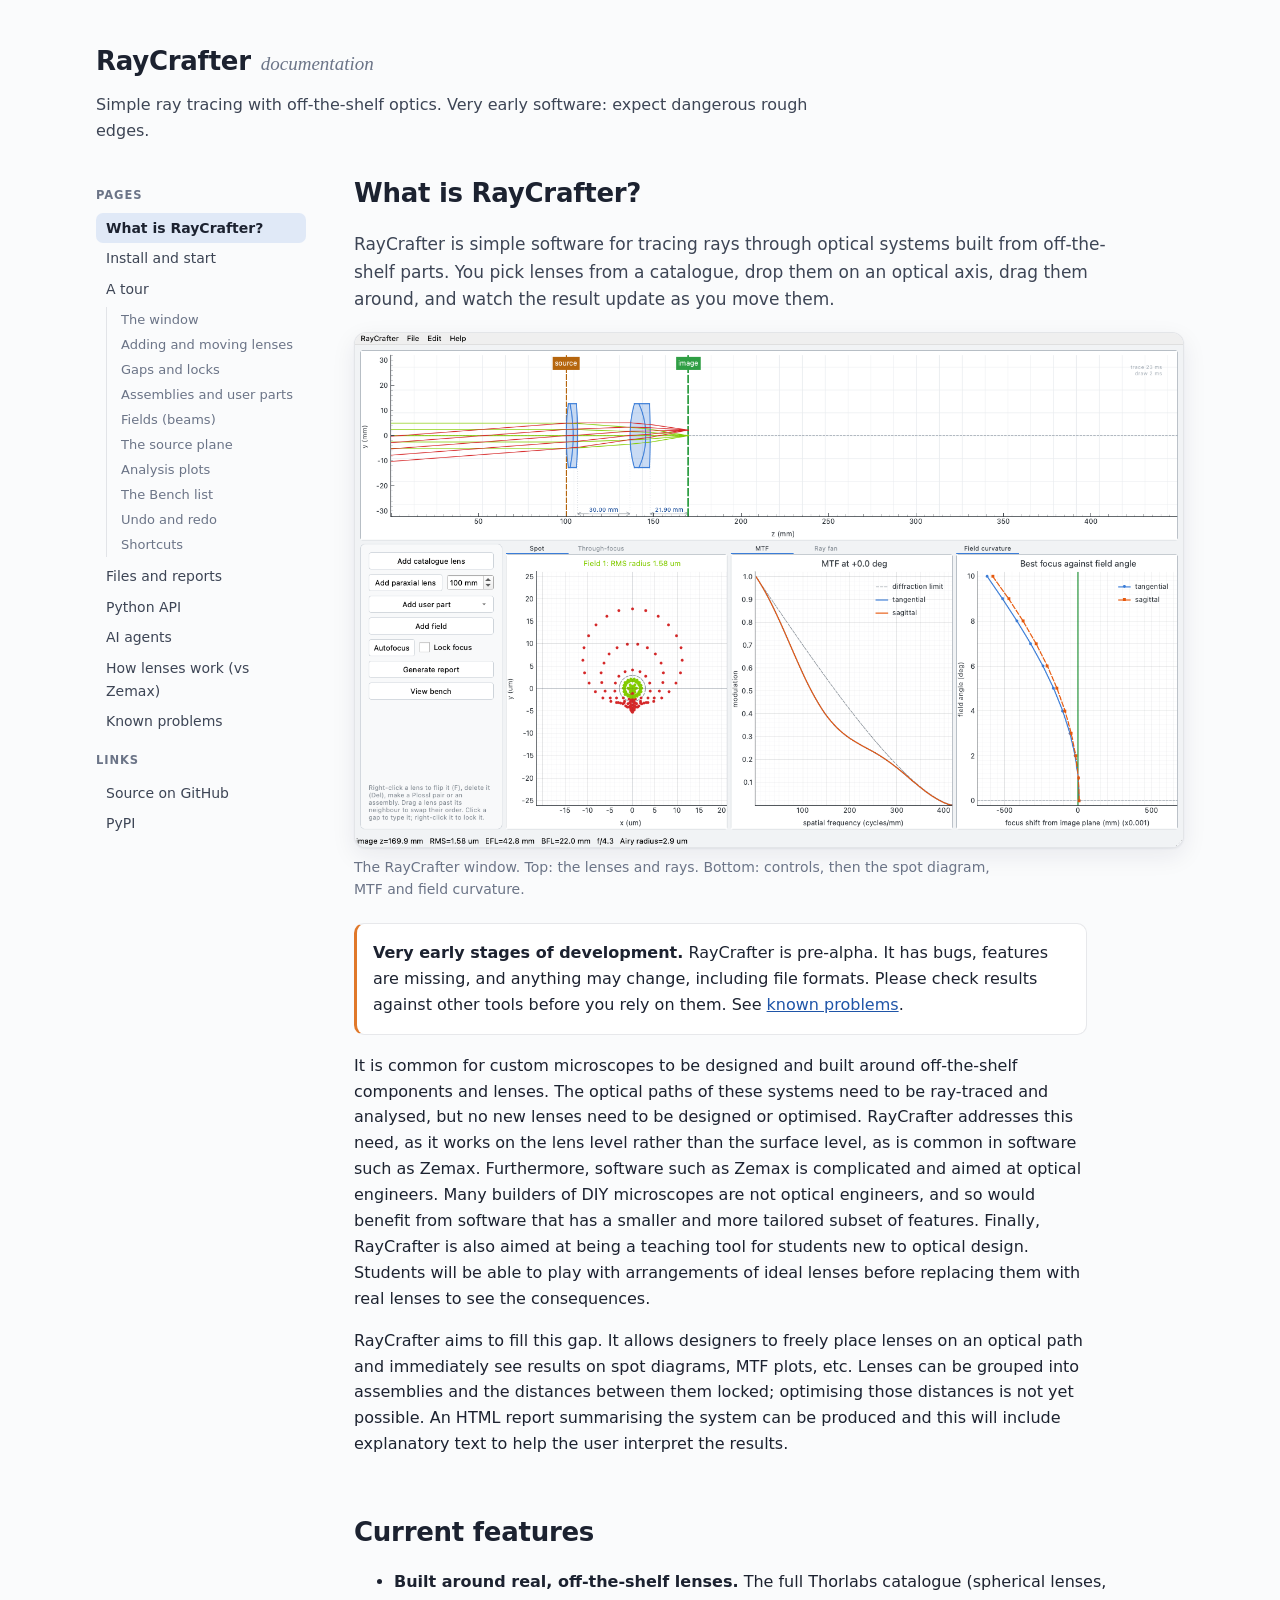
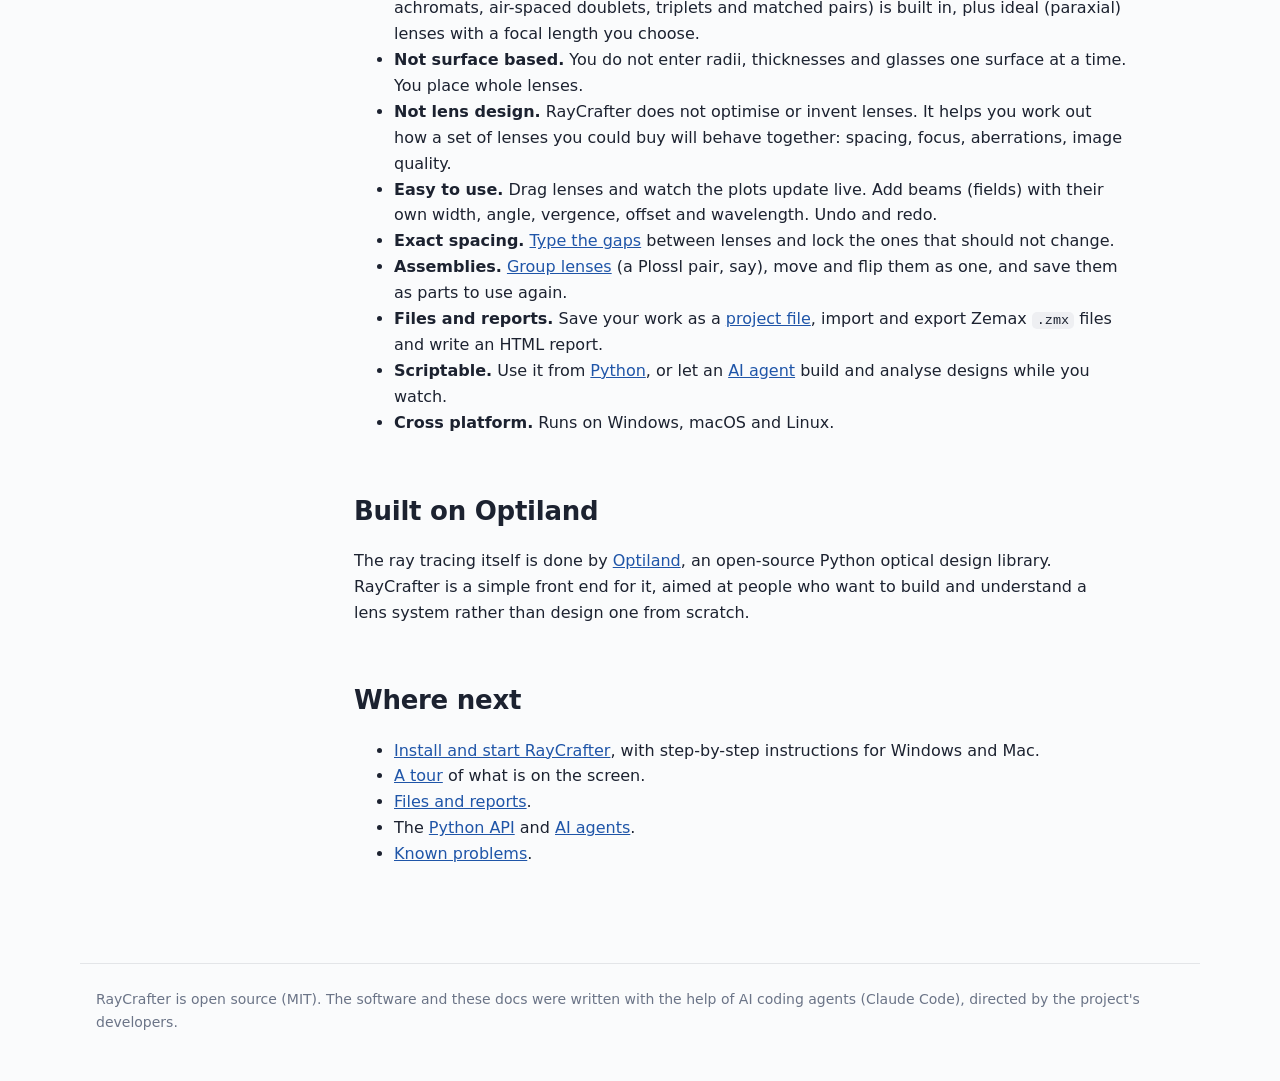
<file: index.html>
<!doctype html>
<html lang="en">
<head>
<meta charset="utf-8">
<meta name="viewport" content="width=device-width, initial-scale=1">
<title>What is RayCrafter? · RayCrafter docs</title>
<meta name="description" content="RayCrafter is simple, cross-platform software for ray tracing with off-the-shelf lenses.">
<link rel="stylesheet" href="style.css">
</head>
<body>
<header>
  <div class="brand"><b>RayCrafter</b><span>documentation</span></div>
  <p>Simple ray tracing with off-the-shelf optics. Very early software: expect dangerous rough edges.</p>
</header>
<div class="wrap">
<nav>
  <b>Pages</b>
  <a href="index.html" class="here">What is RayCrafter?</a>
  <a href="install.html">Install and start</a>
  <a href="tour.html">A tour</a>
  <div class="sub">
    <a href="tour.html#window">The window</a>
    <a href="tour.html#lenses">Adding and moving lenses</a>
    <a href="tour.html#gaps">Gaps and locks</a>
    <a href="tour.html#assemblies">Assemblies and user parts</a>
    <a href="tour.html#fields">Fields (beams)</a>
    <a href="tour.html#source">The source plane</a>
    <a href="tour.html#analysis">Analysis plots</a>
    <a href="tour.html#bench">The Bench list</a>
    <a href="tour.html#undo">Undo and redo</a>
    <a href="tour.html#keys">Shortcuts</a>
  </div>
  <a href="files.html">Files and reports</a>
  <a href="python-api.html">Python API</a>
  <a href="agents.html">AI agents</a>
  <a href="lens-model.html">How lenses work (vs Zemax)</a>
  <a href="known-problems.html">Known problems</a>
  <b>Links</b>
  <a href="https://github.com/raycrafter-optical-design/raycrafter">Source on GitHub</a>
  <a href="https://pypi.org/project/raycrafter/">PyPI</a>
</nav>
<main>
<h2 style="margin-top:10px">What is RayCrafter?</h2>
<p class="lead">RayCrafter is simple software for tracing rays through optical systems built from off-the-shelf
parts. You pick lenses from a catalogue, drop them on an optical axis, drag them around, and watch the
result update as you move them.</p>
<figure><a href="img/main-window.png" title="Open full size"><img src="img/main-window.png" alt="The RayCrafter window: a side view of two lenses with rays, and spot, MTF and field curvature plots below"></a><figcaption>The RayCrafter window. Top: the lenses and rays. Bottom: controls, then the spot diagram, MTF and field curvature.</figcaption></figure>

<div class="note warn"><p><b>Very early stages of development.</b> RayCrafter is pre-alpha. It has bugs, features are
missing, and anything may change, including file formats. Please check results against other tools before you
rely on them. See <a href="known-problems.html">known problems</a>.</p></div>

<p>
  It is common for custom microscopes to be designed and built around off-the-shelf components and lenses.
  The optical paths of these systems need to be ray-traced and analysed, but no new lenses need to be designed or optimised.
  RayCrafter addresses this need, as it works on the lens level rather than the surface level, as is common in software such as Zemax.
  Furthermore, software such as Zemax is complicated and aimed at optical engineers.
  Many builders of DIY microscopes are not optical engineers, and so would benefit from software that has a smaller and more tailored subset of features.
  Finally, RayCrafter is also aimed at being a teaching tool for students new to optical design.
  Students will be able to play with arrangements of ideal lenses before replacing them with real lenses to see the consequences.
</p>

<p>
  RayCrafter aims to fill this gap.
  It allows designers to freely place lenses on an optical path and immediately see results on spot diagrams, MTF plots, etc.
  Lenses can be grouped into assemblies and the distances between them locked; optimising those distances is not yet possible.
  An HTML report summarising the system can be produced and this will include explanatory text to help the user interpret the results.
</p>

<h2>Current features</h2>
<ul>
  <li><b>Built around real, off-the-shelf lenses.</b> The full Thorlabs catalogue (spherical lenses, achromats,
      air-spaced doublets, triplets and matched pairs) is built in, plus ideal (paraxial) lenses with a focal length you choose.</li>
  <li><b>Not surface based.</b> You do not enter radii, thicknesses and glasses one surface at a time. You place whole lenses.</li>
  <li><b>Not lens design.</b> RayCrafter does not optimise or invent lenses. It helps you work out how a set of lenses
      you could buy will behave together: spacing, focus, aberrations, image quality.</li>
  <li><b>Easy to use.</b> Drag lenses and watch the plots update live. Add beams (fields) with their own width, angle,
      vergence, offset and wavelength. Undo and redo.</li>
  <li><b>Exact spacing.</b> <a href="tour.html#gaps">Type the gaps</a> between lenses and lock the ones that should not change.</li>
  <li><b>Assemblies.</b> <a href="tour.html#assemblies">Group lenses</a> (a Plossl pair, say), move and flip them as one, and
      save them as parts to use again.</li>
  <li><b>Files and reports.</b> Save your work as a <a href="files.html">project file</a>, import and export Zemax
      <code>.zmx</code> files and write an HTML report.</li>
  <li><b>Scriptable.</b> Use it from <a href="python-api.html">Python</a>, or let an <a href="agents.html">AI agent</a>
      build and analyse designs while you watch.</li>
  <li><b>Cross platform.</b> Runs on Windows, macOS and Linux.</li>
</ul>

<h2>Built on Optiland</h2>
<p>The ray tracing itself is done by <a href="https://github.com/HarrisonKramer/optiland">Optiland</a>, an open-source
Python optical design library. RayCrafter is a simple front end for it, aimed at people who want to
build and understand a lens system rather than design one from scratch.</p>

<h2>Where next</h2>
<ul>
  <li><a href="install.html">Install and start RayCrafter</a>, with step-by-step instructions for Windows and Mac.</li>
  <li><a href="tour.html">A tour</a> of what is on the screen.</li>
  <li><a href="files.html">Files and reports</a>.</li>
  <li>The <a href="python-api.html">Python API</a> and <a href="agents.html">AI agents</a>.</li>
  <li><a href="known-problems.html">Known problems</a>.</li>
</ul>
</main>
</div>
<footer>RayCrafter is open source (MIT). The software and these docs were written with the help of AI coding agents (Claude Code), directed by the project's developers.</footer>
</body>
</html>
</file>
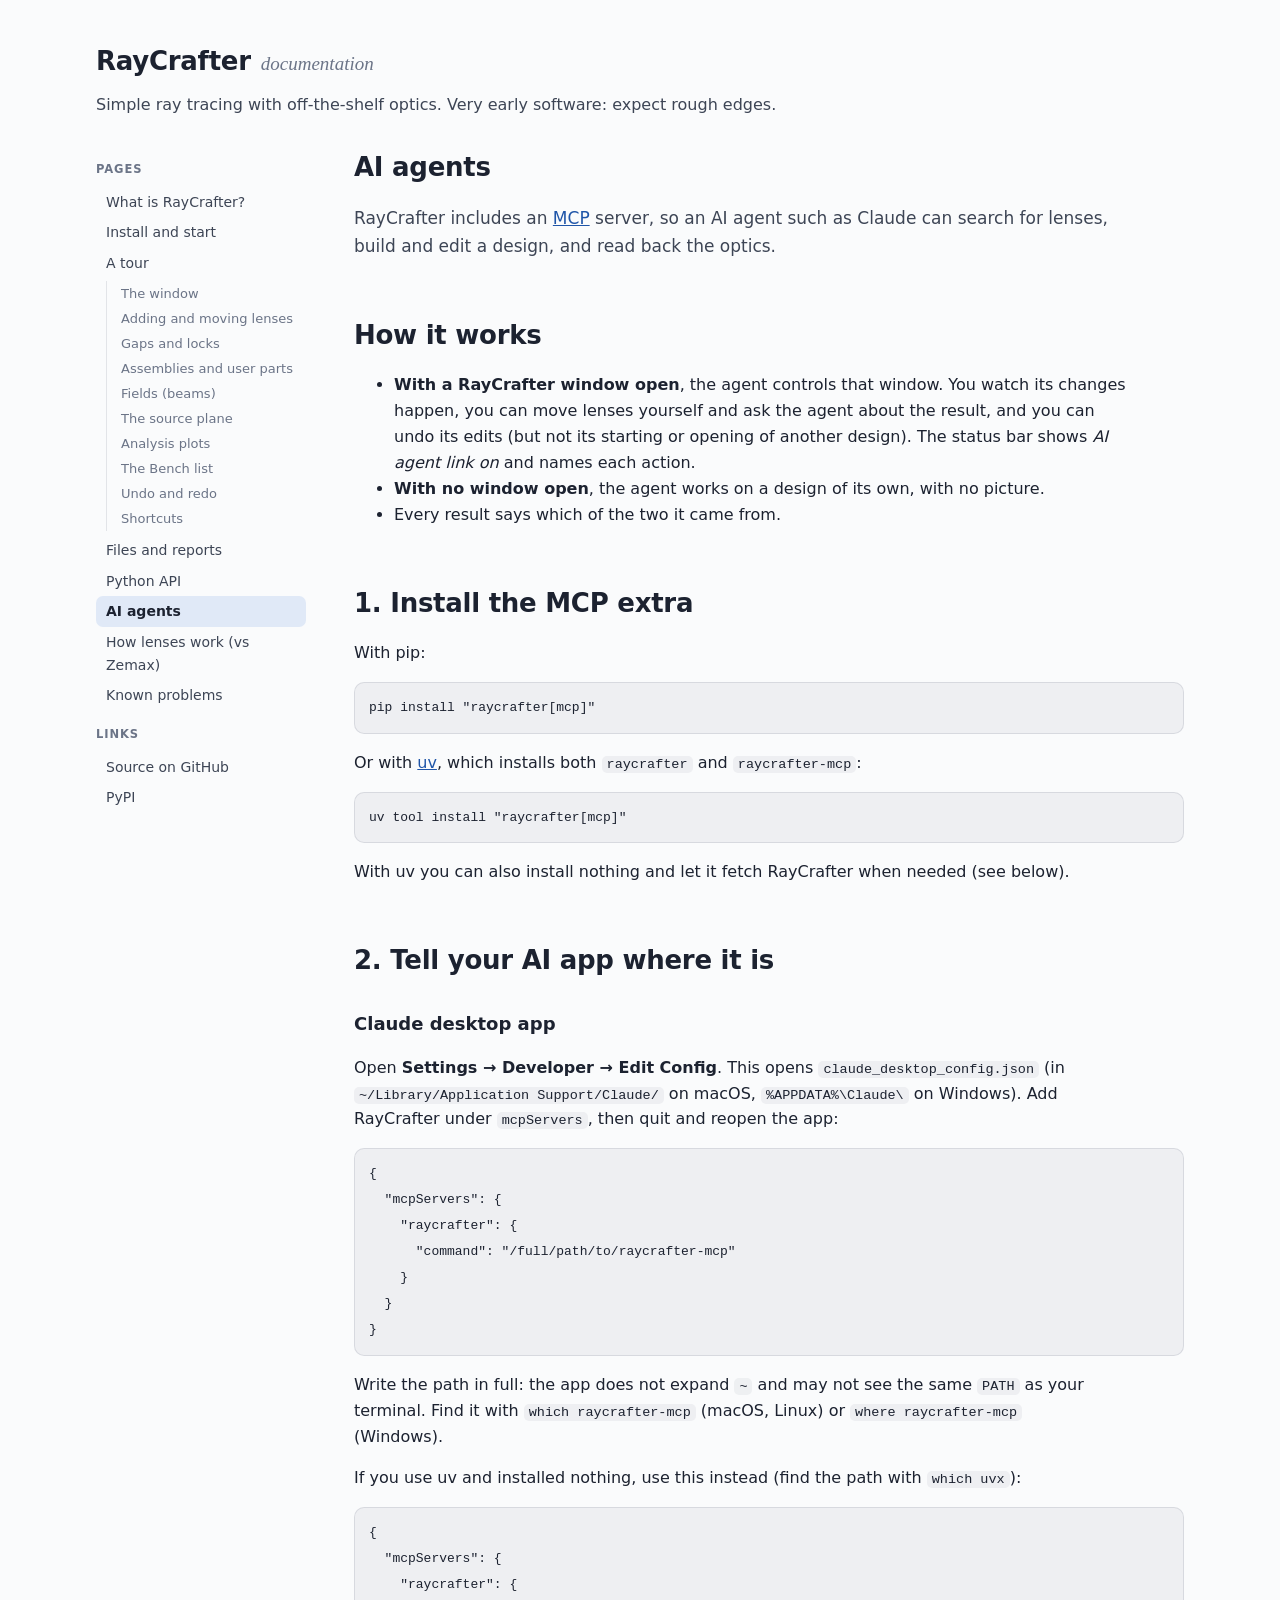
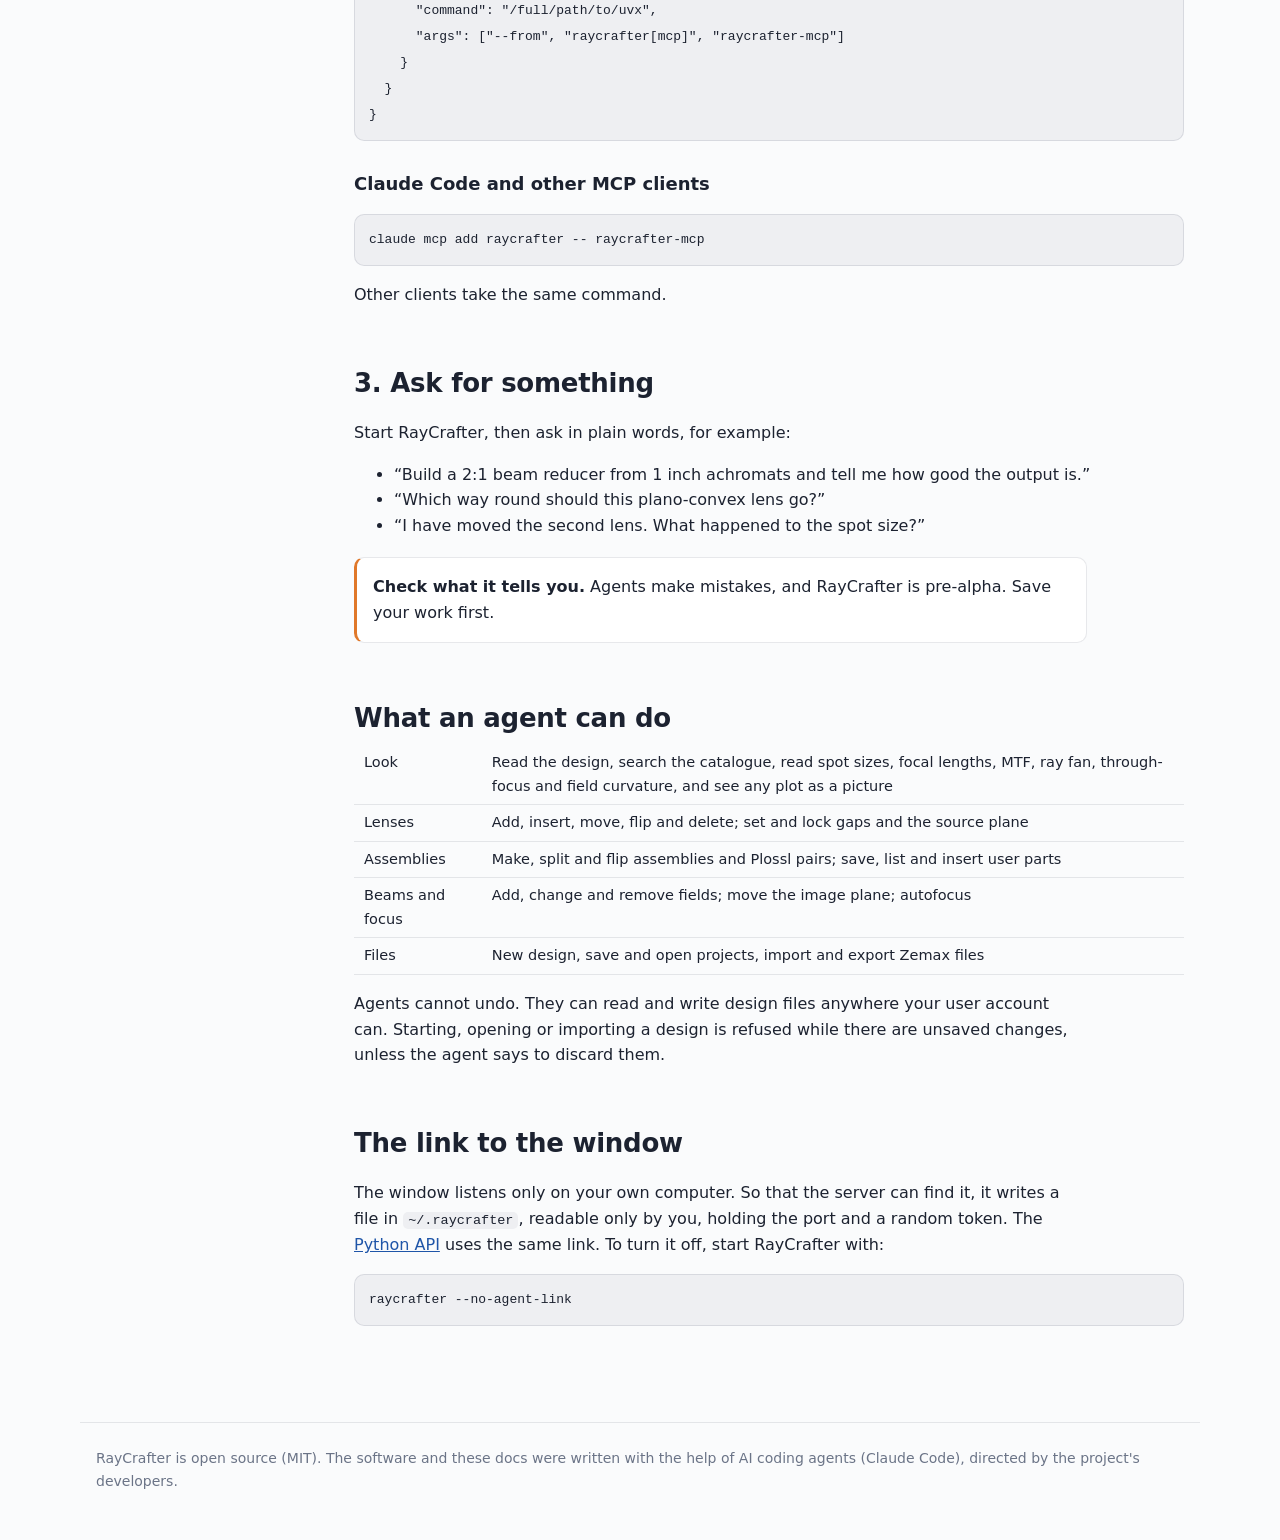
<file: agents.html>
<!doctype html>
<html lang="en">
<head>
<meta charset="utf-8">
<meta name="viewport" content="width=device-width, initial-scale=1">
<title>AI agents · RayCrafter docs</title>
<meta name="description" content="Let an AI agent such as Claude design and analyse with RayCrafter through its MCP server.">
<link rel="stylesheet" href="style.css">
</head>
<body>
<header>
  <div class="brand"><b>RayCrafter</b><span>documentation</span></div>
  <p>Simple ray tracing with off-the-shelf optics. Very early software: expect rough edges.</p>
</header>
<div class="wrap">
<nav>
  <b>Pages</b>
  <a href="index.html">What is RayCrafter?</a>
  <a href="install.html">Install and start</a>
  <a href="tour.html">A tour</a>
  <div class="sub">
    <a href="tour.html#window">The window</a>
    <a href="tour.html#lenses">Adding and moving lenses</a>
    <a href="tour.html#gaps">Gaps and locks</a>
    <a href="tour.html#assemblies">Assemblies and user parts</a>
    <a href="tour.html#fields">Fields (beams)</a>
    <a href="tour.html#source">The source plane</a>
    <a href="tour.html#analysis">Analysis plots</a>
    <a href="tour.html#bench">The Bench list</a>
    <a href="tour.html#undo">Undo and redo</a>
    <a href="tour.html#keys">Shortcuts</a>
  </div>
  <a href="files.html">Files and reports</a>
  <a href="python-api.html">Python API</a>
  <a href="agents.html" class="here">AI agents</a>
  <a href="lens-model.html">How lenses work (vs Zemax)</a>
  <a href="known-problems.html">Known problems</a>
  <b>Links</b>
  <a href="https://github.com/raycrafter-optical-design/raycrafter">Source on GitHub</a>
  <a href="https://pypi.org/project/raycrafter/">PyPI</a>
</nav>
<main>
<h2 style="margin-top:10px">AI agents</h2>
<p class="lead">RayCrafter includes an <a href="https://modelcontextprotocol.io">MCP</a> server, so an AI agent such as
Claude can search for lenses, build and edit a design, and read back the optics.</p>

<h2 id="how">How it works</h2>
<ul>
  <li><b>With a RayCrafter window open</b>, the agent controls that window. You watch its changes happen, you can move
      lenses yourself and ask the agent about the result, and you can undo its edits (but not its starting or opening of
      another design). The status bar shows <i>AI agent link on</i> and names each action.</li>
  <li><b>With no window open</b>, the agent works on a design of its own, with no picture.</li>
  <li>Every result says which of the two it came from.</li>
</ul>

<h2 id="install">1. Install the MCP extra</h2>
<p>With pip:</p>
<pre><code>pip install "raycrafter[mcp]"</code></pre>
<p>Or with <a href="install.html">uv</a>, which installs both <code>raycrafter</code> and <code>raycrafter-mcp</code>:</p>
<pre><code>uv tool install "raycrafter[mcp]"</code></pre>
<p>With uv you can also install nothing and let it fetch RayCrafter when needed (see below).</p>

<h2 id="configure">2. Tell your AI app where it is</h2>
<h3>Claude desktop app</h3>
<p>Open <b>Settings → Developer → Edit Config</b>. This opens <code>claude_desktop_config.json</code> (in
<code>~/Library/Application Support/Claude/</code> on macOS, <code>%APPDATA%\Claude\</code> on Windows). Add RayCrafter
under <code>mcpServers</code>, then quit and reopen the app:</p>
<pre><code>{
  "mcpServers": {
    "raycrafter": {
      "command": "/full/path/to/raycrafter-mcp"
    }
  }
}</code></pre>
<p>Write the path in full: the app does not expand <code>~</code> and may not see the same <code>PATH</code> as your
terminal. Find it with <code>which raycrafter-mcp</code> (macOS, Linux) or <code>where raycrafter-mcp</code>
(Windows).</p>
<p>If you use uv and installed nothing, use this instead (find the path with <code>which uvx</code>):</p>
<pre><code>{
  "mcpServers": {
    "raycrafter": {
      "command": "/full/path/to/uvx",
      "args": ["--from", "raycrafter[mcp]", "raycrafter-mcp"]
    }
  }
}</code></pre>
<h3>Claude Code and other MCP clients</h3>
<pre><code>claude mcp add raycrafter -- raycrafter-mcp</code></pre>
<p>Other clients take the same command.</p>

<h2 id="use">3. Ask for something</h2>
<p>Start RayCrafter, then ask in plain words, for example:</p>
<ul>
  <li>&ldquo;Build a 2:1 beam reducer from 1 inch achromats and tell me how good the output is.&rdquo;</li>
  <li>&ldquo;Which way round should this plano-convex lens go?&rdquo;</li>
  <li>&ldquo;I have moved the second lens. What happened to the spot size?&rdquo;</li>
</ul>
<div class="note warn"><p><b>Check what it tells you.</b> Agents make mistakes, and RayCrafter is pre-alpha. Save your
work first.</p></div>

<h2 id="tools">What an agent can do</h2>
<div class="table"><table>
<tr><td>Look</td><td>Read the design, search the catalogue, read spot sizes, focal lengths, MTF, ray fan, through-focus and
field curvature, and see any plot as a picture</td></tr>
<tr><td>Lenses</td><td>Add, insert, move, flip and delete; set and lock gaps and the source plane</td></tr>
<tr><td>Assemblies</td><td>Make, split and flip assemblies and Plossl pairs; save, list and insert user parts</td></tr>
<tr><td>Beams and focus</td><td>Add, change and remove fields; move the image plane; autofocus</td></tr>
<tr><td>Files</td><td>New design, save and open projects, import and export Zemax files</td></tr>
</table></div>
<p>Agents cannot undo. They can read and write design files anywhere your user account can. Starting, opening or
importing a design is refused while there are unsaved changes, unless the agent says to discard them.</p>

<h2 id="privacy">The link to the window</h2>
<p>The window listens only on your own computer. So that the server can find it, it writes a file in
<code>~/.raycrafter</code>, readable only by you, holding the port and a random token. The
<a href="python-api.html#window">Python API</a> uses the same link. To turn it off, start RayCrafter with:</p>
<pre><code>raycrafter --no-agent-link</code></pre>
</main>
</div>
<footer>RayCrafter is open source (MIT). The software and these docs were written with the help of AI coding agents (Claude Code), directed by the project's developers.</footer>
</body>
</html>
</file>
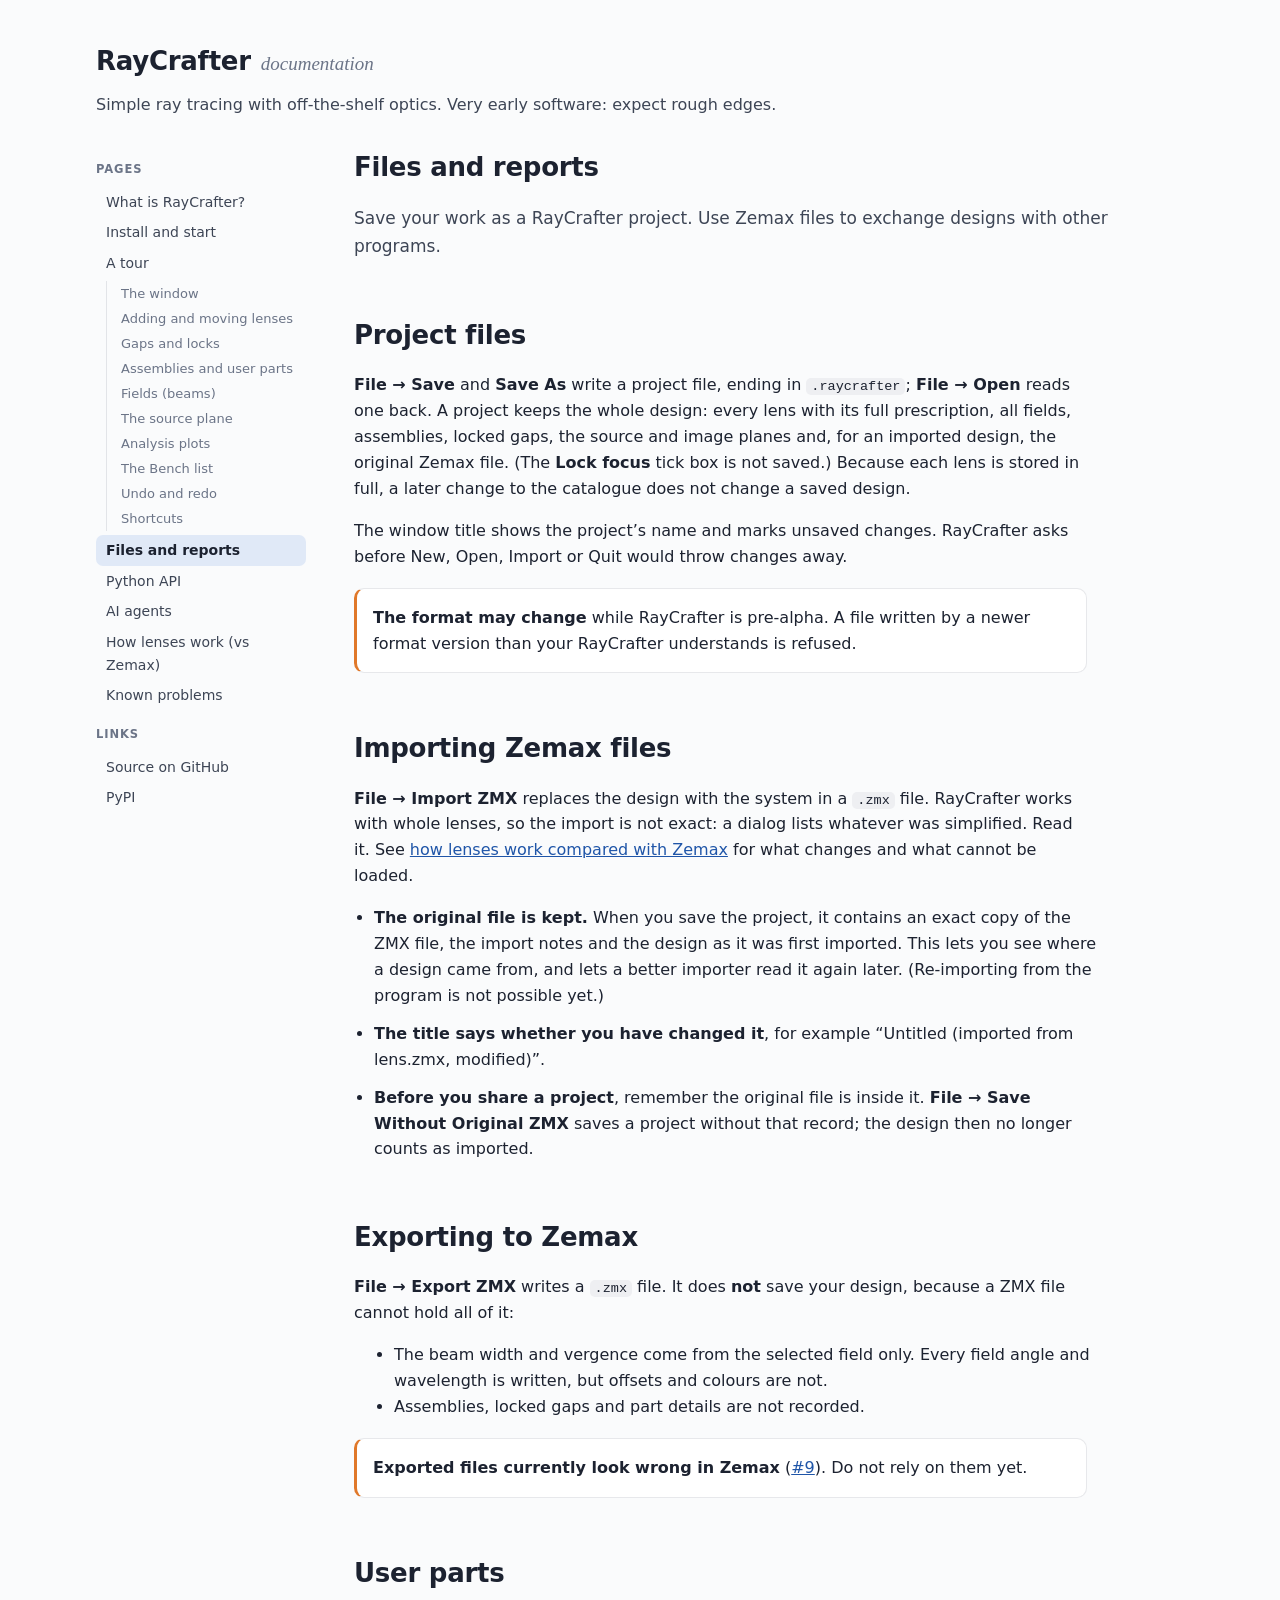
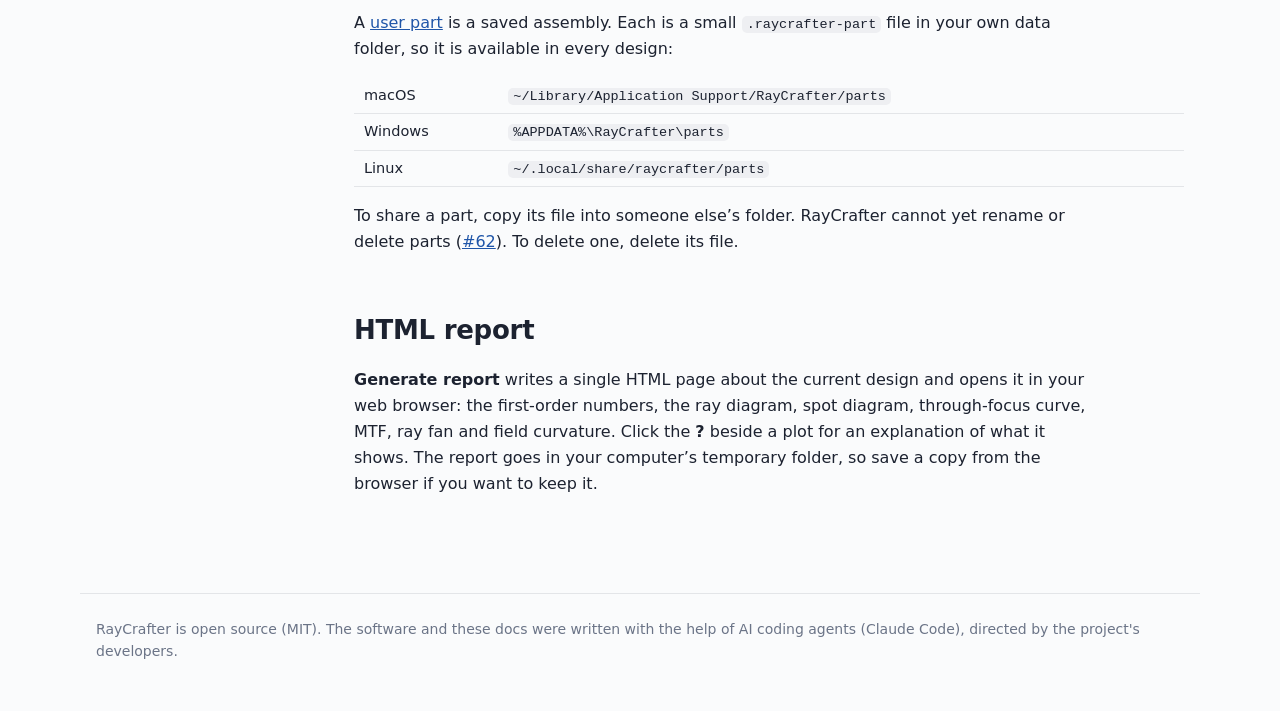
<file: files.html>
<!doctype html>
<html lang="en">
<head>
<meta charset="utf-8">
<meta name="viewport" content="width=device-width, initial-scale=1">
<title>Files and reports · RayCrafter docs</title>
<meta name="description" content="RayCrafter project files, Zemax import and export, user parts and HTML reports.">
<link rel="stylesheet" href="style.css">
</head>
<body>
<header>
  <div class="brand"><b>RayCrafter</b><span>documentation</span></div>
  <p>Simple ray tracing with off-the-shelf optics. Very early software: expect rough edges.</p>
</header>
<div class="wrap">
<nav>
  <b>Pages</b>
  <a href="index.html">What is RayCrafter?</a>
  <a href="install.html">Install and start</a>
  <a href="tour.html">A tour</a>
  <div class="sub">
    <a href="tour.html#window">The window</a>
    <a href="tour.html#lenses">Adding and moving lenses</a>
    <a href="tour.html#gaps">Gaps and locks</a>
    <a href="tour.html#assemblies">Assemblies and user parts</a>
    <a href="tour.html#fields">Fields (beams)</a>
    <a href="tour.html#source">The source plane</a>
    <a href="tour.html#analysis">Analysis plots</a>
    <a href="tour.html#bench">The Bench list</a>
    <a href="tour.html#undo">Undo and redo</a>
    <a href="tour.html#keys">Shortcuts</a>
  </div>
  <a href="files.html" class="here">Files and reports</a>
  <a href="python-api.html">Python API</a>
  <a href="agents.html">AI agents</a>
  <a href="lens-model.html">How lenses work (vs Zemax)</a>
  <a href="known-problems.html">Known problems</a>
  <b>Links</b>
  <a href="https://github.com/raycrafter-optical-design/raycrafter">Source on GitHub</a>
  <a href="https://pypi.org/project/raycrafter/">PyPI</a>
</nav>
<main>
<h2 style="margin-top:10px">Files and reports</h2>
<p class="lead">Save your work as a RayCrafter project. Use Zemax files to exchange designs with other programs.</p>

<h2 id="projects">Project files</h2>
<p><b>File → Save</b> and <b>Save As</b> write a project file, ending in <code>.raycrafter</code>; <b>File → Open</b>
reads one back. A project keeps the whole design: every lens with its full prescription, all fields, assemblies, locked
gaps, the source and image planes and, for an imported design, the original Zemax file. (The <b>Lock focus</b> tick box
is not saved.) Because each lens is stored in full, a later change to the catalogue does not change a saved design.</p>
<p>The window title shows the project&rsquo;s name and marks unsaved changes. RayCrafter asks before New, Open, Import or
Quit would throw changes away.</p>
<div class="note warn"><p><b>The format may change</b> while RayCrafter is pre-alpha. A file written by a newer format
version than your RayCrafter understands is refused.</p></div>

<h2 id="import">Importing Zemax files</h2>
<p><b>File → Import ZMX</b> replaces the design with the system in a <code>.zmx</code> file. RayCrafter works with whole
lenses, so the import is not exact: a dialog lists whatever was simplified. Read it. See
<a href="lens-model.html">how lenses work compared with Zemax</a> for what changes and what cannot be loaded.</p>
<ul class="problems">
  <li><b>The original file is kept.</b> When you save the project, it contains an exact copy of the ZMX file, the import
      notes and the design as it was first imported. This lets you see where a design came from, and lets a better importer
      read it again later. (Re-importing from the program is not possible yet.)</li>
  <li><b>The title says whether you have changed it</b>, for example &ldquo;Untitled (imported from lens.zmx,
      modified)&rdquo;.</li>
  <li><b>Before you share a project</b>, remember the original file is inside it. <b>File → Save Without Original
      ZMX</b> saves a project without that record; the design then no longer counts as imported.</li>
</ul>

<h2 id="export">Exporting to Zemax</h2>
<p><b>File → Export ZMX</b> writes a <code>.zmx</code> file. It does <b>not</b> save your design, because a ZMX file cannot
hold all of it:</p>
<ul>
  <li>The beam width and vergence come from the selected field only. Every field angle and wavelength is written, but
      offsets and colours are not.</li>
  <li>Assemblies, locked gaps and part details are not recorded.</li>
</ul>
<div class="note warn"><p><b>Exported files currently look wrong in Zemax</b> (<a href="https://github.com/raycrafter-optical-design/raycrafter/issues/9">#9</a>).
Do not rely on them yet.</p></div>

<h2 id="parts">User parts</h2>
<p>A <a href="tour.html#assemblies">user part</a> is a saved assembly. Each is a small <code>.raycrafter-part</code> file in
your own data folder, so it is available in every design:</p>
<div class="table"><table>
<tr><td>macOS</td><td><code>~/Library/Application Support/RayCrafter/parts</code></td></tr>
<tr><td>Windows</td><td><code>%APPDATA%\RayCrafter\parts</code></td></tr>
<tr><td>Linux</td><td><code>~/.local/share/raycrafter/parts</code></td></tr>
</table></div>
<p>To share a part, copy its file into someone else&rsquo;s folder. RayCrafter cannot yet rename or delete parts
(<a href="https://github.com/raycrafter-optical-design/raycrafter/issues/62">#62</a>). To delete one, delete its file.</p>

<h2 id="report">HTML report</h2>
<p><b>Generate report</b> writes a single HTML page about the current design and opens it in your web browser: the
first-order numbers, the ray diagram, spot diagram, through-focus curve, MTF, ray fan and field curvature. Click the
<b>?</b> beside a plot for an explanation of what it shows. The report goes in your computer&rsquo;s temporary folder, so
save a copy from the browser if you want to keep it.</p>
</main>
</div>
<footer>RayCrafter is open source (MIT). The software and these docs were written with the help of AI coding agents (Claude Code), directed by the project's developers.</footer>
</body>
</html>
</file>
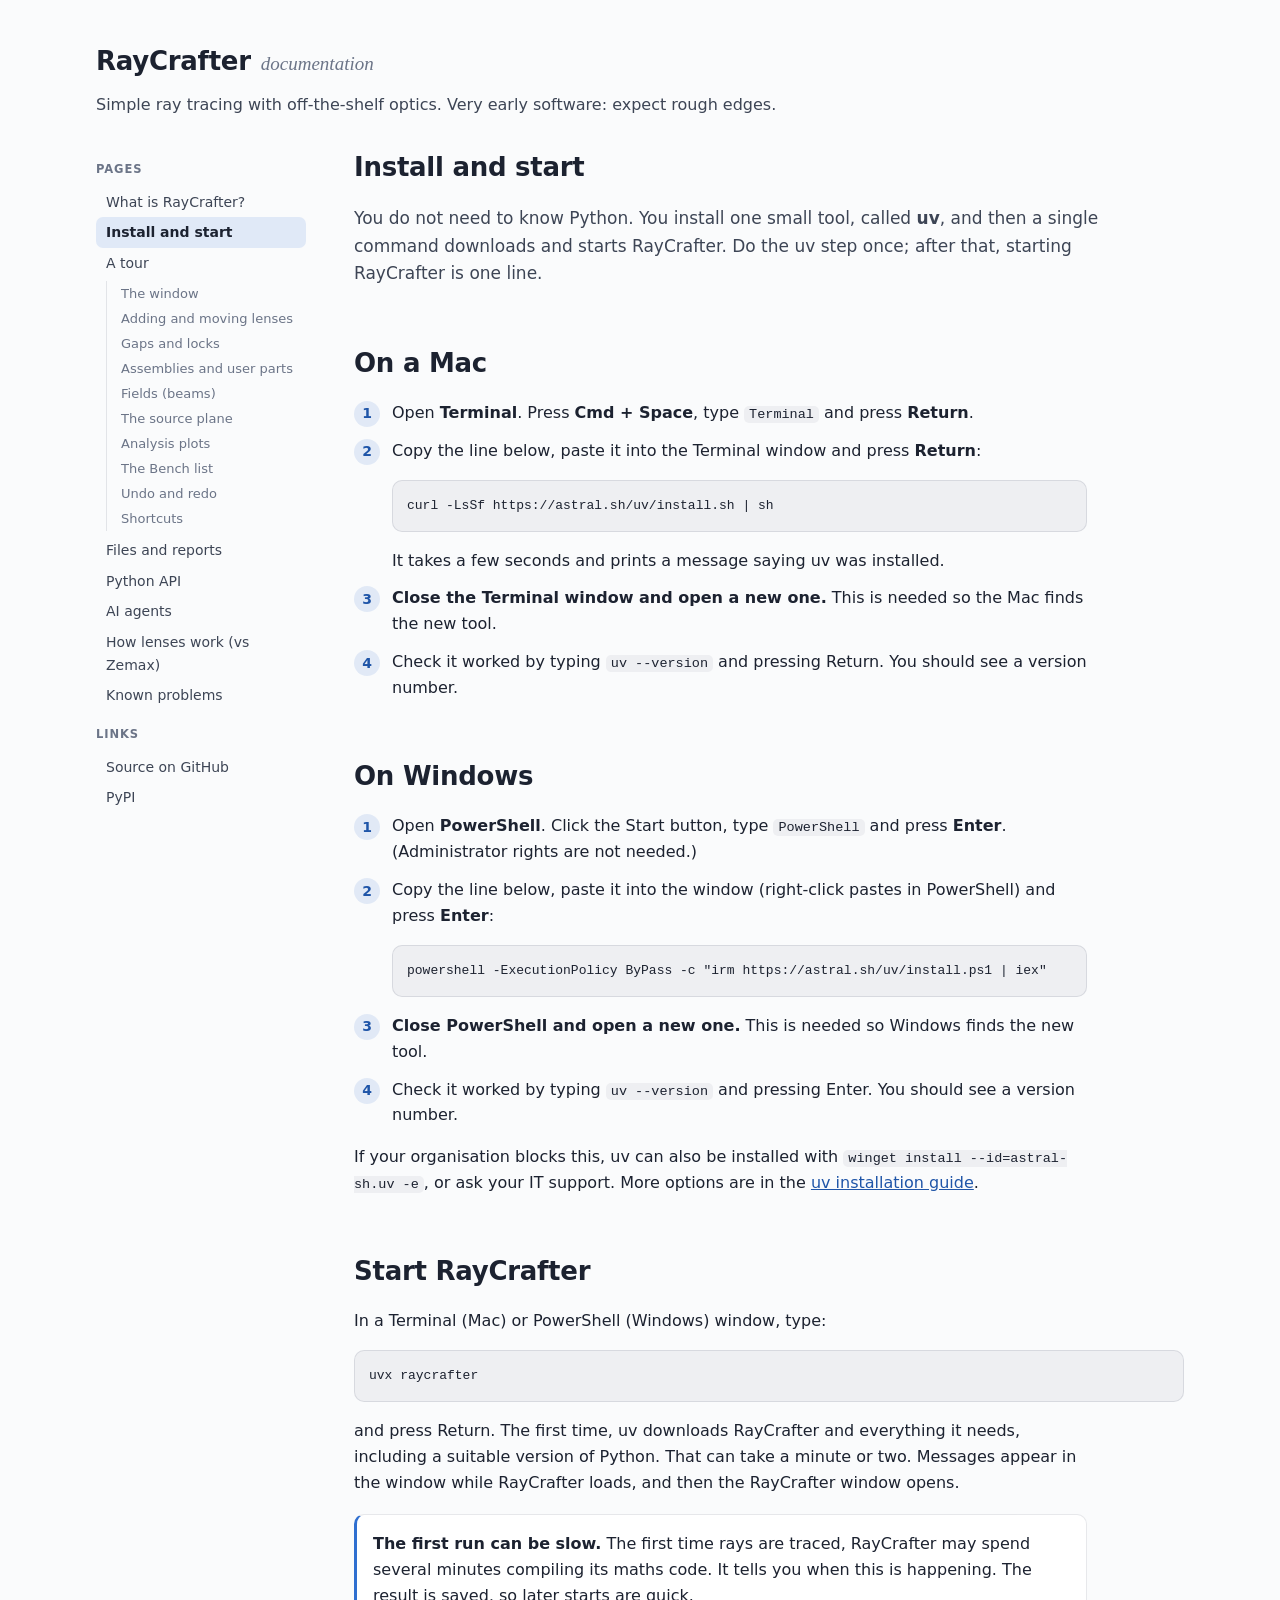
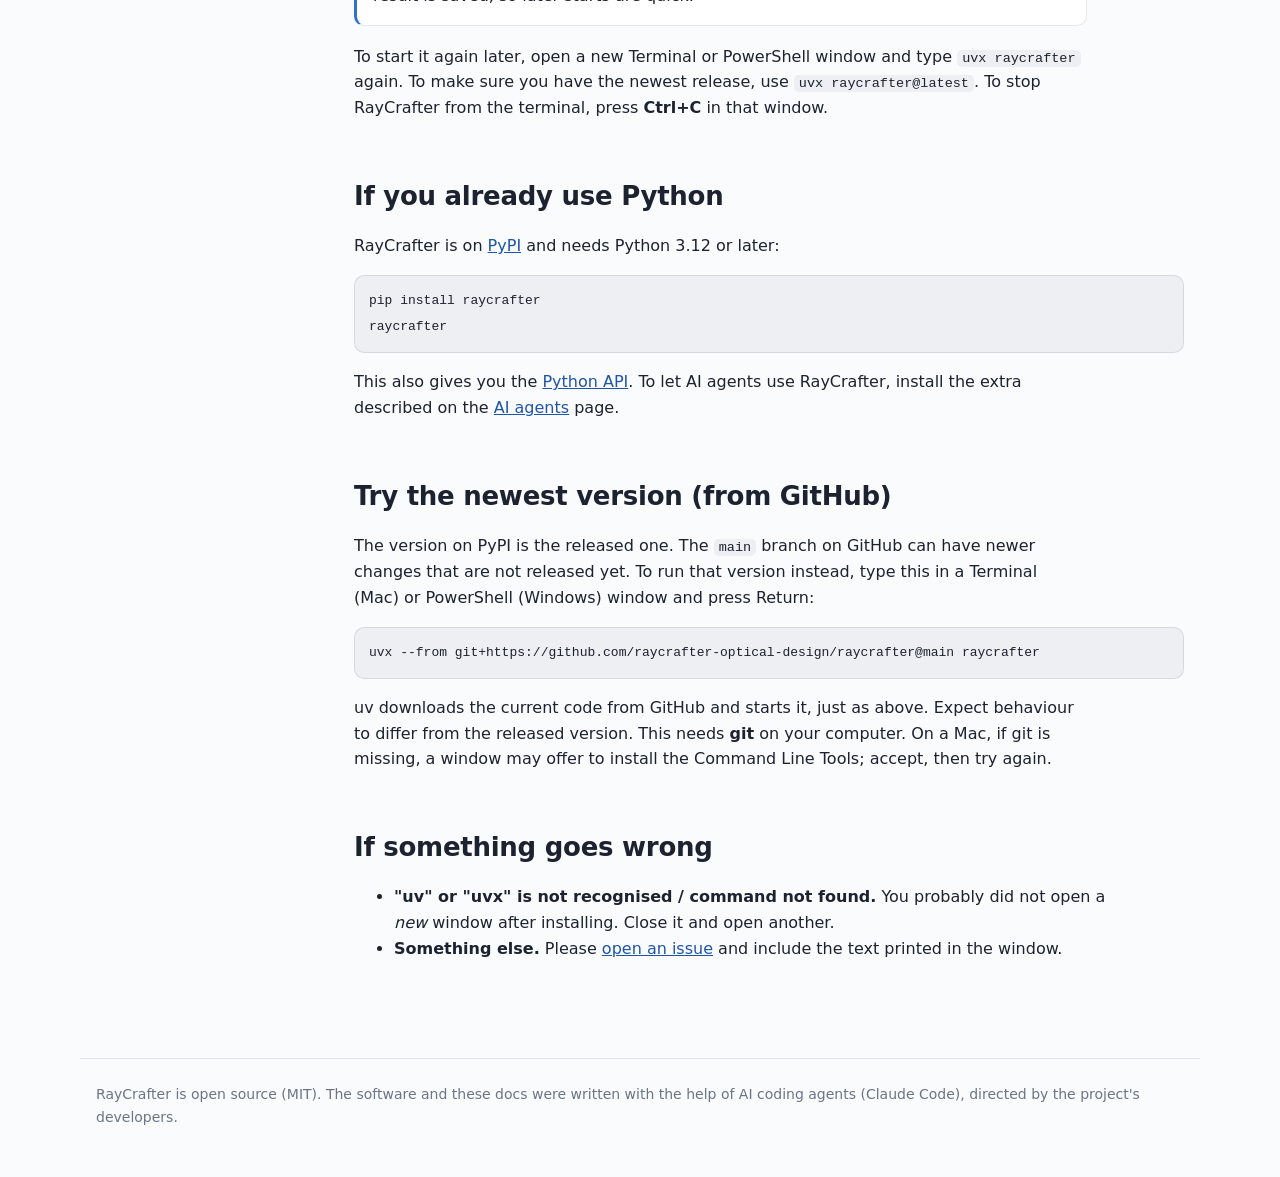
<file: install.html>
<!doctype html>
<html lang="en">
<head>
<meta charset="utf-8">
<meta name="viewport" content="width=device-width, initial-scale=1">
<title>Install and start · RayCrafter docs</title>
<meta name="description" content="How to install uv on Windows and Mac and start RayCrafter with uvx raycrafter.">
<link rel="stylesheet" href="style.css">
</head>
<body>
<header>
  <div class="brand"><b>RayCrafter</b><span>documentation</span></div>
  <p>Simple ray tracing with off-the-shelf optics. Very early software: expect rough edges.</p>
</header>
<div class="wrap">
<nav>
  <b>Pages</b>
  <a href="index.html">What is RayCrafter?</a>
  <a href="install.html" class="here">Install and start</a>
  <a href="tour.html">A tour</a>
  <div class="sub">
    <a href="tour.html#window">The window</a>
    <a href="tour.html#lenses">Adding and moving lenses</a>
    <a href="tour.html#gaps">Gaps and locks</a>
    <a href="tour.html#assemblies">Assemblies and user parts</a>
    <a href="tour.html#fields">Fields (beams)</a>
    <a href="tour.html#source">The source plane</a>
    <a href="tour.html#analysis">Analysis plots</a>
    <a href="tour.html#bench">The Bench list</a>
    <a href="tour.html#undo">Undo and redo</a>
    <a href="tour.html#keys">Shortcuts</a>
  </div>
  <a href="files.html">Files and reports</a>
  <a href="python-api.html">Python API</a>
  <a href="agents.html">AI agents</a>
  <a href="lens-model.html">How lenses work (vs Zemax)</a>
  <a href="known-problems.html">Known problems</a>
  <b>Links</b>
  <a href="https://github.com/raycrafter-optical-design/raycrafter">Source on GitHub</a>
  <a href="https://pypi.org/project/raycrafter/">PyPI</a>
</nav>
<main>
<h2 style="margin-top:10px">Install and start</h2>
<p class="lead">You do not need to know Python. You install one small tool, called <b>uv</b>, and then a single
command downloads and starts RayCrafter. Do the uv step once; after that, starting RayCrafter is one line.</p>

<h2 id="mac">On a Mac</h2>
<ol class="steps">
  <li>Open <b>Terminal</b>. Press <b>Cmd + Space</b>, type <code>Terminal</code> and press <b>Return</b>.</li>
  <li>Copy the line below, paste it into the Terminal window and press <b>Return</b>:
<pre><code>curl -LsSf https://astral.sh/uv/install.sh | sh</code></pre>
  It takes a few seconds and prints a message saying uv was installed.</li>
  <li><b>Close the Terminal window and open a new one.</b> This is needed so the Mac finds the new tool.</li>
  <li>Check it worked by typing <code>uv --version</code> and pressing Return. You should see a version number.</li>
</ol>

<h2 id="windows">On Windows</h2>
<ol class="steps">
  <li>Open <b>PowerShell</b>. Click the Start button, type <code>PowerShell</code> and press <b>Enter</b>.
      (Administrator rights are not needed.)</li>
  <li>Copy the line below, paste it into the window (right-click pastes in PowerShell) and press <b>Enter</b>:
<pre><code>powershell -ExecutionPolicy ByPass -c "irm https://astral.sh/uv/install.ps1 | iex"</code></pre>
  </li>
  <li><b>Close PowerShell and open a new one.</b> This is needed so Windows finds the new tool.</li>
  <li>Check it worked by typing <code>uv --version</code> and pressing Enter. You should see a version number.</li>
</ol>
<p>If your organisation blocks this, uv can also be installed with <code>winget install --id=astral-sh.uv -e</code>,
or ask your IT support. More options are in the <a href="https://docs.astral.sh/uv/getting-started/installation/">uv installation guide</a>.</p>

<h2 id="start">Start RayCrafter</h2>
<p>In a Terminal (Mac) or PowerShell (Windows) window, type:</p>
<pre><code>uvx raycrafter</code></pre>
<p>and press Return. The first time, uv downloads RayCrafter and everything it needs, including a suitable
version of Python. That can take a minute or two. Messages appear in the window while RayCrafter loads, and then the
RayCrafter window opens.</p>

<div class="note"><p><b>The first run can be slow.</b> The first time rays are traced, RayCrafter may spend several minutes
compiling its maths code. It tells you when this is happening. The result is saved, so later starts are quick.</p></div>

<p>To start it again later, open a new Terminal or PowerShell window and type <code>uvx raycrafter</code> again.
To make sure you have the newest release, use <code>uvx raycrafter@latest</code>. To stop RayCrafter from the
terminal, press <b>Ctrl+C</b> in that window.</p>

<h2 id="pip">If you already use Python</h2>
<p>RayCrafter is on <a href="https://pypi.org/project/raycrafter/">PyPI</a> and needs Python 3.12 or later:</p>
<pre><code>pip install raycrafter
raycrafter</code></pre>
<p>This also gives you the <a href="python-api.html">Python API</a>. To let AI agents use RayCrafter, install the extra
described on the <a href="agents.html">AI agents</a> page.</p>

<h2 id="main">Try the newest version (from GitHub)</h2>
<p>The version on PyPI is the released one. The <code>main</code> branch on GitHub can have newer changes that are not
released yet. To run that version instead, type this in a Terminal (Mac) or PowerShell (Windows) window and press Return:</p>
<pre><code>uvx --from git+https://github.com/raycrafter-optical-design/raycrafter@main raycrafter</code></pre>
<p>uv downloads the current code from GitHub and starts it, just as above. Expect behaviour to differ from the
released version. This needs <b>git</b> on your computer. On a Mac, if git is missing, a window may offer to install
the Command Line Tools; accept, then try again.</p>

<h2>If something goes wrong</h2>
<ul>
  <li><b>"uv" or "uvx" is not recognised / command not found.</b> You probably did not open a <i>new</i> window after installing. Close it and open another.</li>
  <li><b>Something else.</b> Please <a href="https://github.com/raycrafter-optical-design/raycrafter/issues">open an issue</a>
      and include the text printed in the window.</li>
</ul>
</main>
</div>
<footer>RayCrafter is open source (MIT). The software and these docs were written with the help of AI coding agents (Claude Code), directed by the project's developers.</footer>
</body>
</html>
</file>
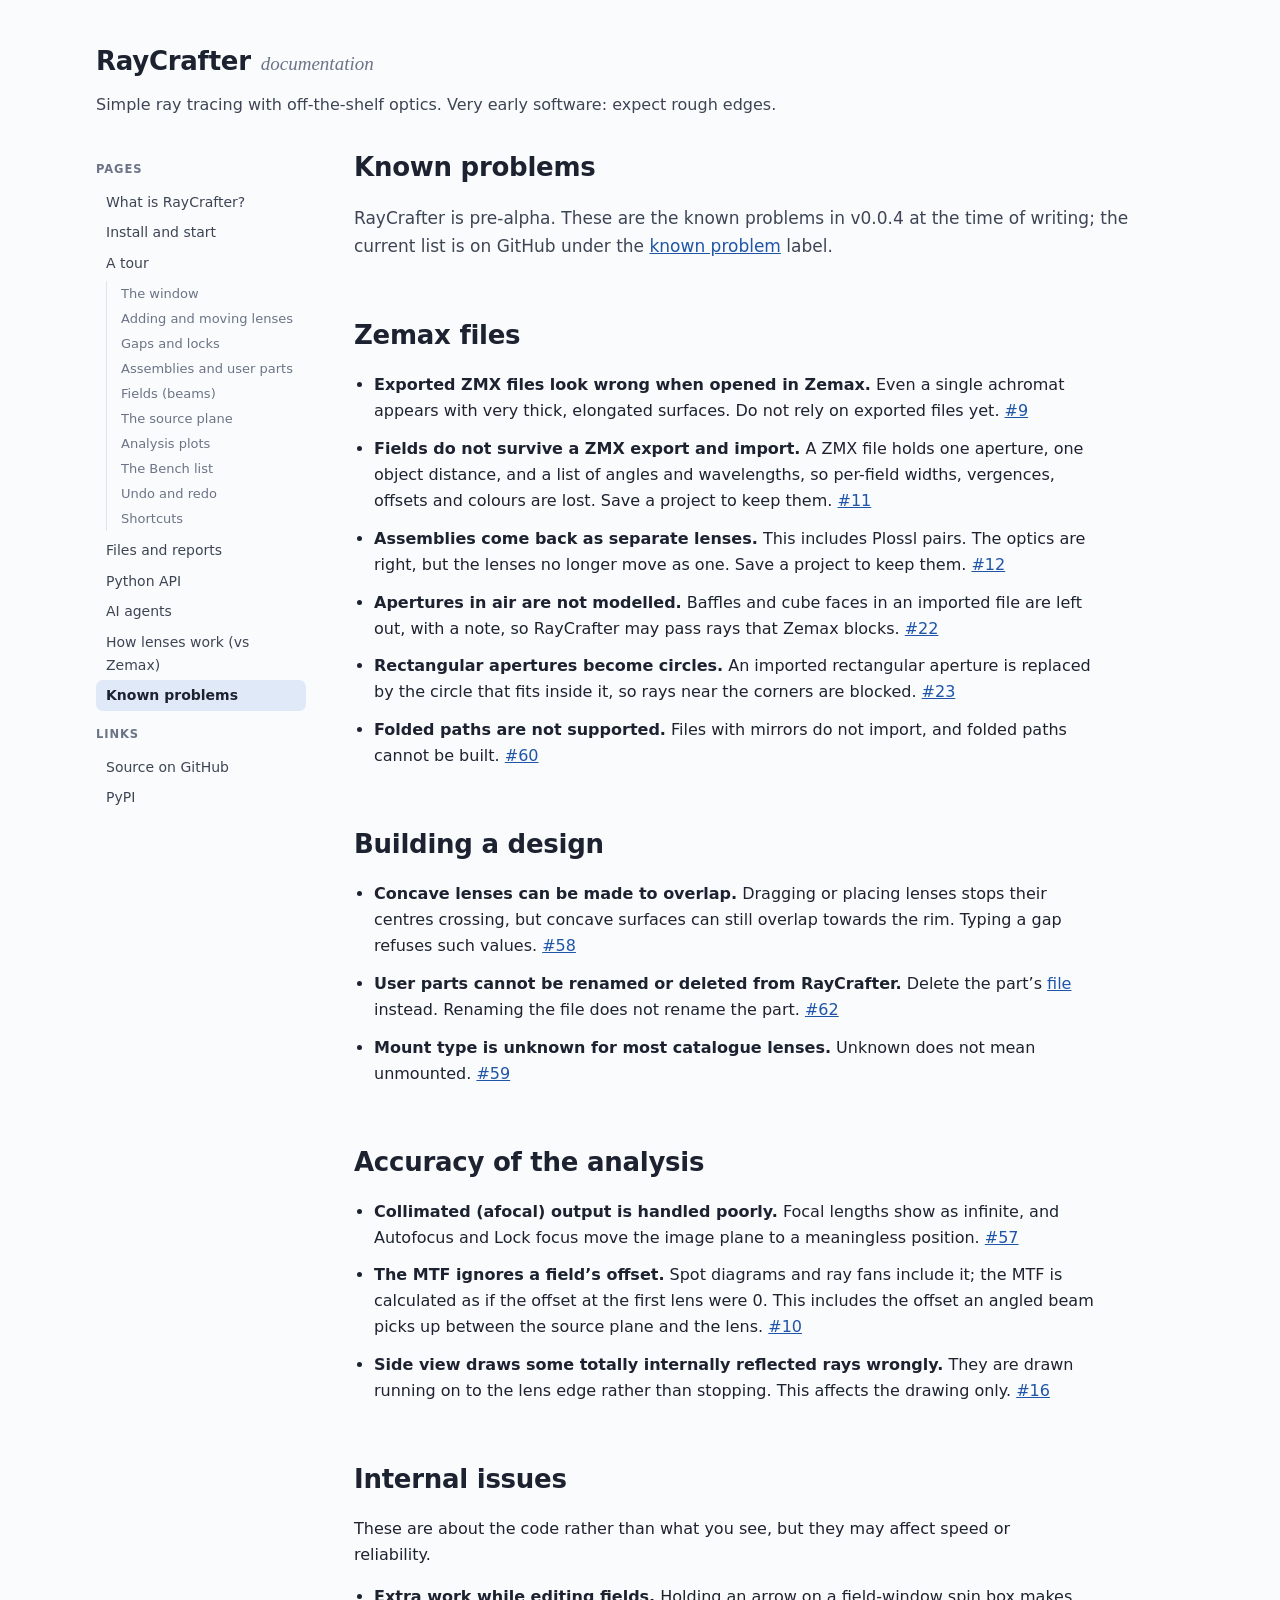
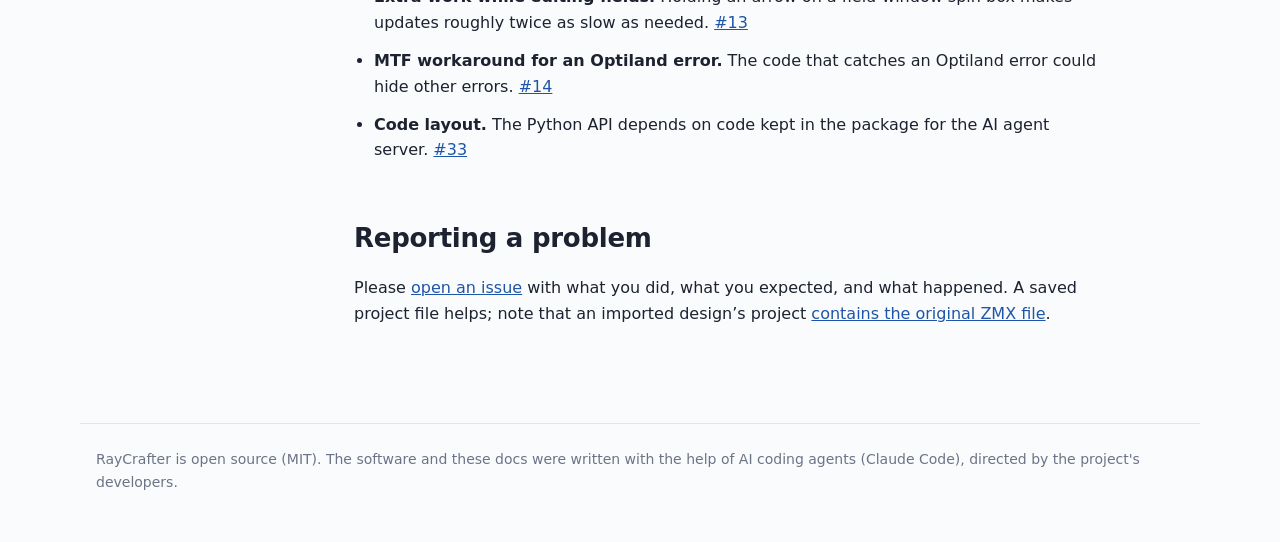
<file: known-problems.html>
<!doctype html>
<html lang="en">
<head>
<meta charset="utf-8">
<meta name="viewport" content="width=device-width, initial-scale=1">
<title>Known problems · RayCrafter docs</title>
<meta name="description" content="Known problems with RayCrafter, taken from the project's issue tracker.">
<link rel="stylesheet" href="style.css">
</head>
<body>
<header>
  <div class="brand"><b>RayCrafter</b><span>documentation</span></div>
  <p>Simple ray tracing with off-the-shelf optics. Very early software: expect rough edges.</p>
</header>
<div class="wrap">
<nav>
  <b>Pages</b>
  <a href="index.html">What is RayCrafter?</a>
  <a href="install.html">Install and start</a>
  <a href="tour.html">A tour</a>
  <div class="sub">
    <a href="tour.html#window">The window</a>
    <a href="tour.html#lenses">Adding and moving lenses</a>
    <a href="tour.html#gaps">Gaps and locks</a>
    <a href="tour.html#assemblies">Assemblies and user parts</a>
    <a href="tour.html#fields">Fields (beams)</a>
    <a href="tour.html#source">The source plane</a>
    <a href="tour.html#analysis">Analysis plots</a>
    <a href="tour.html#bench">The Bench list</a>
    <a href="tour.html#undo">Undo and redo</a>
    <a href="tour.html#keys">Shortcuts</a>
  </div>
  <a href="files.html">Files and reports</a>
  <a href="python-api.html">Python API</a>
  <a href="agents.html">AI agents</a>
  <a href="lens-model.html">How lenses work (vs Zemax)</a>
  <a href="known-problems.html" class="here">Known problems</a>
  <b>Links</b>
  <a href="https://github.com/raycrafter-optical-design/raycrafter">Source on GitHub</a>
  <a href="https://pypi.org/project/raycrafter/">PyPI</a>
</nav>
<main>
<h2 style="margin-top:10px">Known problems</h2>
<p class="lead">RayCrafter is pre-alpha. These are the known problems in v0.0.4 at the time of writing; the current list
is on GitHub under the
<a href="https://github.com/raycrafter-optical-design/raycrafter/issues?q=is%3Aissue+state%3Aopen+label%3A%22known+problem%22">known problem</a> label.</p>

<h2>Zemax files</h2>
<ul class="problems">
  <li><b>Exported ZMX files look wrong when opened in Zemax.</b> Even a single achromat appears with very thick, elongated surfaces. Do not rely on exported files yet. <a href="https://github.com/raycrafter-optical-design/raycrafter/issues/9">#9</a></li>
  <li><b>Fields do not survive a ZMX export and import.</b> A ZMX file holds one aperture, one object distance, and a list of angles and wavelengths, so per-field widths, vergences, offsets and colours are lost. Save a project to keep them. <a href="https://github.com/raycrafter-optical-design/raycrafter/issues/11">#11</a></li>
  <li><b>Assemblies come back as separate lenses.</b> This includes Plossl pairs. The optics are right, but the lenses no longer move as one. Save a project to keep them. <a href="https://github.com/raycrafter-optical-design/raycrafter/issues/12">#12</a></li>
  <li><b>Apertures in air are not modelled.</b> Baffles and cube faces in an imported file are left out, with a note, so RayCrafter may pass rays that Zemax blocks. <a href="https://github.com/raycrafter-optical-design/raycrafter/issues/22">#22</a></li>
  <li><b>Rectangular apertures become circles.</b> An imported rectangular aperture is replaced by the circle that fits inside it, so rays near the corners are blocked. <a href="https://github.com/raycrafter-optical-design/raycrafter/issues/23">#23</a></li>
  <li><b>Folded paths are not supported.</b> Files with mirrors do not import, and folded paths cannot be built. <a href="https://github.com/raycrafter-optical-design/raycrafter/issues/60">#60</a></li>
</ul>

<h2>Building a design</h2>
<ul class="problems">
  <li><b>Concave lenses can be made to overlap.</b> Dragging or placing lenses stops their centres crossing, but concave surfaces can still overlap towards the rim. Typing a gap refuses such values. <a href="https://github.com/raycrafter-optical-design/raycrafter/issues/58">#58</a></li>
  <li><b>User parts cannot be renamed or deleted from RayCrafter.</b> Delete the part&rsquo;s <a href="files.html#parts">file</a> instead. Renaming the file does not rename the part. <a href="https://github.com/raycrafter-optical-design/raycrafter/issues/62">#62</a></li>
  <li><b>Mount type is unknown for most catalogue lenses.</b> Unknown does not mean unmounted. <a href="https://github.com/raycrafter-optical-design/raycrafter/issues/59">#59</a></li>
</ul>

<h2>Accuracy of the analysis</h2>
<ul class="problems">
  <li><b>Collimated (afocal) output is handled poorly.</b> Focal lengths show as infinite, and Autofocus and Lock focus move the image plane to a meaningless position. <a href="https://github.com/raycrafter-optical-design/raycrafter/issues/57">#57</a></li>
  <li><b>The MTF ignores a field&rsquo;s offset.</b> Spot diagrams and ray fans include it; the MTF is calculated as if the offset at the first lens were 0. This includes the offset an angled beam picks up between the source plane and the lens. <a href="https://github.com/raycrafter-optical-design/raycrafter/issues/10">#10</a></li>
  <li><b>Side view draws some totally internally reflected rays wrongly.</b> They are drawn running on to the lens edge rather than stopping. This affects the drawing only. <a href="https://github.com/raycrafter-optical-design/raycrafter/issues/16">#16</a></li>
</ul>

<h2>Internal issues</h2>
<p>These are about the code rather than what you see, but they may affect speed or reliability.</p>
<ul class="problems">
  <li><b>Extra work while editing fields.</b> Holding an arrow on a field-window spin box makes updates roughly twice as slow as needed. <a href="https://github.com/raycrafter-optical-design/raycrafter/issues/13">#13</a></li>
  <li><b>MTF workaround for an Optiland error.</b> The code that catches an Optiland error could hide other errors. <a href="https://github.com/raycrafter-optical-design/raycrafter/issues/14">#14</a></li>
  <li><b>Code layout.</b> The Python API depends on code kept in the package for the AI agent server. <a href="https://github.com/raycrafter-optical-design/raycrafter/issues/33">#33</a></li>
</ul>

<h2>Reporting a problem</h2>
<p>Please <a href="https://github.com/raycrafter-optical-design/raycrafter/issues">open an issue</a> with what you did, what you expected, and what happened. A saved project
file helps; note that an imported design&rsquo;s project <a href="files.html#import">contains the original ZMX file</a>.</p>
</main>
</div>
<footer>RayCrafter is open source (MIT). The software and these docs were written with the help of AI coding agents (Claude Code), directed by the project's developers.</footer>
</body>
</html>
</file>
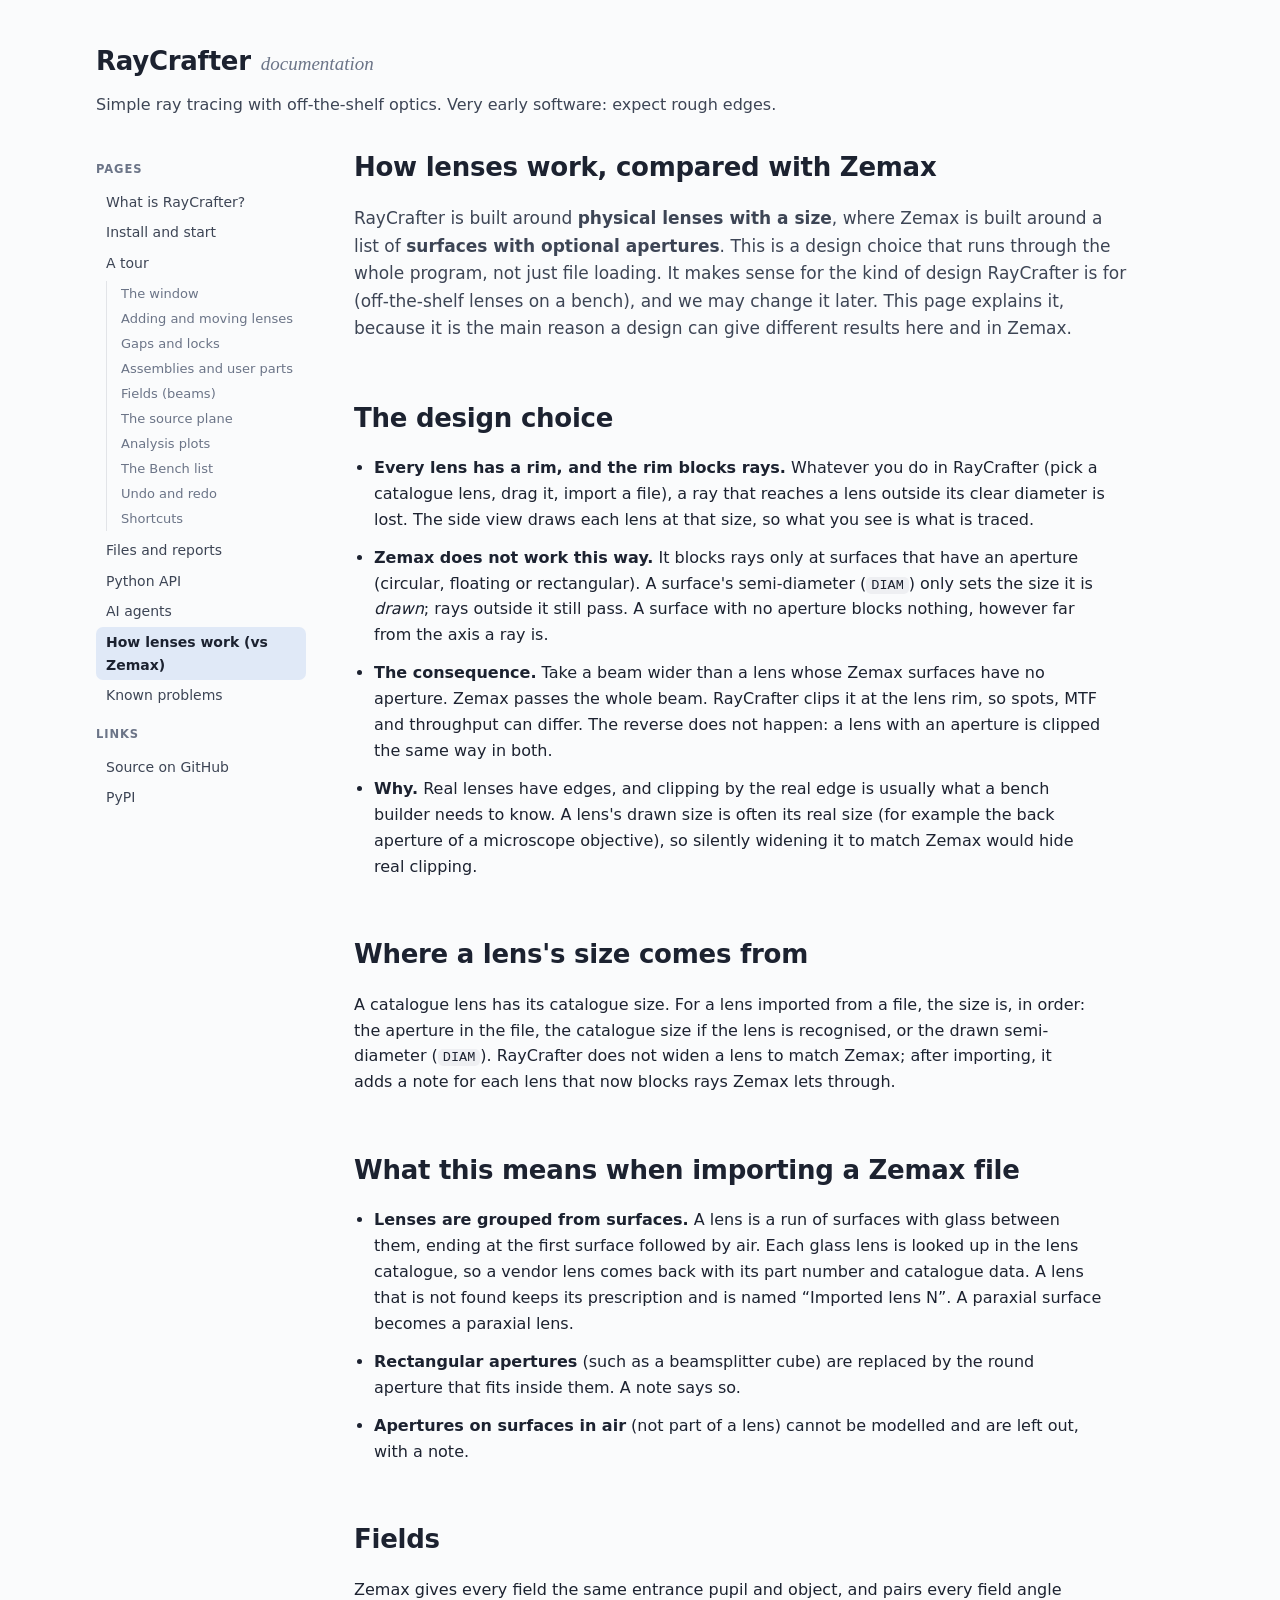
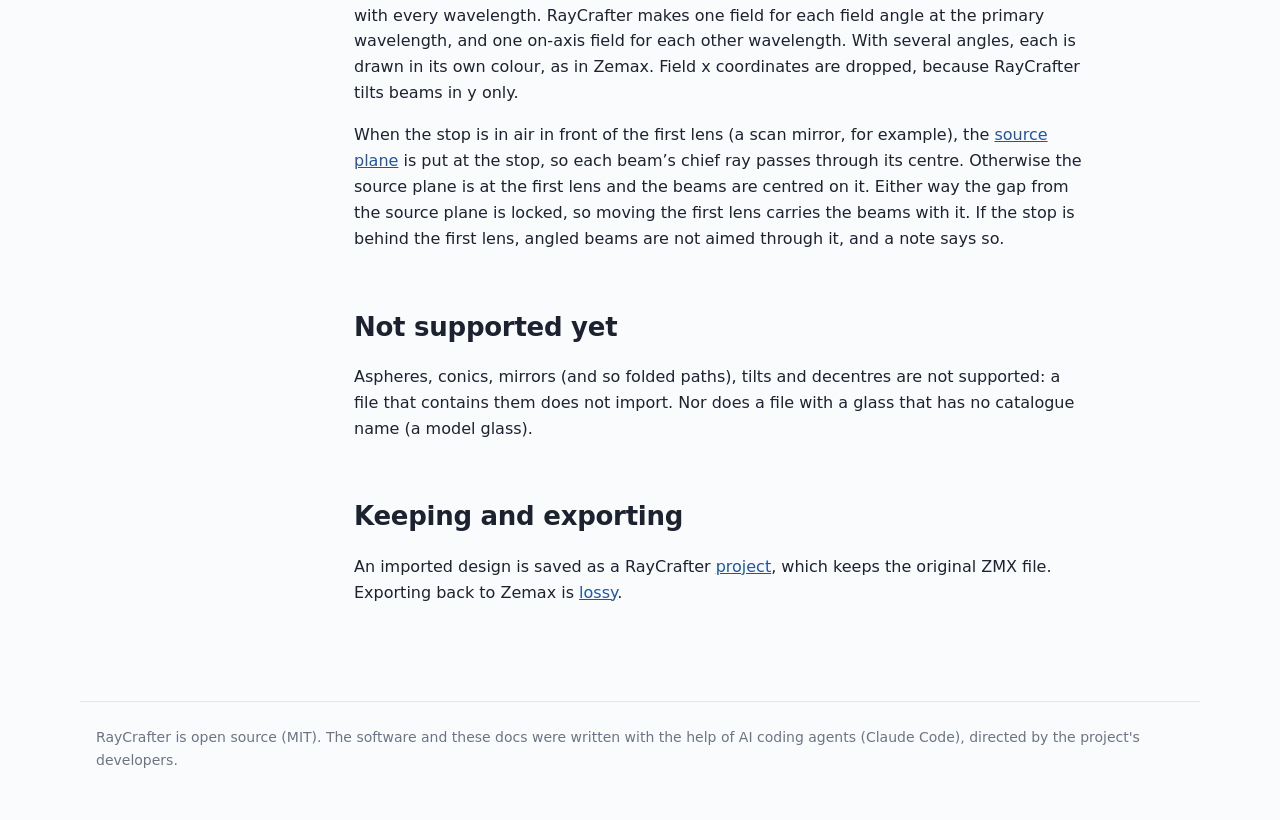
<file: lens-model.html>
<!doctype html>
<html lang="en">
<head>
<meta charset="utf-8">
<meta name="viewport" content="width=device-width, initial-scale=1">
<title>How lenses work, compared with Zemax · RayCrafter docs</title>
<meta name="description" content="RayCrafter blocks rays at every lens rim; Zemax only at surfaces with an aperture. A design choice, and what it means.">
<link rel="stylesheet" href="style.css">
</head>
<body>
<header>
  <div class="brand"><b>RayCrafter</b><span>documentation</span></div>
  <p>Simple ray tracing with off-the-shelf optics. Very early software: expect rough edges.</p>
</header>
<div class="wrap">
<nav>
  <b>Pages</b>
  <a href="index.html">What is RayCrafter?</a>
  <a href="install.html">Install and start</a>
  <a href="tour.html">A tour</a>
  <div class="sub">
    <a href="tour.html#window">The window</a>
    <a href="tour.html#lenses">Adding and moving lenses</a>
    <a href="tour.html#gaps">Gaps and locks</a>
    <a href="tour.html#assemblies">Assemblies and user parts</a>
    <a href="tour.html#fields">Fields (beams)</a>
    <a href="tour.html#source">The source plane</a>
    <a href="tour.html#analysis">Analysis plots</a>
    <a href="tour.html#bench">The Bench list</a>
    <a href="tour.html#undo">Undo and redo</a>
    <a href="tour.html#keys">Shortcuts</a>
  </div>
  <a href="files.html">Files and reports</a>
  <a href="python-api.html">Python API</a>
  <a href="agents.html">AI agents</a>
  <a href="lens-model.html" class="here">How lenses work (vs Zemax)</a>
  <a href="known-problems.html">Known problems</a>
  <b>Links</b>
  <a href="https://github.com/raycrafter-optical-design/raycrafter">Source on GitHub</a>
  <a href="https://pypi.org/project/raycrafter/">PyPI</a>
</nav>
<main>
<h2 style="margin-top:10px">How lenses work, compared with Zemax</h2>
<p class="lead">RayCrafter is built around <b>physical lenses with a size</b>, where Zemax is built around a list of
<b>surfaces with optional apertures</b>. This is a design choice that runs through the whole program, not just file
loading. It makes sense for the kind of design RayCrafter is for (off-the-shelf lenses on a bench), and we may change it
later. This page explains it, because it is the main reason a design can give different results here and in Zemax.</p>

<h2 id="model">The design choice</h2>
<ul class="problems">
  <li><b>Every lens has a rim, and the rim blocks rays.</b> Whatever you do in RayCrafter (pick a catalogue lens, drag it,
      import a file), a ray that reaches a lens outside its clear diameter is lost. The side view draws each lens at that
      size, so what you see is what is traced.</li>
  <li><b>Zemax does not work this way.</b> It blocks rays only at surfaces that have an aperture (circular, floating or
      rectangular). A surface's semi-diameter (<code>DIAM</code>) only sets the size it is <em>drawn</em>; rays outside it
      still pass. A surface with no aperture blocks nothing, however far from the axis a ray is.</li>
  <li><b>The consequence.</b> Take a beam wider than a lens whose Zemax surfaces have no aperture. Zemax passes the whole
      beam. RayCrafter clips it at the lens rim, so spots, MTF and throughput can differ. The reverse does not happen: a
      lens with an aperture is clipped the same way in both.</li>
  <li><b>Why.</b> Real lenses have edges, and clipping by the real edge is usually what a bench builder needs to know.
      A lens's drawn size is often its real size (for example the back aperture of a microscope objective), so silently
      widening it to match Zemax would hide real clipping.</li>
</ul>

<h2 id="size">Where a lens's size comes from</h2>
<p>A catalogue lens has its catalogue size. For a lens imported from a file, the size is, in order: the aperture in the
file, the catalogue size if the lens is recognised, or the drawn semi-diameter (<code>DIAM</code>). RayCrafter does not
widen a lens to match Zemax; after importing, it adds a note for each lens that now blocks rays Zemax lets through.</p>

<h2 id="loading">What this means when importing a Zemax file</h2>
<ul class="problems">
  <li><b>Lenses are grouped from surfaces.</b> A lens is a run of surfaces with glass between them, ending at the first
      surface followed by air. Each glass lens is looked up in the lens catalogue, so a vendor lens comes back with its
      part number and catalogue data. A lens that is not found keeps its prescription and is named
      &ldquo;Imported lens N&rdquo;. A paraxial surface becomes a paraxial lens.</li>
  <li><b>Rectangular apertures</b> (such as a beamsplitter cube) are replaced by the round aperture that fits inside
      them. A note says so.</li>
  <li><b>Apertures on surfaces in air</b> (not part of a lens) cannot be modelled and are left out, with a note.</li>
</ul>

<h2 id="fields">Fields</h2>
<p>Zemax gives every field the same entrance pupil and object, and pairs every field angle with every wavelength.
RayCrafter makes one field for each field angle at the primary wavelength, and one on-axis field for each other
wavelength. With several angles, each is drawn in its own colour, as in Zemax. Field x coordinates are dropped, because
RayCrafter tilts beams in y only.</p>
<p>When the stop is in air in front of the first lens (a scan mirror, for example), the
<a href="tour.html#source">source plane</a> is put at the stop, so each beam&rsquo;s chief ray passes through its centre.
Otherwise the source plane is at the first lens and the beams are centred on it. Either way the gap from the source plane
is locked, so moving the first lens carries the beams with it. If the stop is behind the first lens, angled beams are not
aimed through it, and a note says so.</p>

<h2 id="unsupported">Not supported yet</h2>
<p>Aspheres, conics, mirrors (and so folded paths), tilts and decentres are not supported: a file that contains them does
not import. Nor does a file with a glass that has no catalogue name (a model glass).</p>

<h2 id="saving">Keeping and exporting</h2>
<p>An imported design is saved as a RayCrafter <a href="files.html#projects">project</a>, which keeps the original ZMX file.
Exporting back to Zemax is <a href="files.html#export">lossy</a>.</p>
</main>
</div>
<footer>RayCrafter is open source (MIT). The software and these docs were written with the help of AI coding agents (Claude Code), directed by the project's developers.</footer>
</body>
</html>
</file>
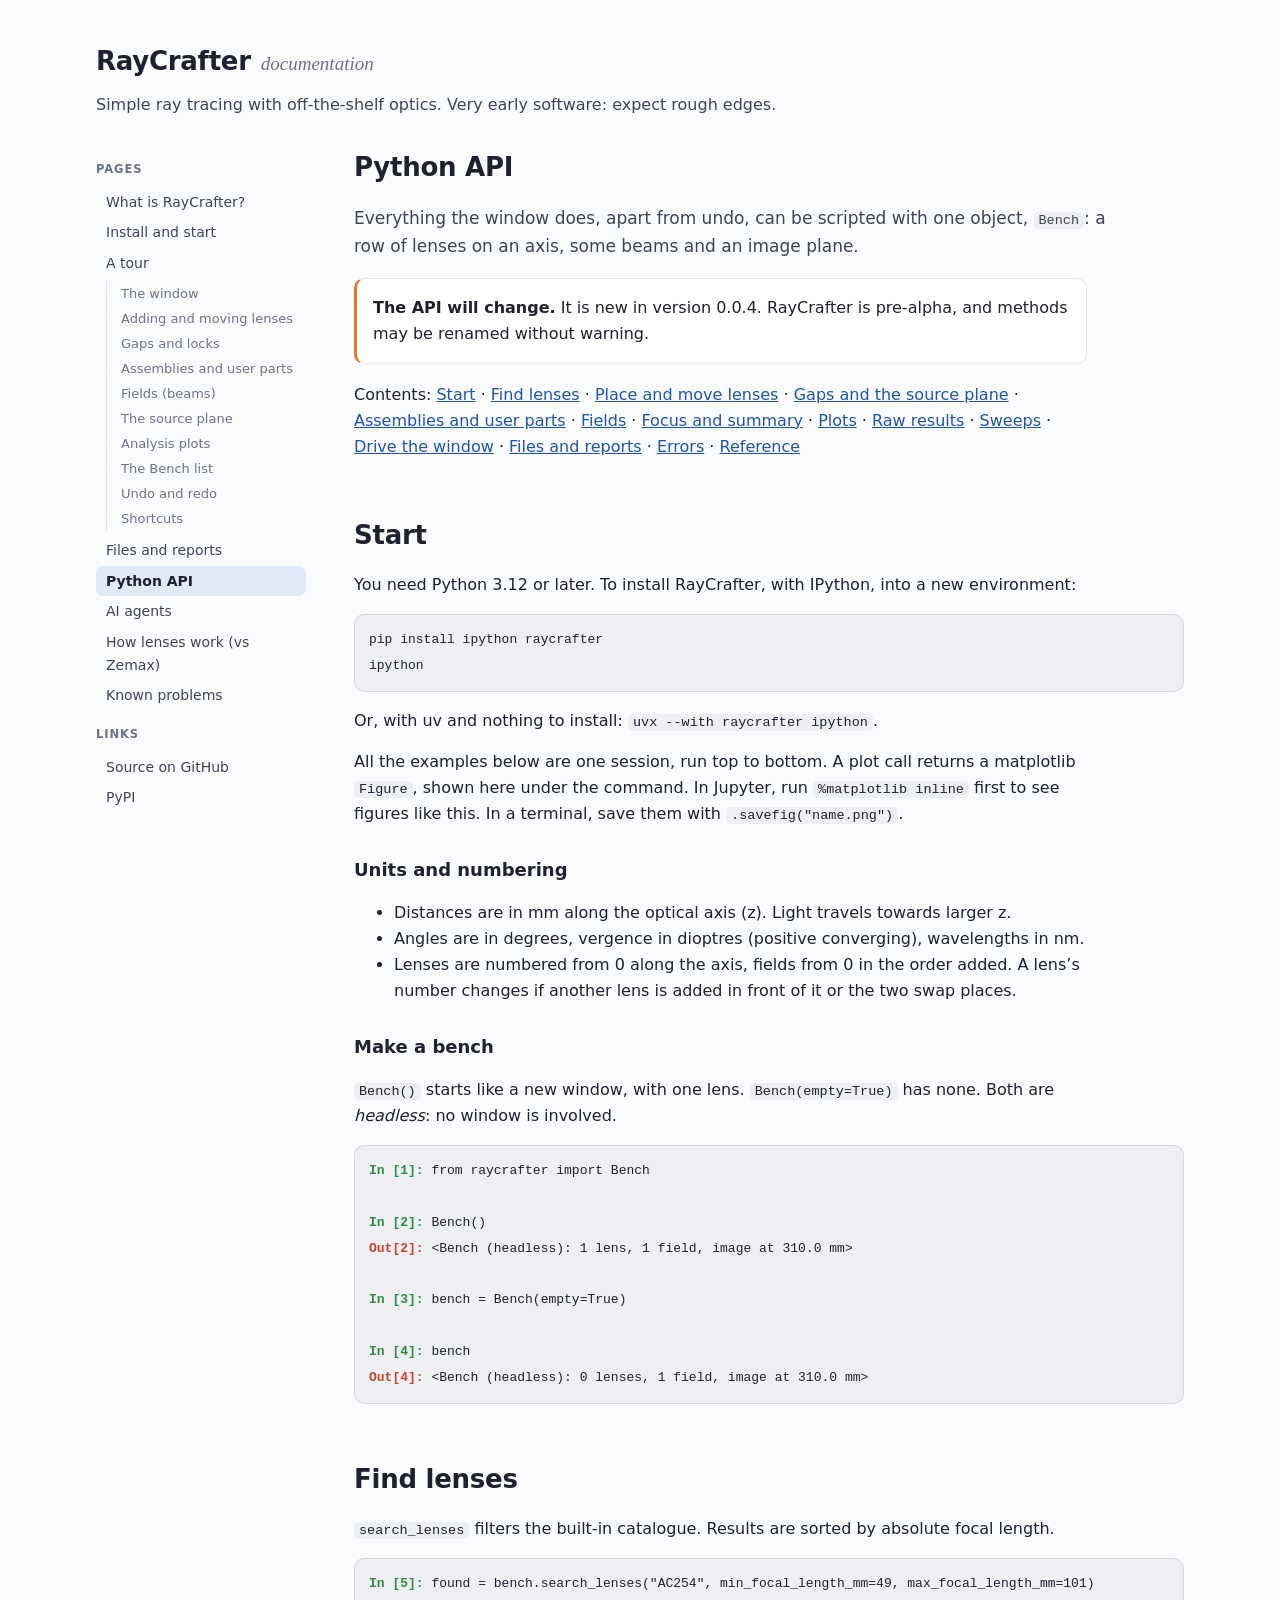
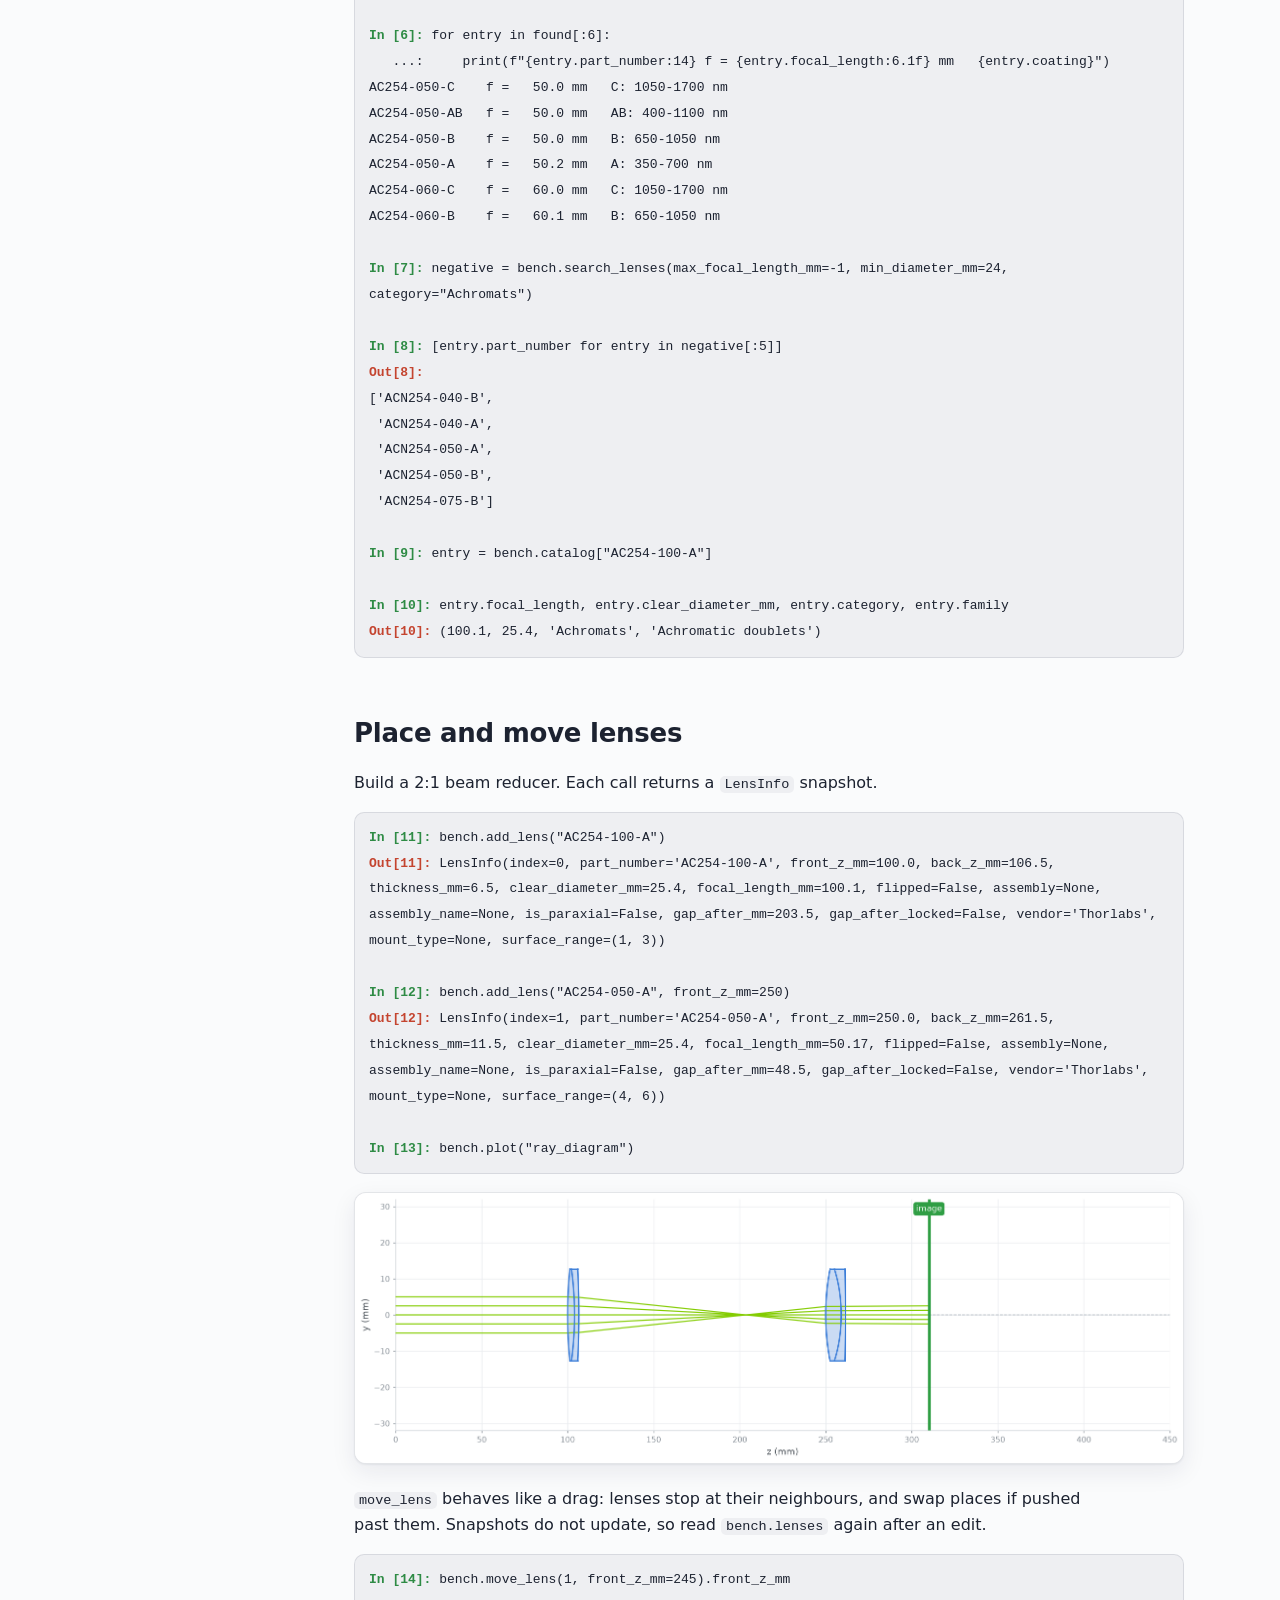
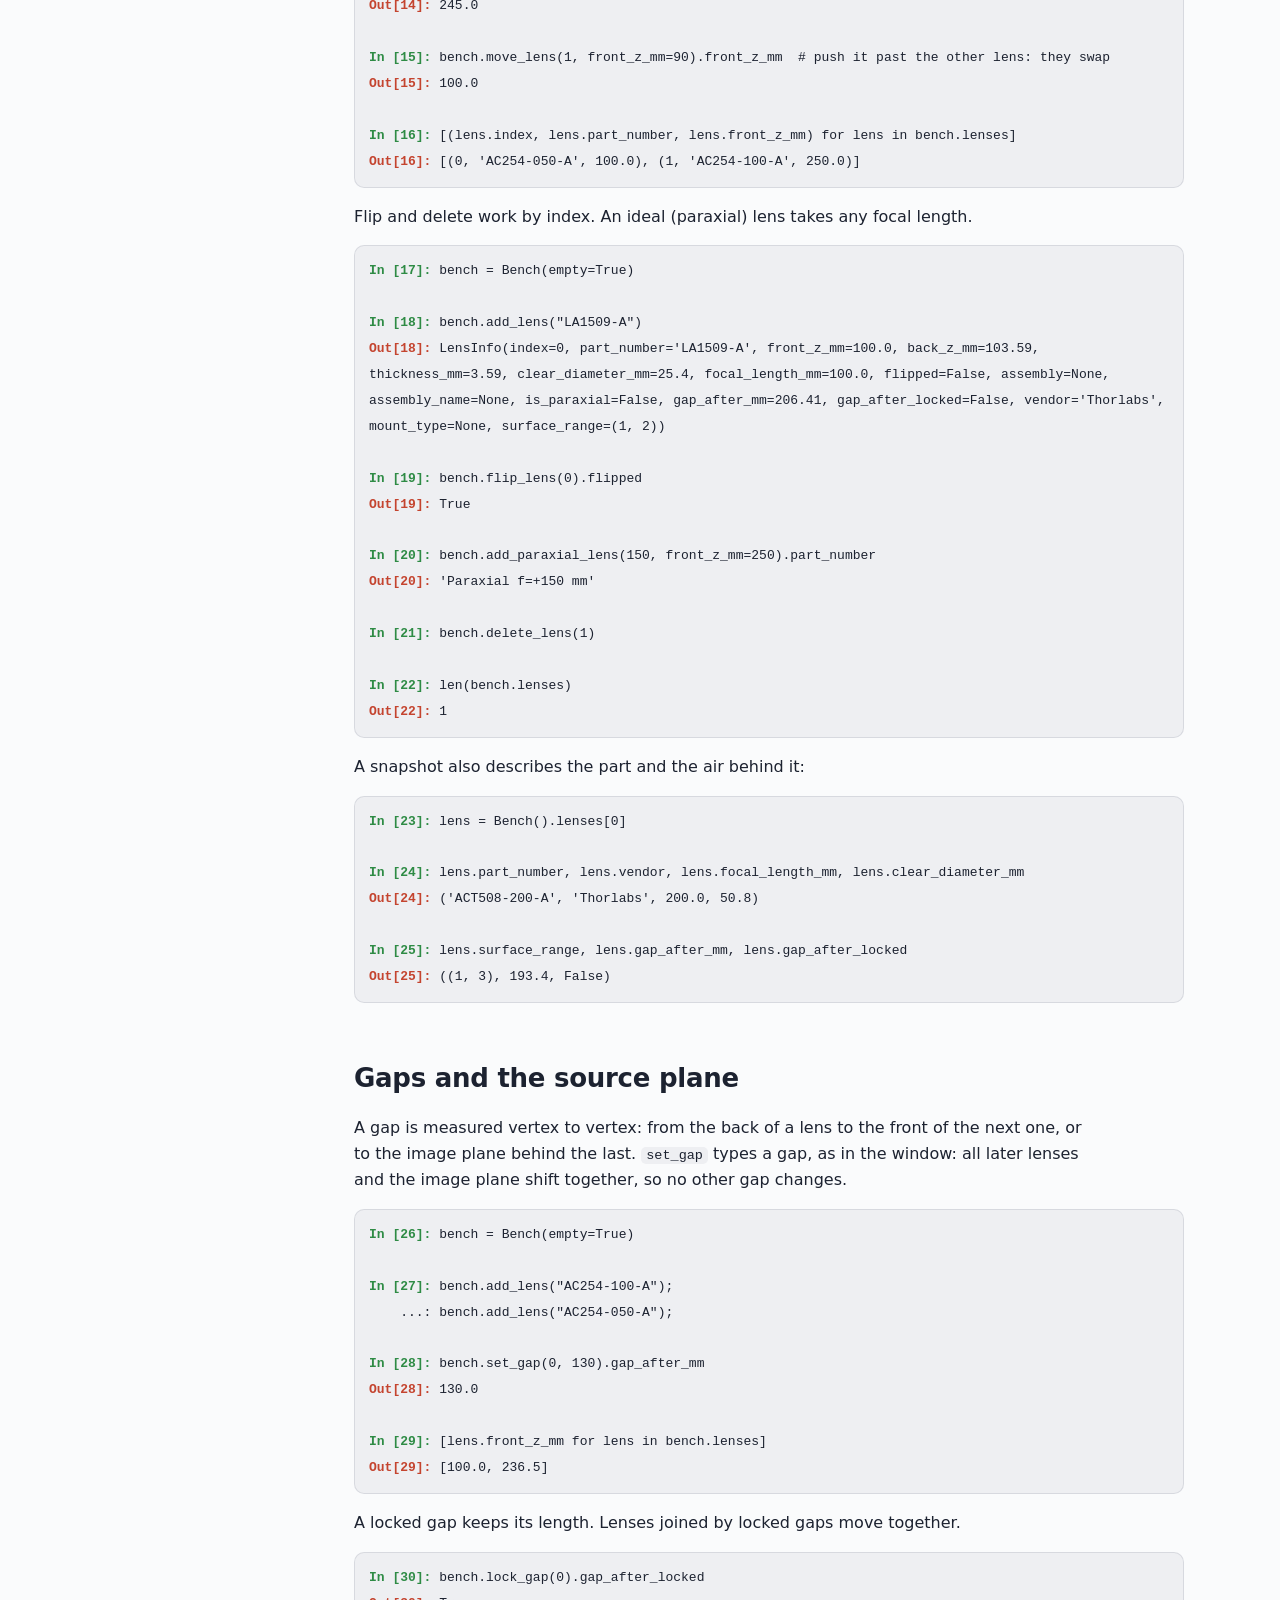
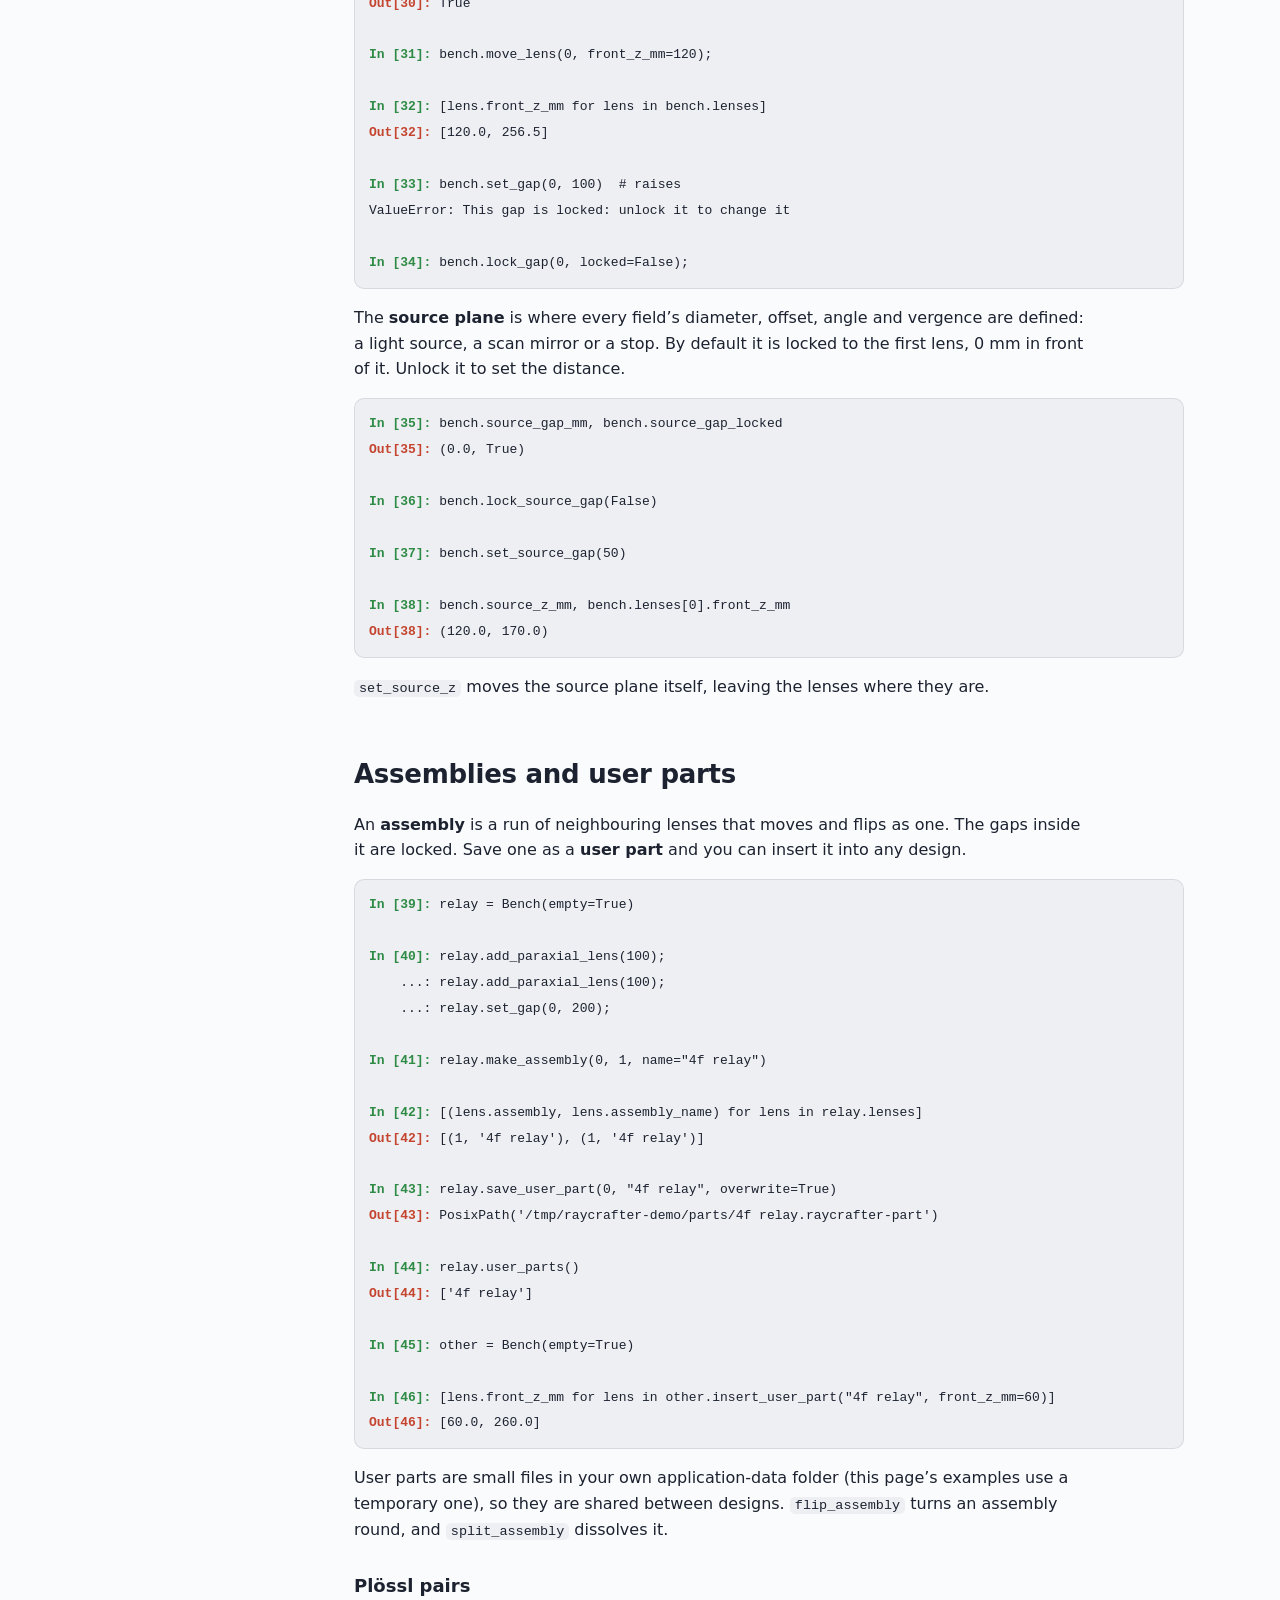
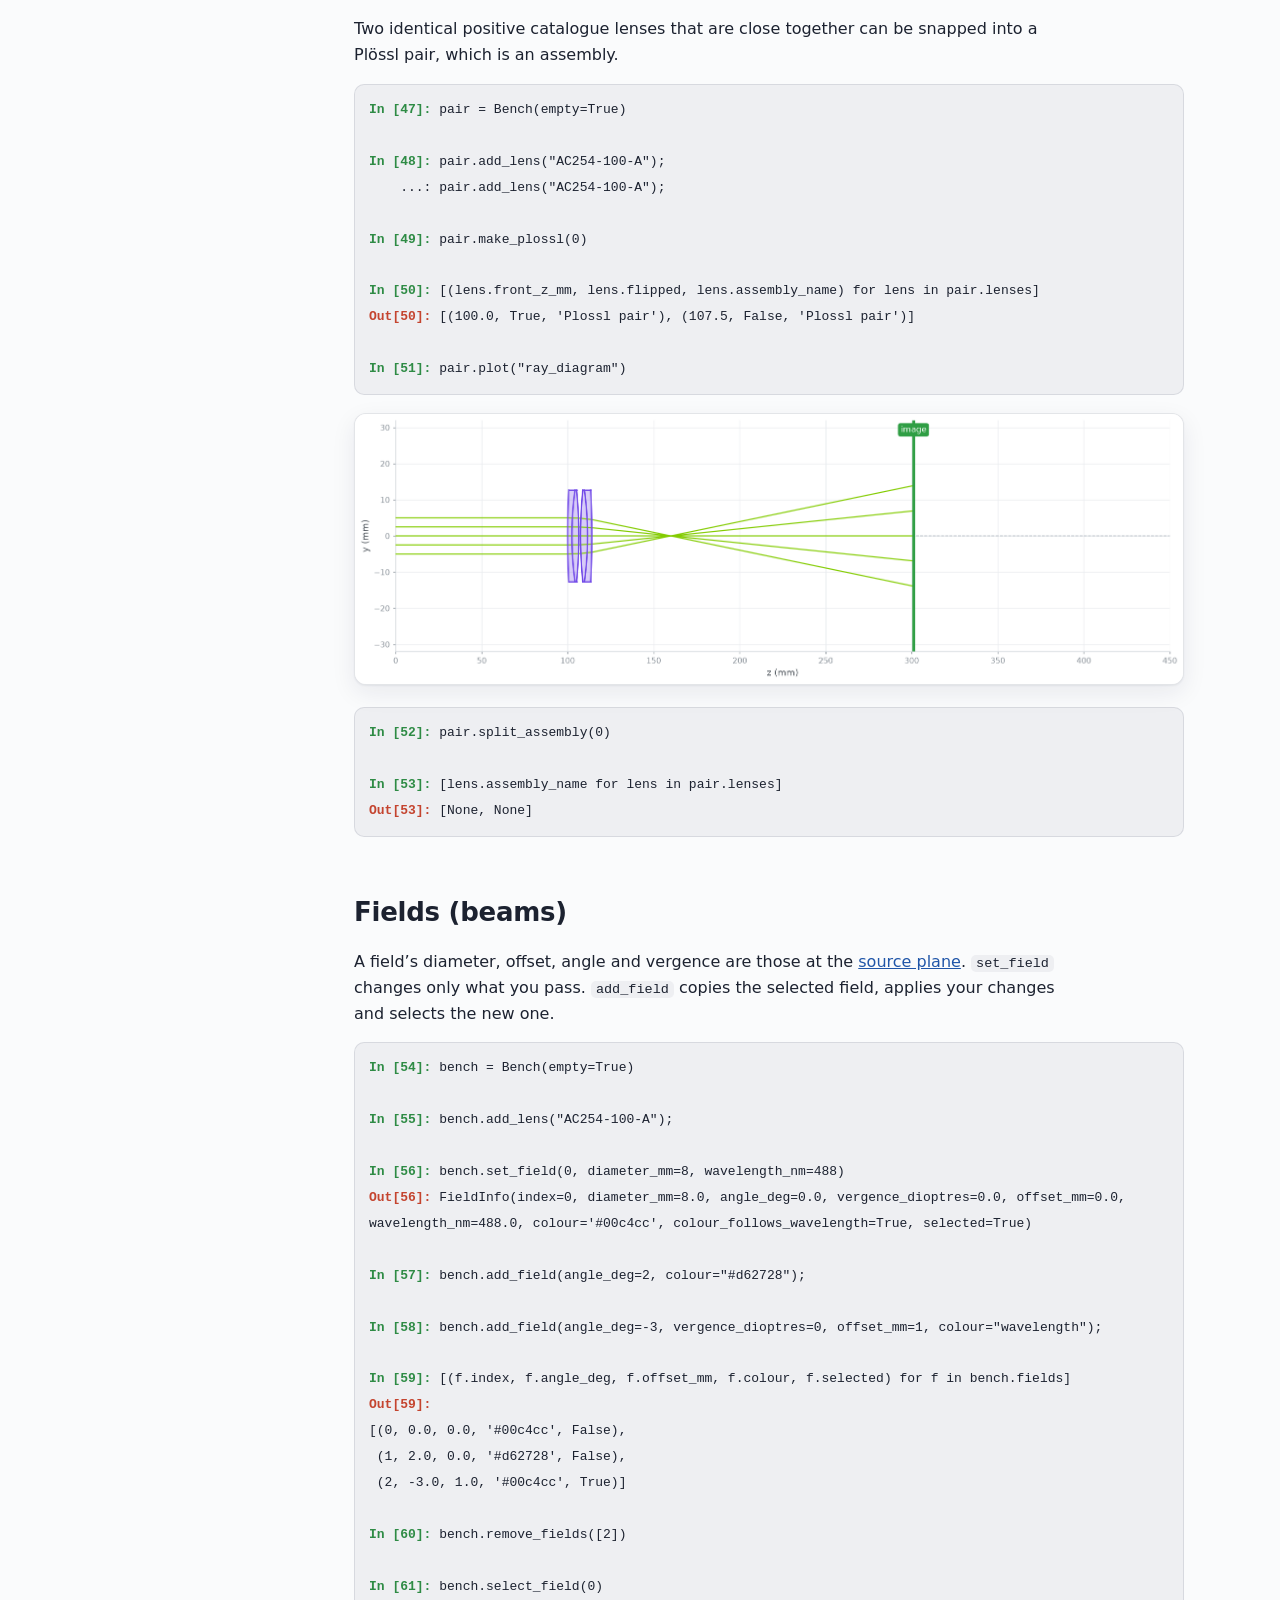
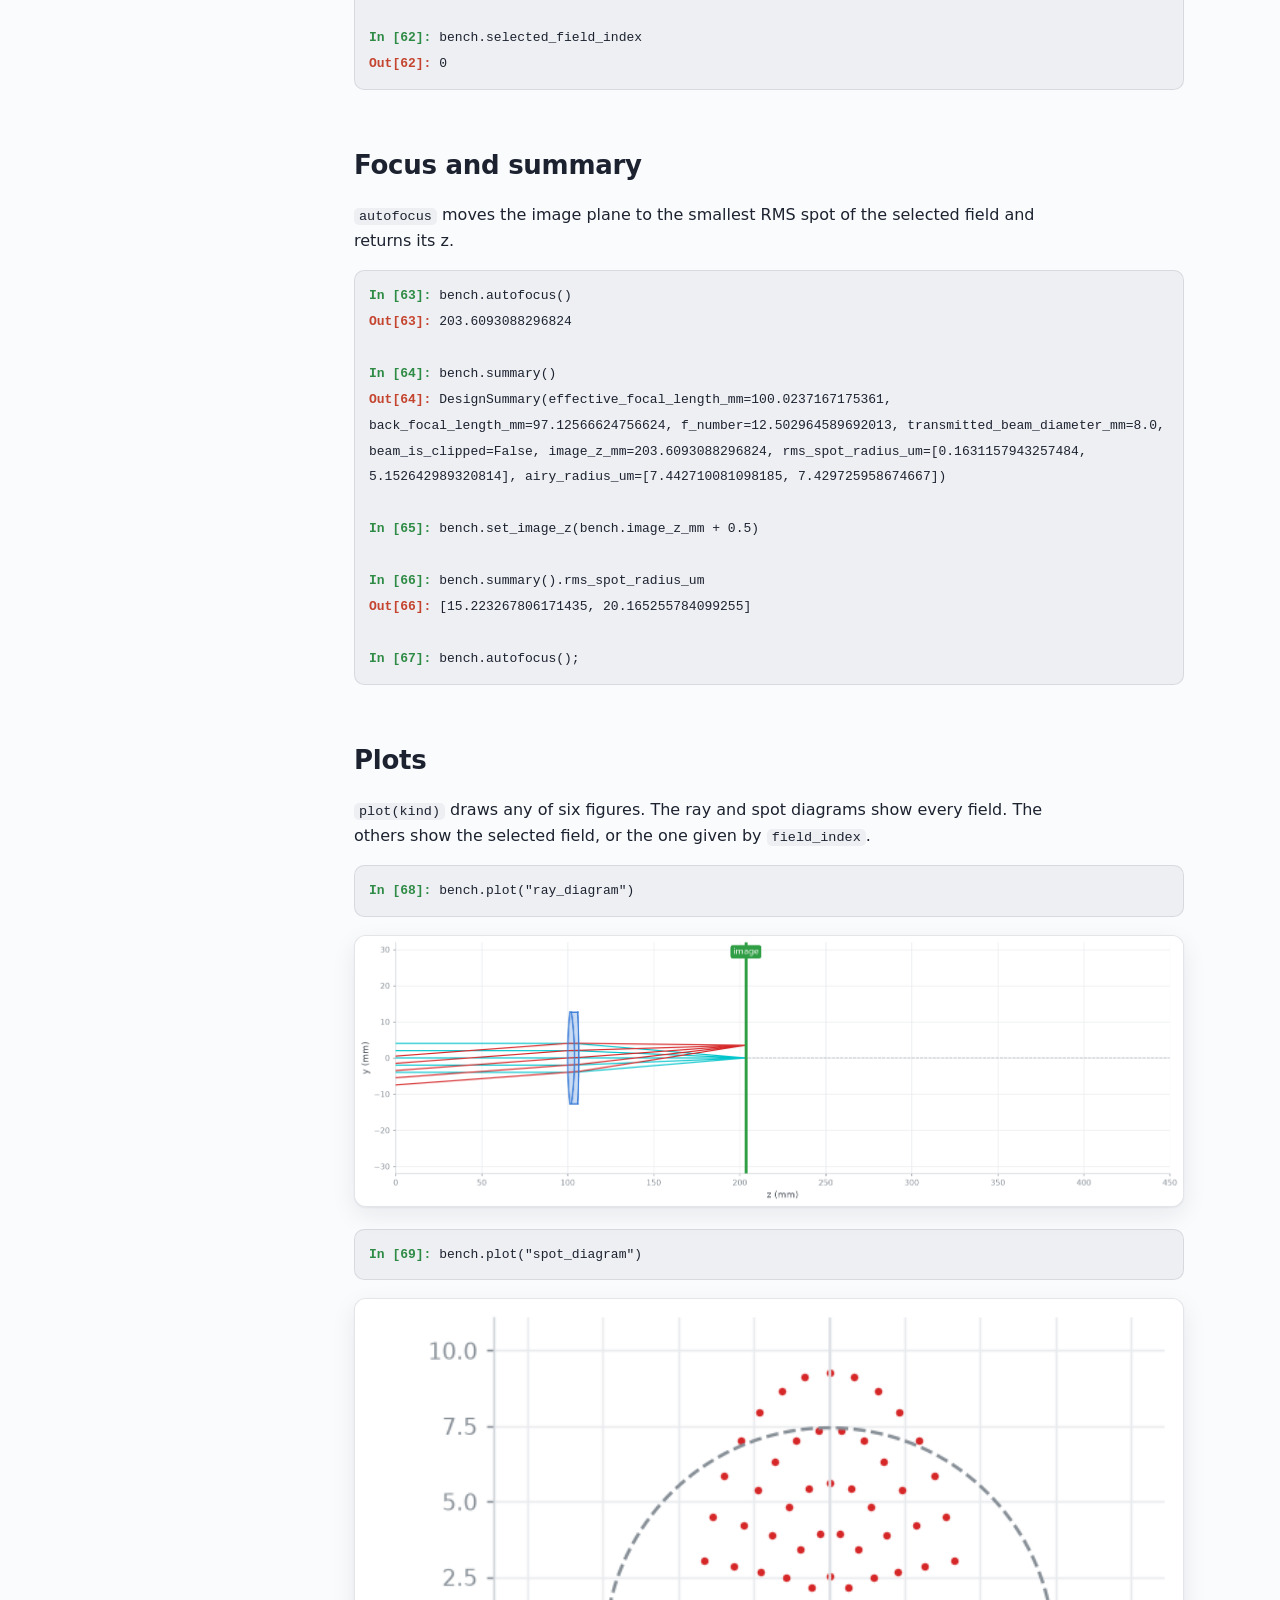
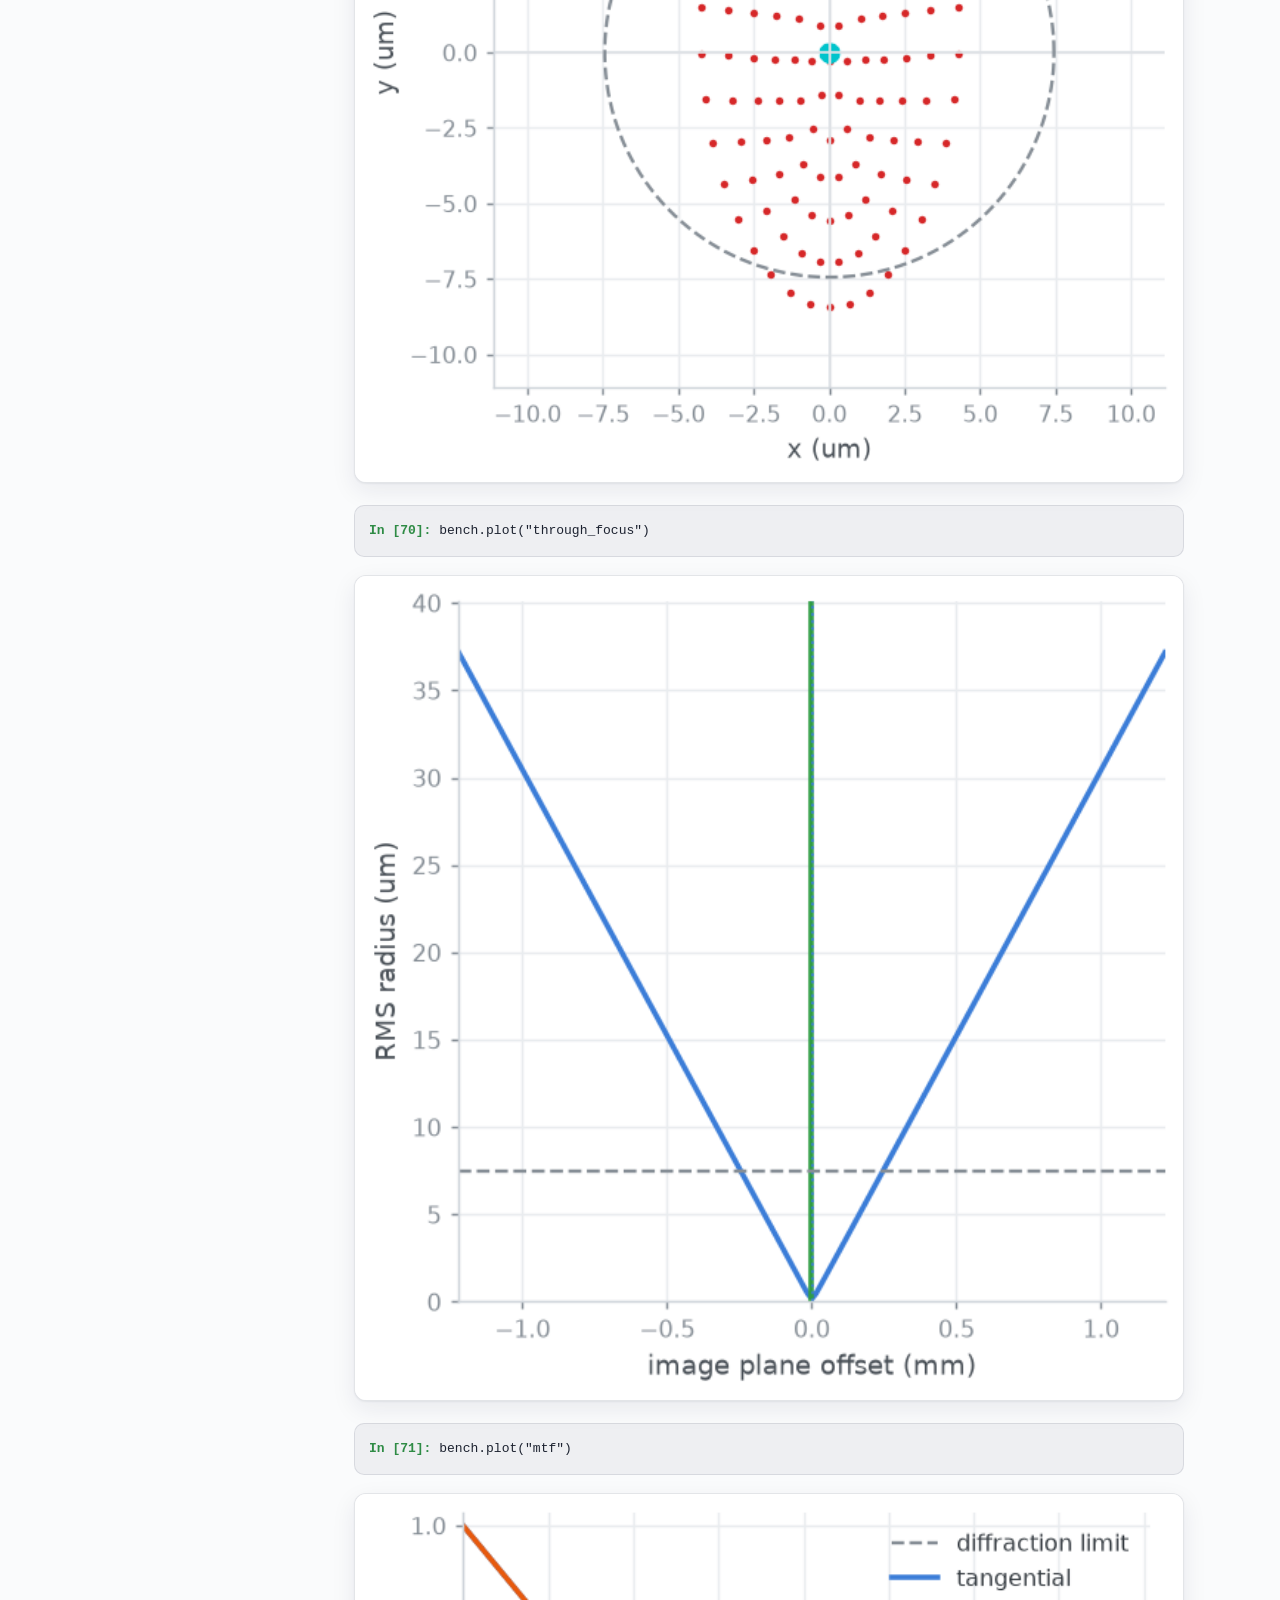
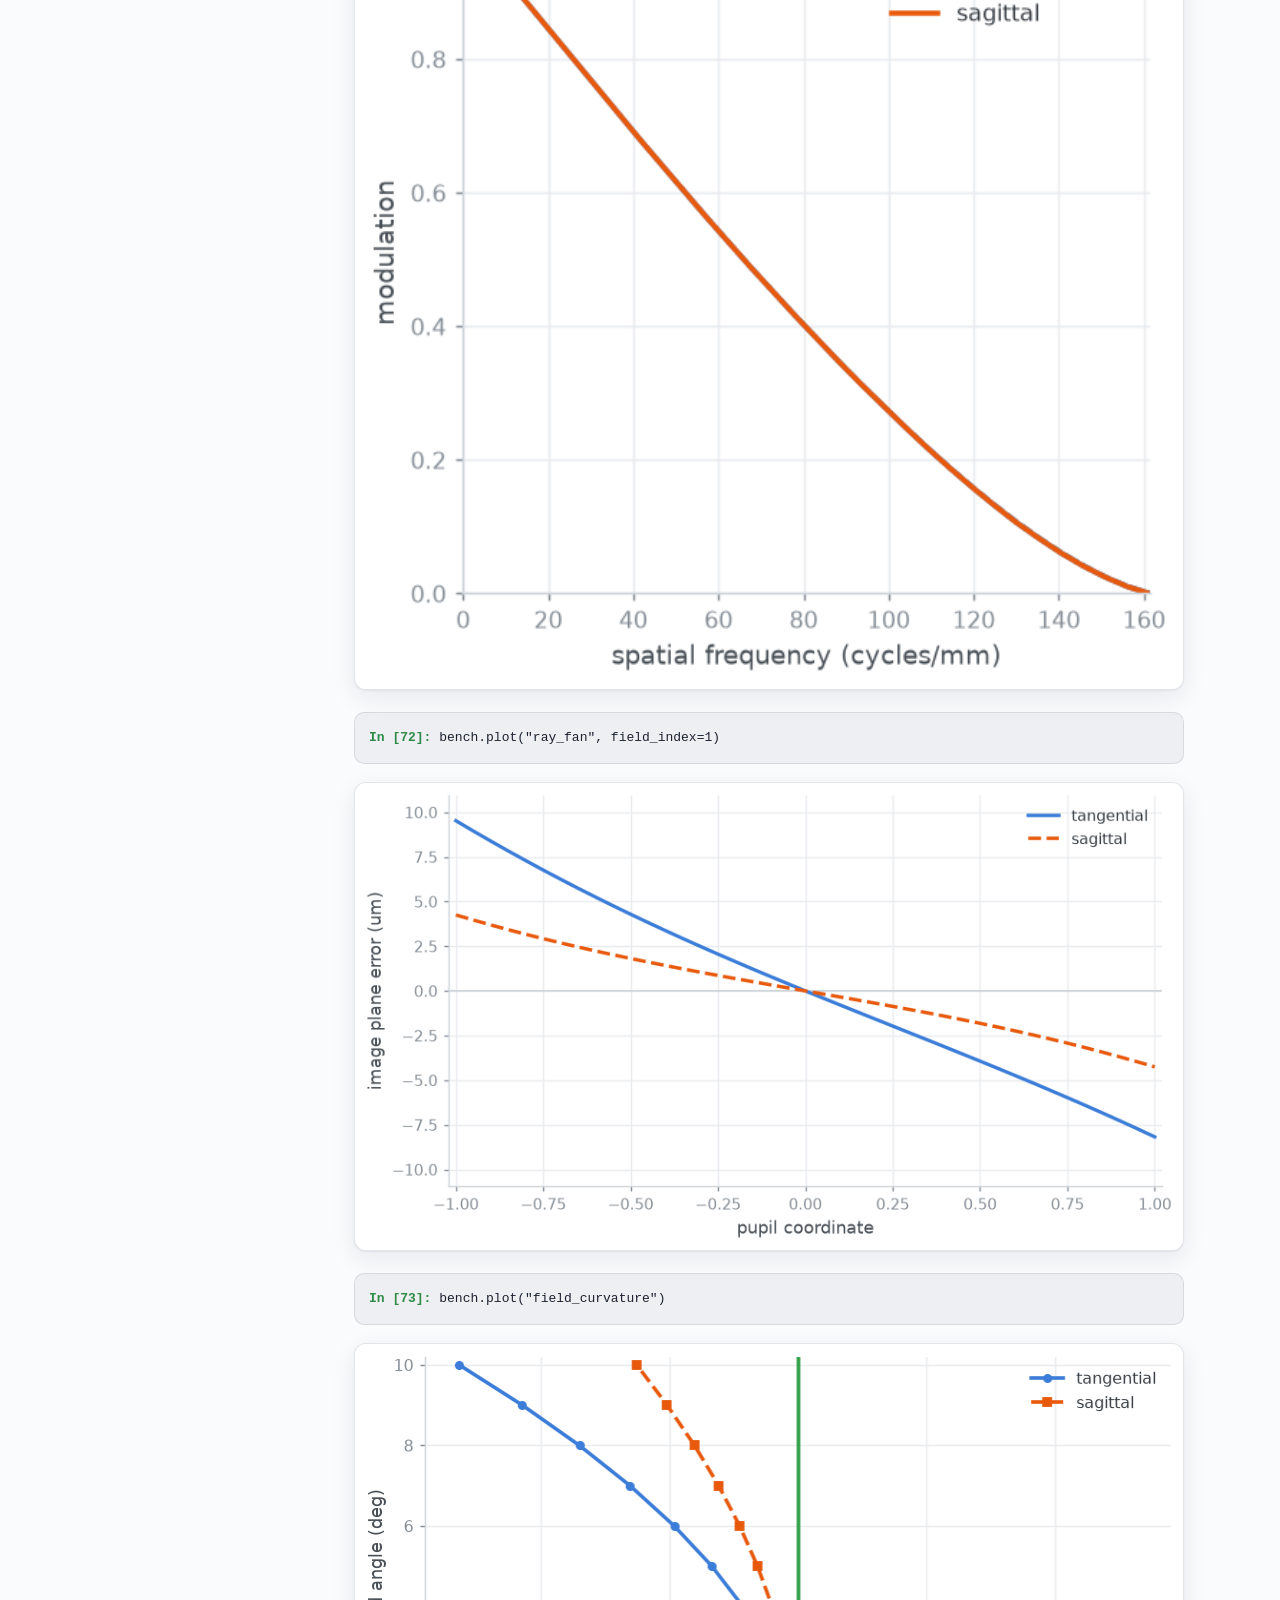
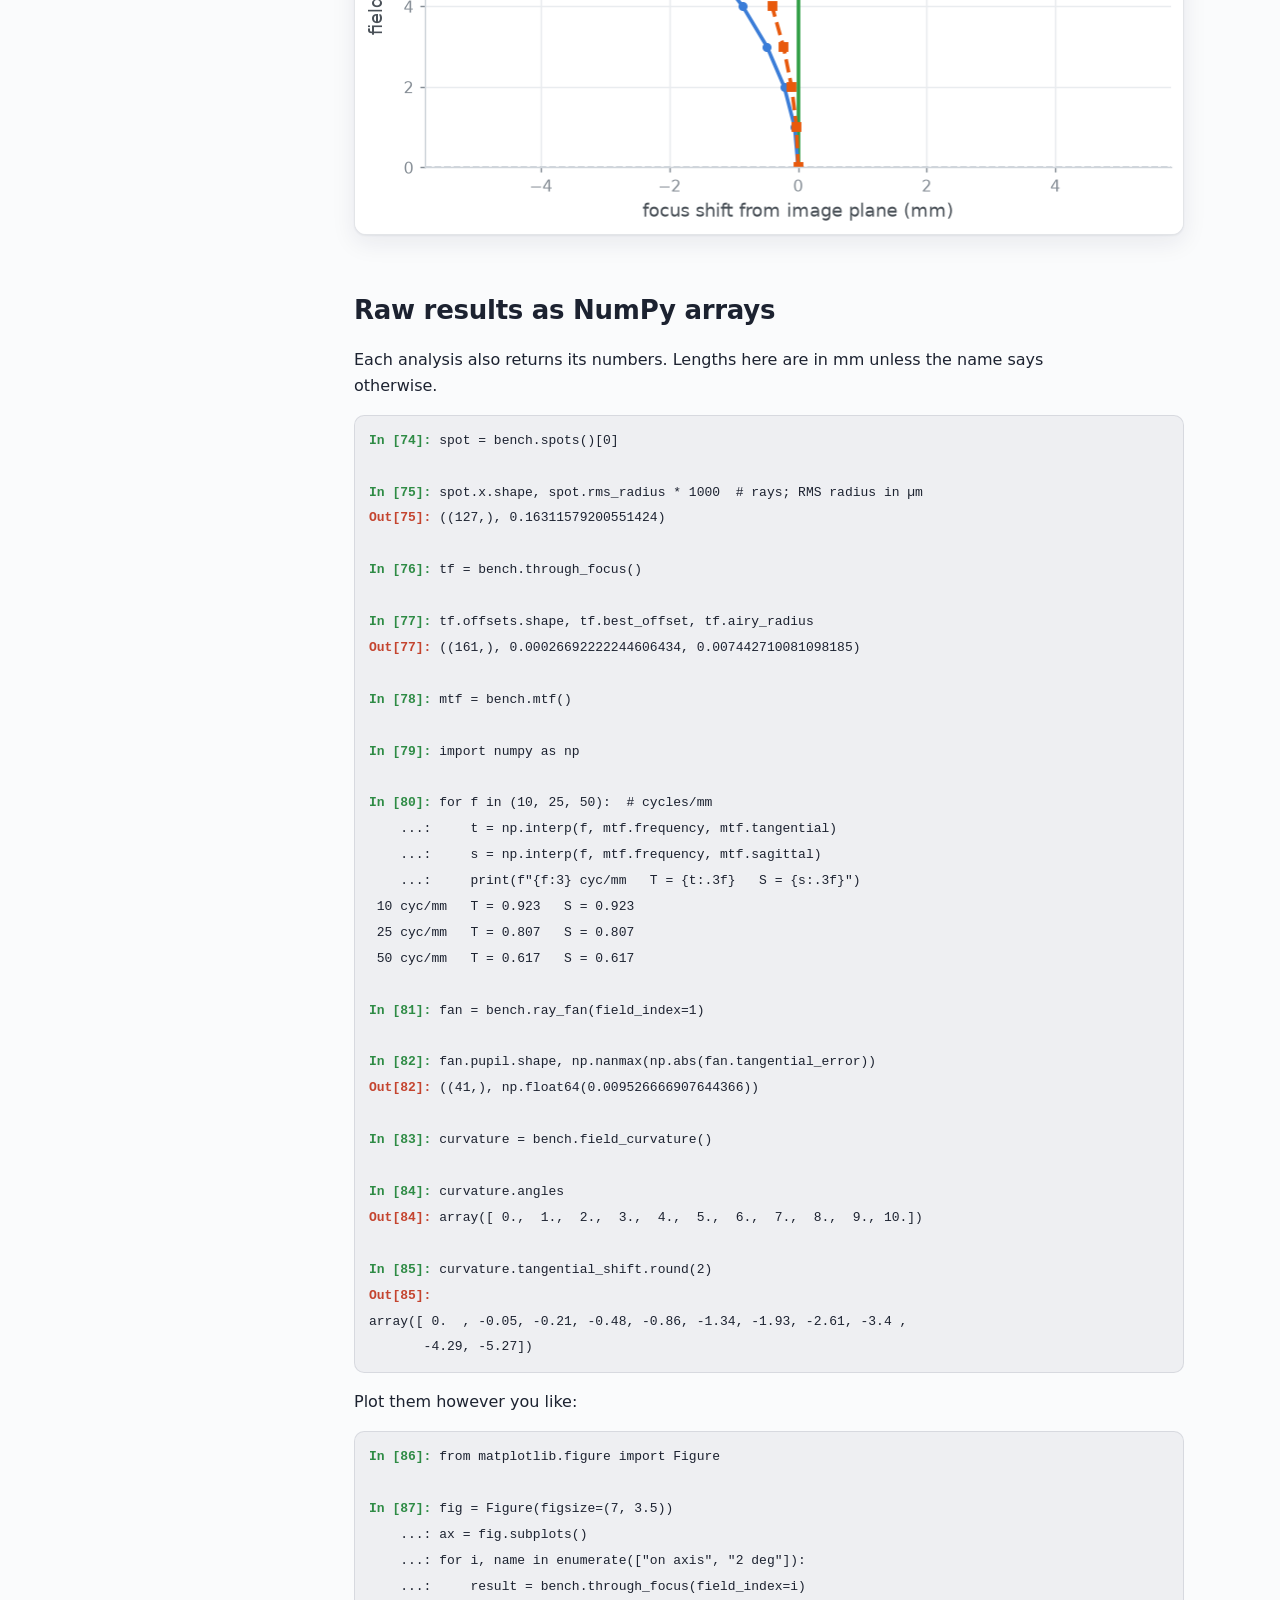
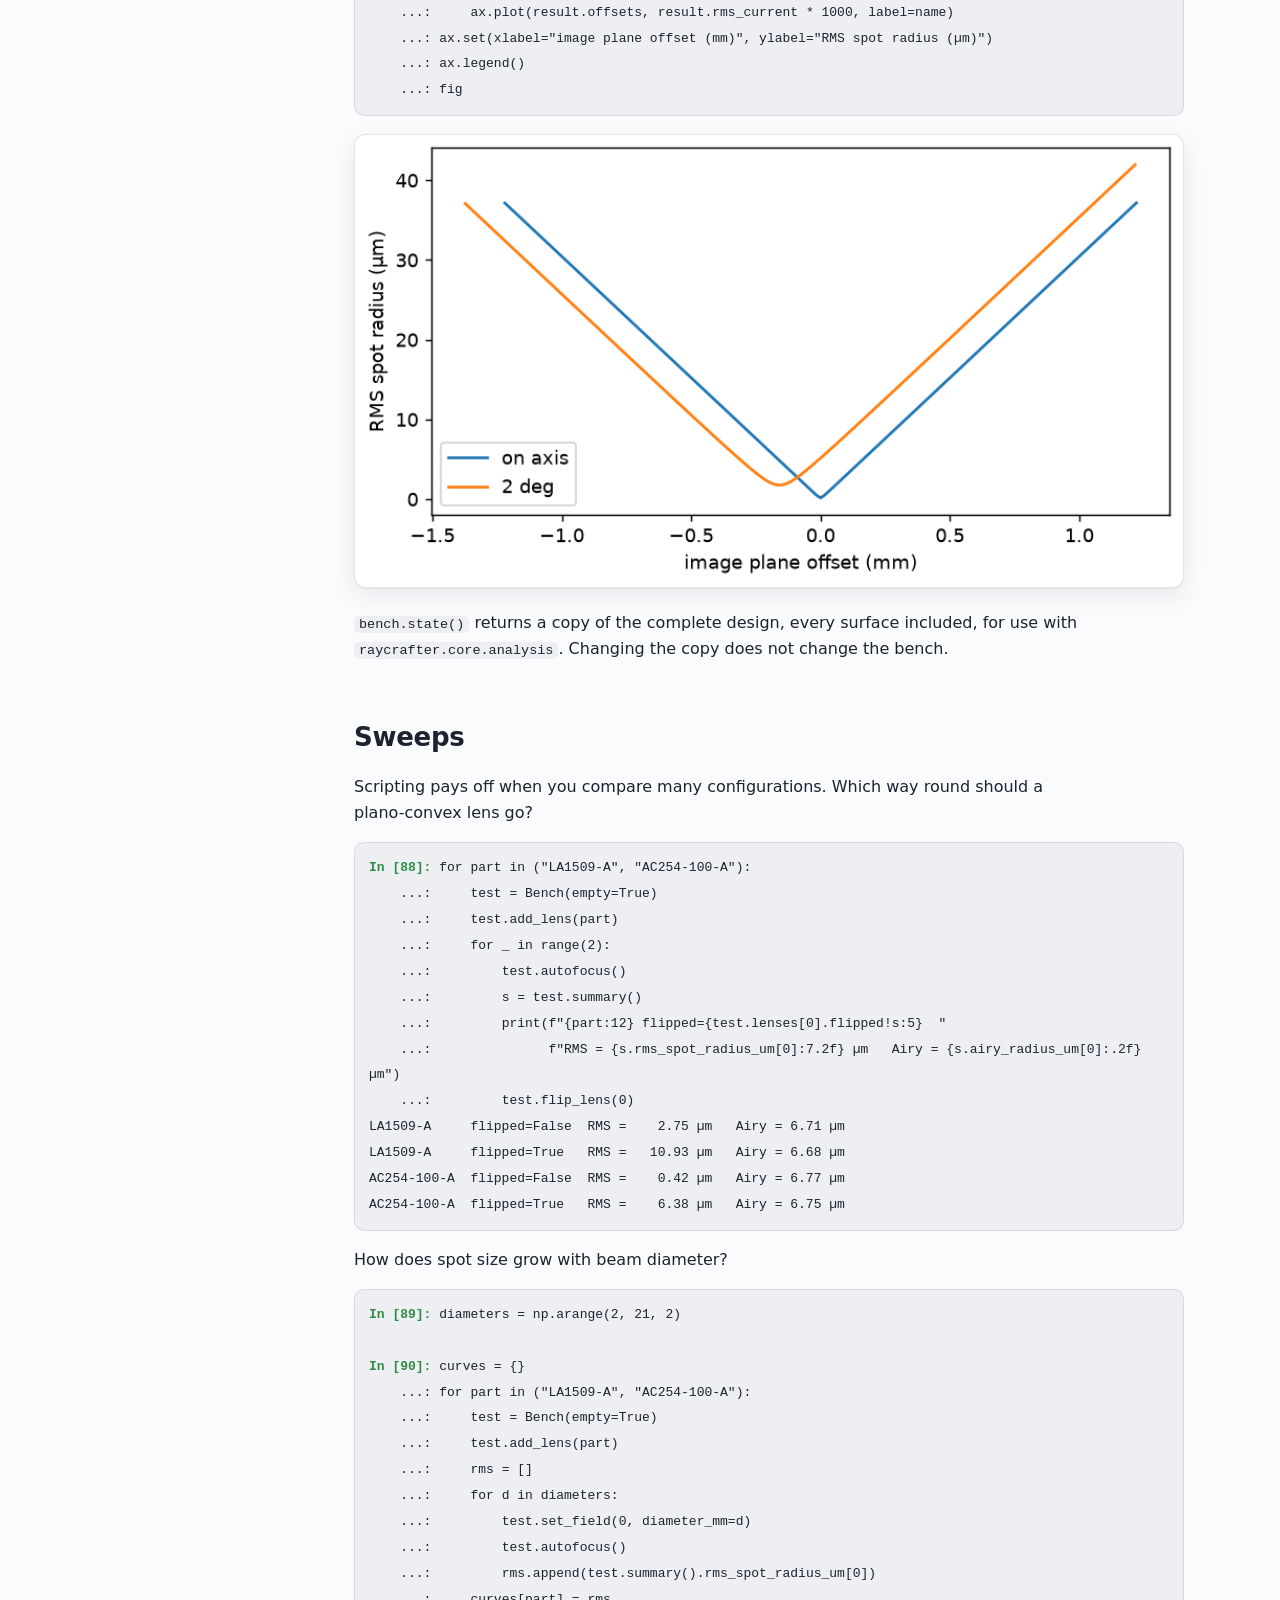
<file: python-api.html>
<!doctype html>
<html lang="en">
<head>
<meta charset="utf-8">
<meta name="viewport" content="width=device-width, initial-scale=1">
<title>Python API · RayCrafter docs</title>
<meta name="description" content="Script RayCrafter from Python: worked IPython examples of the Bench API.">
<link rel="stylesheet" href="style.css">
</head>
<body>
<header>
  <div class="brand"><b>RayCrafter</b><span>documentation</span></div>
  <p>Simple ray tracing with off-the-shelf optics. Very early software: expect rough edges.</p>
</header>
<div class="wrap">
<nav>
  <b>Pages</b>
  <a href="index.html">What is RayCrafter?</a>
  <a href="install.html">Install and start</a>
  <a href="tour.html">A tour</a>
  <div class="sub">
    <a href="tour.html#window">The window</a>
    <a href="tour.html#lenses">Adding and moving lenses</a>
    <a href="tour.html#gaps">Gaps and locks</a>
    <a href="tour.html#assemblies">Assemblies and user parts</a>
    <a href="tour.html#fields">Fields (beams)</a>
    <a href="tour.html#source">The source plane</a>
    <a href="tour.html#analysis">Analysis plots</a>
    <a href="tour.html#bench">The Bench list</a>
    <a href="tour.html#undo">Undo and redo</a>
    <a href="tour.html#keys">Shortcuts</a>
  </div>
  <a href="files.html">Files and reports</a>
  <a href="python-api.html" class="here">Python API</a>
  <a href="agents.html">AI agents</a>
  <a href="lens-model.html">How lenses work (vs Zemax)</a>
  <a href="known-problems.html">Known problems</a>
  <b>Links</b>
  <a href="https://github.com/raycrafter-optical-design/raycrafter">Source on GitHub</a>
  <a href="https://pypi.org/project/raycrafter/">PyPI</a>
</nav>
<main>
<h2 style="margin-top:10px">Python API</h2>
<p class="lead">Everything the window does, apart from undo, can be scripted with one object, <code>Bench</code>: a row of
lenses on an axis, some beams and an image plane.</p>

<div class="note warn"><p><b>The API will change.</b> It is new in version 0.0.4. RayCrafter is pre-alpha, and methods may be
renamed without warning.</p></div>

<p>Contents: <a href="#start">Start</a> · <a href="#catalogue">Find lenses</a> · <a href="#lenses">Place and move lenses</a> ·
<a href="#gaps">Gaps and the source plane</a> · <a href="#assemblies">Assemblies and user parts</a> ·
<a href="#fields">Fields</a> · <a href="#focus">Focus and summary</a> · <a href="#plots">Plots</a> · <a href="#data">Raw results</a> ·
<a href="#sweeps">Sweeps</a> · <a href="#window">Drive the window</a> · <a href="#files">Files and reports</a> ·
<a href="#errors">Errors</a> · <a href="#reference">Reference</a></p>

<h2 id="start">Start</h2>
<p>You need Python 3.12 or later. To install RayCrafter, with IPython, into a new environment:</p>
<pre><code>pip install ipython raycrafter
ipython</code></pre>
<p>Or, with uv and nothing to install: <code>uvx --with raycrafter ipython</code>.</p>
<p>All the examples below are one session, run top to bottom. A plot call returns a matplotlib <code>Figure</code>, shown
here under the command. In Jupyter, run <code>%matplotlib inline</code> first to see figures like this. In a terminal, save
them with <code>.savefig("name.png")</code>.</p>

<h3>Units and numbering</h3>
<ul>
  <li>Distances are in mm along the optical axis (z). Light travels towards larger z.</li>
  <li>Angles are in degrees, vergence in dioptres (positive converging), wavelengths in nm.</li>
  <li>Lenses are numbered from 0 along the axis, fields from 0 in the order added. A lens&rsquo;s number changes if
      another lens is added in front of it or the two swap places.</li>
</ul>

<h3>Make a bench</h3>
<p><code>Bench()</code> starts like a new window, with one lens. <code>Bench(empty=True)</code> has none. Both are
<em>headless</em>: no window is involved.</p>
<pre class="ipython"><code><span class="in">In [1]:</span> from raycrafter import Bench

<span class="in">In [2]:</span> Bench()
<span class="out">Out[2]:</span> &lt;Bench (headless): 1 lens, 1 field, image at 310.0 mm&gt;

<span class="in">In [3]:</span> bench = Bench(empty=True)

<span class="in">In [4]:</span> bench
<span class="out">Out[4]:</span> &lt;Bench (headless): 0 lenses, 1 field, image at 310.0 mm&gt;</code></pre>

<h2 id="catalogue">Find lenses</h2>
<p><code>search_lenses</code> filters the built-in catalogue. Results are sorted by absolute focal length.</p>
<pre class="ipython"><code><span class="in">In [5]:</span> found = bench.search_lenses(&quot;AC254&quot;, min_focal_length_mm=49, max_focal_length_mm=101)

<span class="in">In [6]:</span> for entry in found[:6]:
   ...:     print(f&quot;{entry.part_number:14} f = {entry.focal_length:6.1f} mm   {entry.coating}&quot;)
AC254-050-C    f =   50.0 mm   C: 1050-1700 nm
AC254-050-AB   f =   50.0 mm   AB: 400-1100 nm
AC254-050-B    f =   50.0 mm   B: 650-1050 nm
AC254-050-A    f =   50.2 mm   A: 350-700 nm
AC254-060-C    f =   60.0 mm   C: 1050-1700 nm
AC254-060-B    f =   60.1 mm   B: 650-1050 nm

<span class="in">In [7]:</span> negative = bench.search_lenses(max_focal_length_mm=-1, min_diameter_mm=24, category=&quot;Achromats&quot;)

<span class="in">In [8]:</span> [entry.part_number for entry in negative[:5]]
<span class="out">Out[8]:</span> 
[&#x27;ACN254-040-B&#x27;,
 &#x27;ACN254-040-A&#x27;,
 &#x27;ACN254-050-A&#x27;,
 &#x27;ACN254-050-B&#x27;,
 &#x27;ACN254-075-B&#x27;]

<span class="in">In [9]:</span> entry = bench.catalog[&quot;AC254-100-A&quot;]

<span class="in">In [10]:</span> entry.focal_length, entry.clear_diameter_mm, entry.category, entry.family
<span class="out">Out[10]:</span> (100.1, 25.4, &#x27;Achromats&#x27;, &#x27;Achromatic doublets&#x27;)</code></pre>

<h2 id="lenses">Place and move lenses</h2>
<p>Build a 2:1 beam reducer. Each call returns a <code>LensInfo</code> snapshot.</p>
<pre class="ipython"><code><span class="in">In [11]:</span> bench.add_lens(&quot;AC254-100-A&quot;)
<span class="out">Out[11]:</span> LensInfo(index=0, part_number=&#x27;AC254-100-A&#x27;, front_z_mm=100.0, back_z_mm=106.5, thickness_mm=6.5, clear_diameter_mm=25.4, focal_length_mm=100.1, flipped=False, assembly=None, assembly_name=None, is_paraxial=False, gap_after_mm=203.5, gap_after_locked=False, vendor=&#x27;Thorlabs&#x27;, mount_type=None, surface_range=(1, 3))

<span class="in">In [12]:</span> bench.add_lens(&quot;AC254-050-A&quot;, front_z_mm=250)
<span class="out">Out[12]:</span> LensInfo(index=1, part_number=&#x27;AC254-050-A&#x27;, front_z_mm=250.0, back_z_mm=261.5, thickness_mm=11.5, clear_diameter_mm=25.4, focal_length_mm=50.17, flipped=False, assembly=None, assembly_name=None, is_paraxial=False, gap_after_mm=48.5, gap_after_locked=False, vendor=&#x27;Thorlabs&#x27;, mount_type=None, surface_range=(4, 6))

<span class="in">In [13]:</span> bench.plot(&quot;ray_diagram&quot;)</code></pre>
<figure><a href="img/api-ray-diagram.png" title="Open full size"><img src="img/api-ray-diagram.png" alt="ray diagram" loading="lazy"></a></figure>
<p><code>move_lens</code> behaves like a drag: lenses stop at their neighbours, and swap places if pushed past them.
Snapshots do not update, so read
<code>bench.lenses</code> again after an edit.</p>
<pre class="ipython"><code><span class="in">In [14]:</span> bench.move_lens(1, front_z_mm=245).front_z_mm
<span class="out">Out[14]:</span> 245.0

<span class="in">In [15]:</span> bench.move_lens(1, front_z_mm=90).front_z_mm  # push it past the other lens: they swap
<span class="out">Out[15]:</span> 100.0

<span class="in">In [16]:</span> [(lens.index, lens.part_number, lens.front_z_mm) for lens in bench.lenses]
<span class="out">Out[16]:</span> [(0, &#x27;AC254-050-A&#x27;, 100.0), (1, &#x27;AC254-100-A&#x27;, 250.0)]</code></pre>
<p>Flip and delete work by index. An ideal (paraxial) lens takes any focal length.</p>
<pre class="ipython"><code><span class="in">In [17]:</span> bench = Bench(empty=True)

<span class="in">In [18]:</span> bench.add_lens(&quot;LA1509-A&quot;)
<span class="out">Out[18]:</span> LensInfo(index=0, part_number=&#x27;LA1509-A&#x27;, front_z_mm=100.0, back_z_mm=103.59, thickness_mm=3.59, clear_diameter_mm=25.4, focal_length_mm=100.0, flipped=False, assembly=None, assembly_name=None, is_paraxial=False, gap_after_mm=206.41, gap_after_locked=False, vendor=&#x27;Thorlabs&#x27;, mount_type=None, surface_range=(1, 2))

<span class="in">In [19]:</span> bench.flip_lens(0).flipped
<span class="out">Out[19]:</span> True

<span class="in">In [20]:</span> bench.add_paraxial_lens(150, front_z_mm=250).part_number
<span class="out">Out[20]:</span> &#x27;Paraxial f=+150 mm&#x27;

<span class="in">In [21]:</span> bench.delete_lens(1)

<span class="in">In [22]:</span> len(bench.lenses)
<span class="out">Out[22]:</span> 1</code></pre>

<p>A snapshot also describes the part and the air behind it:</p>
<pre class="ipython"><code><span class="in">In [23]:</span> lens = Bench().lenses[0]

<span class="in">In [24]:</span> lens.part_number, lens.vendor, lens.focal_length_mm, lens.clear_diameter_mm
<span class="out">Out[24]:</span> (&#x27;ACT508-200-A&#x27;, &#x27;Thorlabs&#x27;, 200.0, 50.8)

<span class="in">In [25]:</span> lens.surface_range, lens.gap_after_mm, lens.gap_after_locked
<span class="out">Out[25]:</span> ((1, 3), 193.4, False)</code></pre>

<h2 id="gaps">Gaps and the source plane</h2>
<p>A gap is measured vertex to vertex: from the back of a lens to the front of the next one, or to the image plane
behind the last. <code>set_gap</code> types a gap, as in the window: all later lenses and the image plane shift
together, so no other gap changes.</p>
<pre class="ipython"><code><span class="in">In [26]:</span> bench = Bench(empty=True)

<span class="in">In [27]:</span> bench.add_lens(&quot;AC254-100-A&quot;);
    ...: bench.add_lens(&quot;AC254-050-A&quot;);

<span class="in">In [28]:</span> bench.set_gap(0, 130).gap_after_mm
<span class="out">Out[28]:</span> 130.0

<span class="in">In [29]:</span> [lens.front_z_mm for lens in bench.lenses]
<span class="out">Out[29]:</span> [100.0, 236.5]</code></pre>
<p>A locked gap keeps its length. Lenses joined by locked gaps move together.</p>
<pre class="ipython"><code><span class="in">In [30]:</span> bench.lock_gap(0).gap_after_locked
<span class="out">Out[30]:</span> True

<span class="in">In [31]:</span> bench.move_lens(0, front_z_mm=120);

<span class="in">In [32]:</span> [lens.front_z_mm for lens in bench.lenses]
<span class="out">Out[32]:</span> [120.0, 256.5]

<span class="in">In [33]:</span> bench.set_gap(0, 100)  # raises
ValueError: This gap is locked: unlock it to change it

<span class="in">In [34]:</span> bench.lock_gap(0, locked=False);</code></pre>
<p>The <b>source plane</b> is where every field&rsquo;s diameter, offset, angle and vergence are defined: a light source, a
scan mirror or a stop. By default it is locked to the first lens, 0&nbsp;mm in front of it. Unlock it to set the
distance.</p>
<pre class="ipython"><code><span class="in">In [35]:</span> bench.source_gap_mm, bench.source_gap_locked
<span class="out">Out[35]:</span> (0.0, True)

<span class="in">In [36]:</span> bench.lock_source_gap(False)

<span class="in">In [37]:</span> bench.set_source_gap(50)

<span class="in">In [38]:</span> bench.source_z_mm, bench.lenses[0].front_z_mm
<span class="out">Out[38]:</span> (120.0, 170.0)</code></pre>
<p><code>set_source_z</code> moves the source plane itself, leaving the lenses where they are.</p>

<h2 id="assemblies">Assemblies and user parts</h2>
<p>An <b>assembly</b> is a run of neighbouring lenses that moves and flips as one. The gaps inside it are locked. Save
one as a <b>user part</b> and you can insert it into any design.</p>
<pre class="ipython"><code><span class="in">In [39]:</span> relay = Bench(empty=True)

<span class="in">In [40]:</span> relay.add_paraxial_lens(100);
    ...: relay.add_paraxial_lens(100);
    ...: relay.set_gap(0, 200);

<span class="in">In [41]:</span> relay.make_assembly(0, 1, name=&quot;4f relay&quot;)

<span class="in">In [42]:</span> [(lens.assembly, lens.assembly_name) for lens in relay.lenses]
<span class="out">Out[42]:</span> [(1, &#x27;4f relay&#x27;), (1, &#x27;4f relay&#x27;)]

<span class="in">In [43]:</span> relay.save_user_part(0, &quot;4f relay&quot;, overwrite=True)
<span class="out">Out[43]:</span> PosixPath(&#x27;/tmp/raycrafter-demo/parts/4f relay.raycrafter-part&#x27;)

<span class="in">In [44]:</span> relay.user_parts()
<span class="out">Out[44]:</span> [&#x27;4f relay&#x27;]

<span class="in">In [45]:</span> other = Bench(empty=True)

<span class="in">In [46]:</span> [lens.front_z_mm for lens in other.insert_user_part(&quot;4f relay&quot;, front_z_mm=60)]
<span class="out">Out[46]:</span> [60.0, 260.0]</code></pre>
<p>User parts are small files in your own application-data folder (this page&rsquo;s examples use a temporary one), so
they are shared between designs. <code>flip_assembly</code> turns an assembly round, and <code>split_assembly</code>
dissolves it.</p>

<h3>Plössl pairs</h3>
<p>Two identical positive catalogue lenses that are close together can be snapped into a Plössl pair, which is an
assembly.</p>
<pre class="ipython"><code><span class="in">In [47]:</span> pair = Bench(empty=True)

<span class="in">In [48]:</span> pair.add_lens(&quot;AC254-100-A&quot;);
    ...: pair.add_lens(&quot;AC254-100-A&quot;);

<span class="in">In [49]:</span> pair.make_plossl(0)

<span class="in">In [50]:</span> [(lens.front_z_mm, lens.flipped, lens.assembly_name) for lens in pair.lenses]
<span class="out">Out[50]:</span> [(100.0, True, &#x27;Plossl pair&#x27;), (107.5, False, &#x27;Plossl pair&#x27;)]

<span class="in">In [51]:</span> pair.plot(&quot;ray_diagram&quot;)</code></pre>
<figure><a href="img/api-plossl.png" title="Open full size"><img src="img/api-plossl.png" alt="plossl" loading="lazy"></a></figure>
<pre class="ipython"><code><span class="in">In [52]:</span> pair.split_assembly(0)

<span class="in">In [53]:</span> [lens.assembly_name for lens in pair.lenses]
<span class="out">Out[53]:</span> [None, None]</code></pre>

<h2 id="fields">Fields (beams)</h2>
<p>A field&rsquo;s diameter, offset, angle and vergence are those at the <a href="#gaps">source plane</a>.
<code>set_field</code> changes only what you pass. <code>add_field</code> copies the selected field, applies your
changes and selects the new one.</p>
<pre class="ipython"><code><span class="in">In [54]:</span> bench = Bench(empty=True)

<span class="in">In [55]:</span> bench.add_lens(&quot;AC254-100-A&quot;);

<span class="in">In [56]:</span> bench.set_field(0, diameter_mm=8, wavelength_nm=488)
<span class="out">Out[56]:</span> FieldInfo(index=0, diameter_mm=8.0, angle_deg=0.0, vergence_dioptres=0.0, offset_mm=0.0, wavelength_nm=488.0, colour=&#x27;#00c4cc&#x27;, colour_follows_wavelength=True, selected=True)

<span class="in">In [57]:</span> bench.add_field(angle_deg=2, colour=&quot;#d62728&quot;);

<span class="in">In [58]:</span> bench.add_field(angle_deg=-3, vergence_dioptres=0, offset_mm=1, colour=&quot;wavelength&quot;);

<span class="in">In [59]:</span> [(f.index, f.angle_deg, f.offset_mm, f.colour, f.selected) for f in bench.fields]
<span class="out">Out[59]:</span> 
[(0, 0.0, 0.0, &#x27;#00c4cc&#x27;, False),
 (1, 2.0, 0.0, &#x27;#d62728&#x27;, False),
 (2, -3.0, 1.0, &#x27;#00c4cc&#x27;, True)]

<span class="in">In [60]:</span> bench.remove_fields([2])

<span class="in">In [61]:</span> bench.select_field(0)

<span class="in">In [62]:</span> bench.selected_field_index
<span class="out">Out[62]:</span> 0</code></pre>

<h2 id="focus">Focus and summary</h2>
<p><code>autofocus</code> moves the image plane to the smallest RMS spot of the selected field and returns its z.</p>
<pre class="ipython"><code><span class="in">In [63]:</span> bench.autofocus()
<span class="out">Out[63]:</span> 203.6093088296824

<span class="in">In [64]:</span> bench.summary()
<span class="out">Out[64]:</span> DesignSummary(effective_focal_length_mm=100.0237167175361, back_focal_length_mm=97.12566624756624, f_number=12.502964589692013, transmitted_beam_diameter_mm=8.0, beam_is_clipped=False, image_z_mm=203.6093088296824, rms_spot_radius_um=[0.1631157943257484, 5.152642989320814], airy_radius_um=[7.442710081098185, 7.429725958674667])

<span class="in">In [65]:</span> bench.set_image_z(bench.image_z_mm + 0.5)

<span class="in">In [66]:</span> bench.summary().rms_spot_radius_um
<span class="out">Out[66]:</span> [15.223267806171435, 20.165255784099255]

<span class="in">In [67]:</span> bench.autofocus();</code></pre>

<h2 id="plots">Plots</h2>
<p><code>plot(kind)</code> draws any of six figures. The ray and spot diagrams show every field. The others show the
selected field, or the one given by <code>field_index</code>.</p>
<pre class="ipython"><code><span class="in">In [68]:</span> bench.plot(&quot;ray_diagram&quot;)</code></pre>
<figure><a href="img/api-fields-rays.png" title="Open full size"><img src="img/api-fields-rays.png" alt="fields rays" loading="lazy"></a></figure>
<pre class="ipython"><code><span class="in">In [69]:</span> bench.plot(&quot;spot_diagram&quot;)</code></pre>
<figure><a href="img/api-spot.png" title="Open full size"><img src="img/api-spot.png" alt="spot" loading="lazy"></a></figure>
<pre class="ipython"><code><span class="in">In [70]:</span> bench.plot(&quot;through_focus&quot;)</code></pre>
<figure><a href="img/api-through-focus.png" title="Open full size"><img src="img/api-through-focus.png" alt="through focus" loading="lazy"></a></figure>
<pre class="ipython"><code><span class="in">In [71]:</span> bench.plot(&quot;mtf&quot;)</code></pre>
<figure><a href="img/api-mtf.png" title="Open full size"><img src="img/api-mtf.png" alt="mtf" loading="lazy"></a></figure>
<pre class="ipython"><code><span class="in">In [72]:</span> bench.plot(&quot;ray_fan&quot;, field_index=1)</code></pre>
<figure><a href="img/api-ray-fan.png" title="Open full size"><img src="img/api-ray-fan.png" alt="ray fan" loading="lazy"></a></figure>
<pre class="ipython"><code><span class="in">In [73]:</span> bench.plot(&quot;field_curvature&quot;)</code></pre>
<figure><a href="img/api-field-curvature.png" title="Open full size"><img src="img/api-field-curvature.png" alt="field curvature" loading="lazy"></a></figure>

<h2 id="data">Raw results as NumPy arrays</h2>
<p>Each analysis also returns its numbers. Lengths here are in mm unless the name says otherwise.</p>
<pre class="ipython"><code><span class="in">In [74]:</span> spot = bench.spots()[0]

<span class="in">In [75]:</span> spot.x.shape, spot.rms_radius * 1000  # rays; RMS radius in µm
<span class="out">Out[75]:</span> ((127,), 0.16311579200551424)

<span class="in">In [76]:</span> tf = bench.through_focus()

<span class="in">In [77]:</span> tf.offsets.shape, tf.best_offset, tf.airy_radius
<span class="out">Out[77]:</span> ((161,), 0.00026692222244606434, 0.007442710081098185)

<span class="in">In [78]:</span> mtf = bench.mtf()

<span class="in">In [79]:</span> import numpy as np

<span class="in">In [80]:</span> for f in (10, 25, 50):  # cycles/mm
    ...:     t = np.interp(f, mtf.frequency, mtf.tangential)
    ...:     s = np.interp(f, mtf.frequency, mtf.sagittal)
    ...:     print(f&quot;{f:3} cyc/mm   T = {t:.3f}   S = {s:.3f}&quot;)
 10 cyc/mm   T = 0.923   S = 0.923
 25 cyc/mm   T = 0.807   S = 0.807
 50 cyc/mm   T = 0.617   S = 0.617

<span class="in">In [81]:</span> fan = bench.ray_fan(field_index=1)

<span class="in">In [82]:</span> fan.pupil.shape, np.nanmax(np.abs(fan.tangential_error))
<span class="out">Out[82]:</span> ((41,), np.float64(0.009526666907644366))

<span class="in">In [83]:</span> curvature = bench.field_curvature()

<span class="in">In [84]:</span> curvature.angles
<span class="out">Out[84]:</span> array([ 0.,  1.,  2.,  3.,  4.,  5.,  6.,  7.,  8.,  9., 10.])

<span class="in">In [85]:</span> curvature.tangential_shift.round(2)
<span class="out">Out[85]:</span> 
array([ 0.  , -0.05, -0.21, -0.48, -0.86, -1.34, -1.93, -2.61, -3.4 ,
       -4.29, -5.27])</code></pre>
<p>Plot them however you like:</p>
<pre class="ipython"><code><span class="in">In [86]:</span> from matplotlib.figure import Figure

<span class="in">In [87]:</span> fig = Figure(figsize=(7, 3.5))
    ...: ax = fig.subplots()
    ...: for i, name in enumerate([&quot;on axis&quot;, &quot;2 deg&quot;]):
    ...:     result = bench.through_focus(field_index=i)
    ...:     ax.plot(result.offsets, result.rms_current * 1000, label=name)
    ...: ax.set(xlabel=&quot;image plane offset (mm)&quot;, ylabel=&quot;RMS spot radius (µm)&quot;)
    ...: ax.legend()
    ...: fig</code></pre>
<figure><a href="img/api-custom-through-focus.png" title="Open full size"><img src="img/api-custom-through-focus.png" alt="custom through focus" loading="lazy"></a></figure>
<p><code>bench.state()</code> returns a copy of the complete design, every surface included, for use with
<code>raycrafter.core.analysis</code>. Changing the copy does not change the bench.</p>

<h2 id="sweeps">Sweeps</h2>
<p>Scripting pays off when you compare many configurations. Which way round should a plano-convex lens go?</p>
<pre class="ipython"><code><span class="in">In [88]:</span> for part in (&quot;LA1509-A&quot;, &quot;AC254-100-A&quot;):
    ...:     test = Bench(empty=True)
    ...:     test.add_lens(part)
    ...:     for _ in range(2):
    ...:         test.autofocus()
    ...:         s = test.summary()
    ...:         print(f&quot;{part:12} flipped={test.lenses[0].flipped!s:5}  &quot;
    ...:               f&quot;RMS = {s.rms_spot_radius_um[0]:7.2f} µm   Airy = {s.airy_radius_um[0]:.2f} µm&quot;)
    ...:         test.flip_lens(0)
LA1509-A     flipped=False  RMS =    2.75 µm   Airy = 6.71 µm
LA1509-A     flipped=True   RMS =   10.93 µm   Airy = 6.68 µm
AC254-100-A  flipped=False  RMS =    0.42 µm   Airy = 6.77 µm
AC254-100-A  flipped=True   RMS =    6.38 µm   Airy = 6.75 µm</code></pre>
<p>How does spot size grow with beam diameter?</p>
<pre class="ipython"><code><span class="in">In [89]:</span> diameters = np.arange(2, 21, 2)

<span class="in">In [90]:</span> curves = {}
    ...: for part in (&quot;LA1509-A&quot;, &quot;AC254-100-A&quot;):
    ...:     test = Bench(empty=True)
    ...:     test.add_lens(part)
    ...:     rms = []
    ...:     for d in diameters:
    ...:         test.set_field(0, diameter_mm=d)
    ...:         test.autofocus()
    ...:         rms.append(test.summary().rms_spot_radius_um[0])
    ...:     curves[part] = rms

<span class="in">In [91]:</span> fig = Figure(figsize=(7, 3.5))
    ...: ax = fig.subplots()
    ...: for label, rms in curves.items():
    ...:     ax.semilogy(diameters, rms, &quot;o-&quot;, label=label)
    ...: ax.set(xlabel=&quot;beam diameter (mm)&quot;, ylabel=&quot;RMS spot radius at best focus (µm)&quot;)
    ...: ax.legend()
    ...: fig</code></pre>
<figure><a href="img/api-sweep.png" title="Open full size"><img src="img/api-sweep.png" alt="sweep" loading="lazy"></a></figure>

<h2 id="window">Drive the open window</h2>
<p>Start RayCrafter (<code>raycrafter</code> in another terminal), then use <code>Bench.connect()</code>. The methods are
the same, but each edit happens in the window and it redraws. The script also sees changes you make by hand. The link
only listens on your own computer. It is off if RayCrafter was started with <code>--no-agent-link</code>.</p>
<pre class="ipython"><code><span class="in">In [92]:</span> live = Bench.connect()

<span class="in">In [93]:</span> live
<span class="out">Out[93]:</span> &lt;Bench (connected to the RayCrafter window): 1 lens, 1 field, image at 307.2 mm&gt;

<span class="in">In [94]:</span> live.is_connected
<span class="out">Out[94]:</span> True

<span class="in">In [95]:</span> live.new_design(discard_unsaved=True)

<span class="in">In [96]:</span> live.add_lens(&quot;AC254-100-A&quot;);
    ...: live.add_lens(&quot;AC254-050-A&quot;, front_z_mm=180);
    ...: live.add_field(angle_deg=1.5, colour=&quot;#d62728&quot;);
    ...: live.select_field(0)
    ...: live.autofocus()
<span class="out">Out[96]:</span> 200.7462815393905</code></pre>
<figure><a href="img/api-window.png" title="Open full size"><img src="img/api-window.png" alt="The RayCrafter window" loading="lazy"></a></figure>
<p>Move a lens from the script and the window follows:</p>
<pre class="ipython"><code><span class="in">In [97]:</span> live.move_lens(1, front_z_mm=140);

<span class="in">In [98]:</span> live.autofocus()
<span class="out">Out[98]:</span> 172.7394434001334</code></pre>
<figure><a href="img/api-window-moved.png" title="Open full size"><img src="img/api-window-moved.png" alt="The RayCrafter window" loading="lazy"></a></figure>
<h3>Which index is which?</h3>
<p>The <b>Bench</b> list in the window shows every lens and field with the index the API uses. Selecting a row highlights
it in the side view. Here lens 1 is selected.</p>
<pre class="ipython"><code><span class="in">In [99]:</span> [(lens.index, lens.part_number) for lens in live.lenses]
<span class="out">Out[99]:</span> [(0, &#x27;AC254-100-A&#x27;), (1, &#x27;AC254-050-A&#x27;)]</code></pre>
<figure><a href="img/api-viewer.png" title="Open full size"><img src="img/api-viewer.png" alt="The RayCrafter window" loading="lazy"></a></figure>
<figure class="small"><a href="img/api-viewer-bench.png" title="Open full size"><img src="img/api-viewer-bench.png" alt="The Bench list" loading="lazy"></a></figure>

<h2 id="files">Files and reports</h2>
<p>A <b>project file</b> (<code>.raycrafter</code>) keeps the whole design. Save to one to keep your work.</p>
<pre class="ipython"><code><span class="in">In [100]:</span> bench = Bench(empty=True)

<span class="in">In [101]:</span> bench.add_lens(&quot;AC254-100-A&quot;);
     ...: bench.add_lens(&quot;AC254-050-A&quot;, front_z_mm=250);
     ...: bench.add_field(angle_deg=1);

<span class="in">In [102]:</span> bench.has_unsaved_changes
<span class="out">Out[102]:</span> True

<span class="in">In [103]:</span> bench.save_project(&quot;reducer&quot;)
<span class="out">Out[103]:</span> PosixPath(&#x27;/private/tmp/raycrafter-demo/reducer.raycrafter&#x27;)

<span class="in">In [104]:</span> bench.has_unsaved_changes
<span class="out">Out[104]:</span> False

<span class="in">In [105]:</span> again = Bench.from_project(&quot;reducer.raycrafter&quot;)

<span class="in">In [106]:</span> len(again.lenses), len(again.fields)
<span class="out">Out[106]:</span> (2, 2)</code></pre>
<p>Zemax <code>.zmx</code> files are for exchanging designs with other programs. Exporting one does not count as saving,
because it <a href="files.html#export">cannot hold everything</a>. <code>load_zmx</code> imports a file and returns a
list of notes on anything RayCrafter simplified (see <a href="lens-model.html">how lenses differ from Zemax</a>). The
design remembers which file it was imported from.</p>
<pre class="ipython"><code><span class="in">In [107]:</span> bench.save_zmx(&quot;reducer.zmx&quot;)
<span class="out">Out[107]:</span> PosixPath(&#x27;/private/tmp/raycrafter-demo/reducer.zmx&#x27;)

<span class="in">In [108]:</span> imported = Bench.from_zmx(&quot;reducer.zmx&quot;)

<span class="in">In [109]:</span> imported.imported_from, imported.modified_since_import
<span class="out">Out[109]:</span> (&#x27;reducer.zmx&#x27;, False)

<span class="in">In [110]:</span> imported.flip_lens(0);

<span class="in">In [111]:</span> imported.modified_since_import
<span class="out">Out[111]:</span> True

<span class="in">In [112]:</span> notes = imported.load_zmx(&quot;reducer.zmx&quot;, discard_unsaved=True)

<span class="in">In [113]:</span> notes
<span class="out">Out[113]:</span> []

<span class="in">In [114]:</span> imported.save_project(&quot;imported.raycrafter&quot;, forget_import=True)  # drop the original ZMX
<span class="out">Out[114]:</span> PosixPath(&#x27;/private/tmp/raycrafter-demo/imported.raycrafter&#x27;)

<span class="in">In [115]:</span> imported.imported_from

<span class="in">In [116]:</span> bench.write_report(&quot;design.html&quot;)  # add open_in_browser=True to view it
<span class="out">Out[116]:</span> PosixPath(&#x27;/private/tmp/raycrafter-demo/design.html&#x27;)</code></pre>

<h2 id="errors">Errors</h2>
<p>A request that makes no sense raises <code>ValueError</code> with an explanation. <code>Bench.connect()</code> raises
<code>ConnectionError</code> if no window answers.</p>
<pre class="ipython"><code><span class="in">In [117]:</span> bench.add_lens(&quot;AC999-000-Z&quot;)  # raises
ValueError: Unknown part number &#x27;AC999-000-Z&#x27;; use search_lenses to find one

<span class="in">In [118]:</span> bench.flip_lens(7)  # raises
ValueError: There is no lens 7; the bench has 2 lens(es)

<span class="in">In [119]:</span> bench.lock_gap(1);  # the gap to the image plane

<span class="in">In [120]:</span> bench.autofocus()  # raises
ValueError: The gap to the image plane is locked: unlock it to focus

<span class="in">In [121]:</span> bench.new_design()  # raises
ValueError: The design has unsaved changes. Call save_project first, or pass discard_unsaved=true to throw them away.</code></pre>

<h2 id="reference">Reference</h2>
<p>The full docstrings are in
<a href="https://github.com/raycrafter-optical-design/raycrafter/blob/main/raycrafter/api.py"><code>raycrafter/api.py</code></a>
and, next to it, <code>gap_methods.py</code>, <code>assembly_methods.py</code> and <code>design_files.py</code>. Or type
<code>bench.add_lens?</code> in IPython. Arguments in [brackets] are optional.</p>
<div class="table"><table>
<tr><th>Create</th><th></th></tr>
<tr><td><code>Bench([empty])</code></td><td>Headless bench</td></tr>
<tr><td><code>Bench.connect([endpoint_path])</code></td><td>Drive the open window</td></tr>
<tr><td><code>Bench.from_project(file_path)</code></td><td>Headless bench from a project file</td></tr>
<tr><td><code>Bench.from_zmx(file_path)</code></td><td>Headless bench from a Zemax file</td></tr>
<tr><th>Read</th><th></th></tr>
<tr><td><code>catalog</code>, <code>search_lenses([query, min_focal_length_mm, max_focal_length_mm, min_diameter_mm, category])</code></td><td>Catalogue entries</td></tr>
<tr><td><code>lenses</code>, <code>fields</code></td><td>Lists of <code>LensInfo</code>, <code>FieldInfo</code></td></tr>
<tr><td><code>image_z_mm</code>, <code>selected_field_index</code></td><td>Image plane, selected field</td></tr>
<tr><td><code>source_z_mm</code>, <code>source_gap_mm</code>, <code>source_gap_locked</code></td><td>Source plane</td></tr>
<tr><td><code>is_connected</code>, <code>has_unsaved_changes</code></td><td>Booleans</td></tr>
<tr><td><code>project_path</code>, <code>imported_from</code>, <code>modified_since_import</code></td><td>Where the design came from</td></tr>
<tr><td><code>state()</code></td><td>Copy of the whole design</td></tr>
<tr><th>Lenses</th><th></th></tr>
<tr><td><code>add_lens(part_number, [front_z_mm])</code></td><td>Add a catalogue lens</td></tr>
<tr><td><code>add_paraxial_lens(focal_length_mm, [front_z_mm])</code></td><td>Add an ideal thin lens</td></tr>
<tr><td><code>move_lens(lens_index, front_z_mm)</code></td><td>Move, as by dragging</td></tr>
<tr><td><code>flip_lens(lens_index)</code>, <code>delete_lens(lens_index)</code></td><td>Turn round, remove</td></tr>
<tr><th>Gaps and source plane</th><th></th></tr>
<tr><td><code>set_gap(lens_index, gap_mm)</code></td><td>Set the gap behind a lens</td></tr>
<tr><td><code>lock_gap(lens_index, [locked])</code></td><td>Lock or unlock it</td></tr>
<tr><td><code>set_source_gap(gap_mm)</code>, <code>lock_source_gap([locked])</code></td><td>Gap in front of the first lens</td></tr>
<tr><td><code>set_source_z(source_z_mm)</code></td><td>Move the source plane</td></tr>
<tr><th>Assemblies and user parts</th><th></th></tr>
<tr><td><code>make_assembly(first_lens_index, last_lens_index, [name])</code></td><td>Group neighbouring lenses</td></tr>
<tr><td><code>flip_assembly(lens_index)</code>, <code>split_assembly(lens_index)</code></td><td>Turn round, dissolve</td></tr>
<tr><td><code>make_plossl(lens_index)</code></td><td>Make a Plössl pair</td></tr>
<tr><td><code>save_user_part(lens_index, name, [overwrite])</code></td><td>Save an assembly</td></tr>
<tr><td><code>user_parts()</code>, <code>insert_user_part(name, front_z_mm)</code></td><td>List, insert</td></tr>
<tr><th>Fields and image plane</th><th></th></tr>
<tr><td><code>set_field(field_index, [diameter_mm, angle_deg, vergence_dioptres, offset_mm, wavelength_nm, colour])</code></td><td>Change a field</td></tr>
<tr><td><code>add_field([...])</code></td><td>Copy the selected field, with changes</td></tr>
<tr><td><code>remove_fields(field_indices)</code>, <code>select_field(field_index)</code></td><td>Remove, select</td></tr>
<tr><td><code>set_image_z(image_z_mm)</code>, <code>autofocus()</code></td><td>Place the image plane</td></tr>
<tr><th>Analyses</th><th></th></tr>
<tr><td><code>summary()</code></td><td><code>DesignSummary</code></td></tr>
<tr><td><code>spots()</code></td><td>One spot result per field</td></tr>
<tr><td><code>through_focus([field_index])</code>, <code>mtf([field_index])</code>, <code>ray_fan([field_index])</code>, <code>field_curvature([field_index])</code></td><td>Result arrays</td></tr>
<tr><td><code>plot(kind, [field_index])</code></td><td>matplotlib <code>Figure</code></td></tr>
<tr><th>Files</th><th></th></tr>
<tr><td><code>new_design([discard_unsaved])</code></td><td>Start again</td></tr>
<tr><td><code>save_project([file_path, forget_import])</code></td><td>Save the whole design</td></tr>
<tr><td><code>load_project(file_path, [discard_unsaved])</code></td><td>Open a project</td></tr>
<tr><td><code>load_zmx(file_path, [discard_unsaved])</code>, <code>save_zmx(file_path)</code></td><td>Import, export Zemax files</td></tr>
<tr><td><code>write_report(file_path, [open_in_browser])</code></td><td>HTML report</td></tr>
</table></div>
</main>
</div>
<footer>RayCrafter is open source (MIT). The software and these docs were written with the help of AI coding agents (Claude Code), directed by the project's developers.</footer>
</body>
</html>
</file>
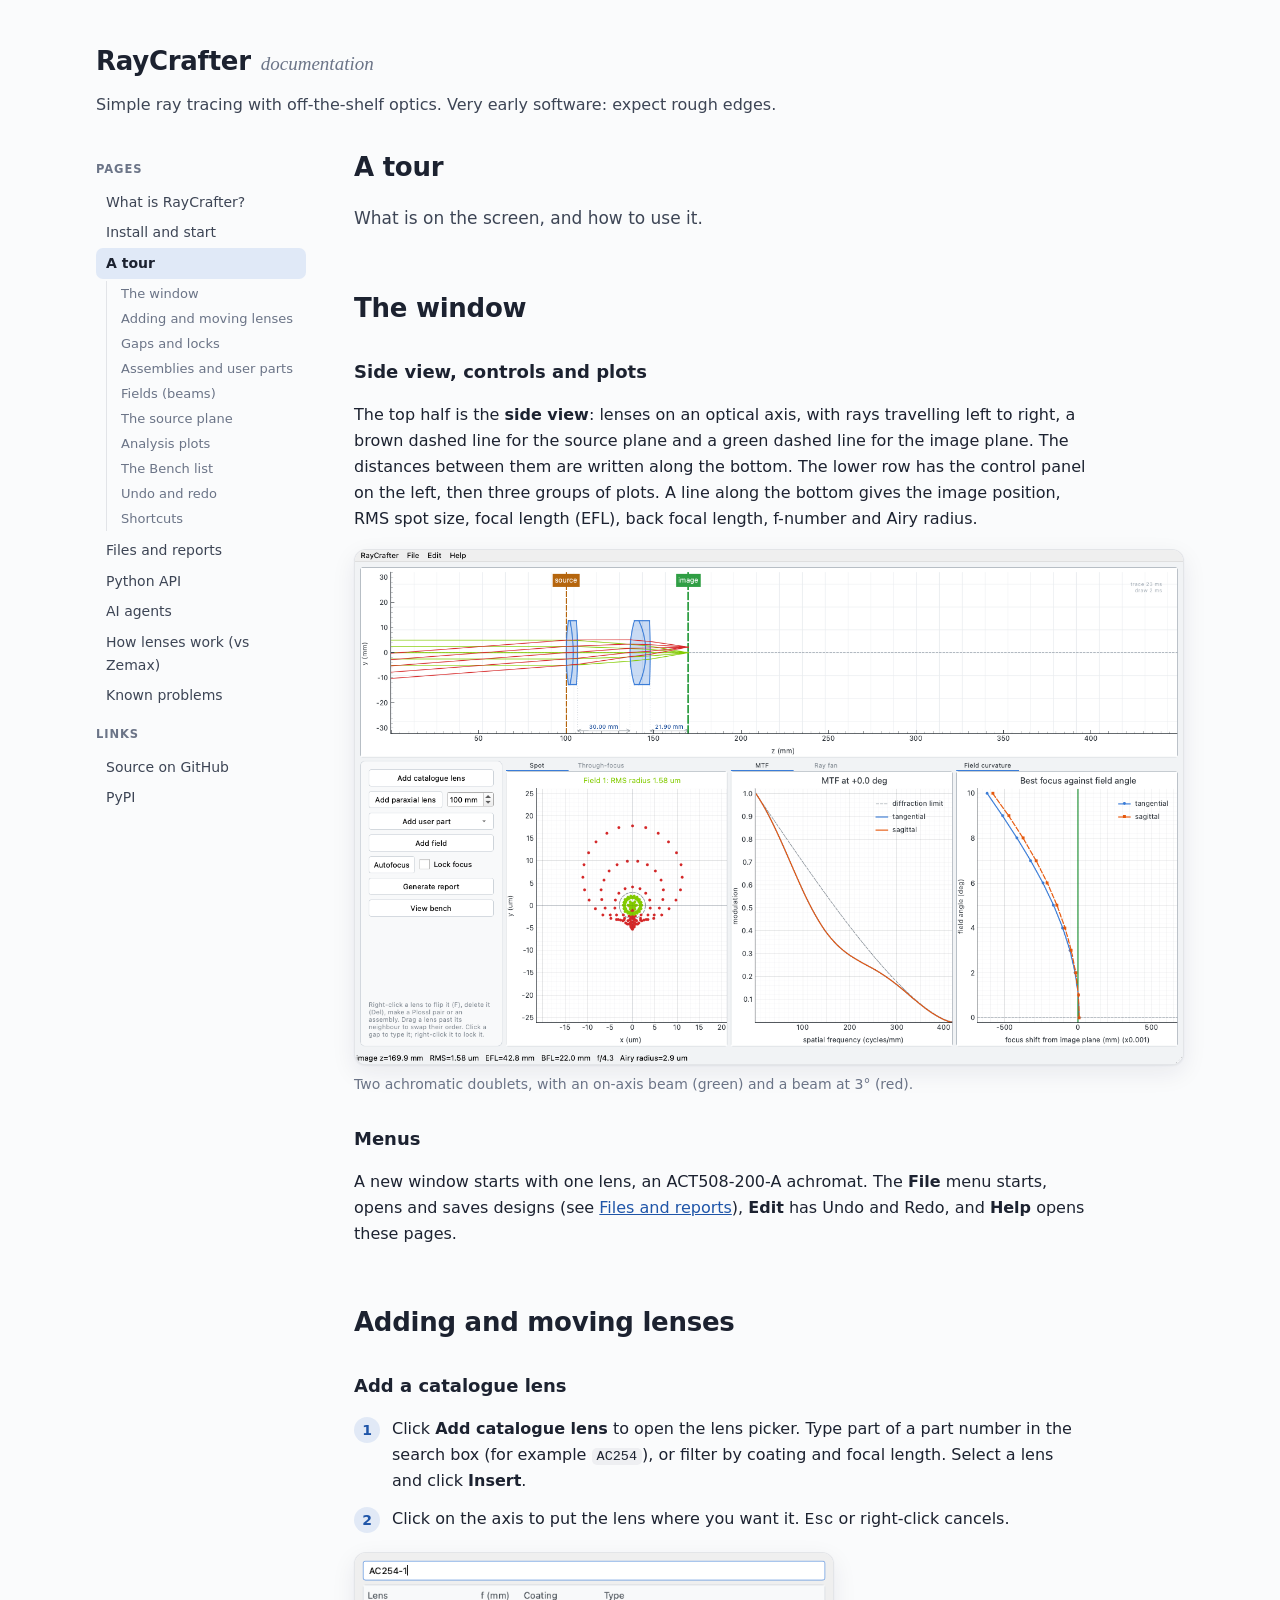
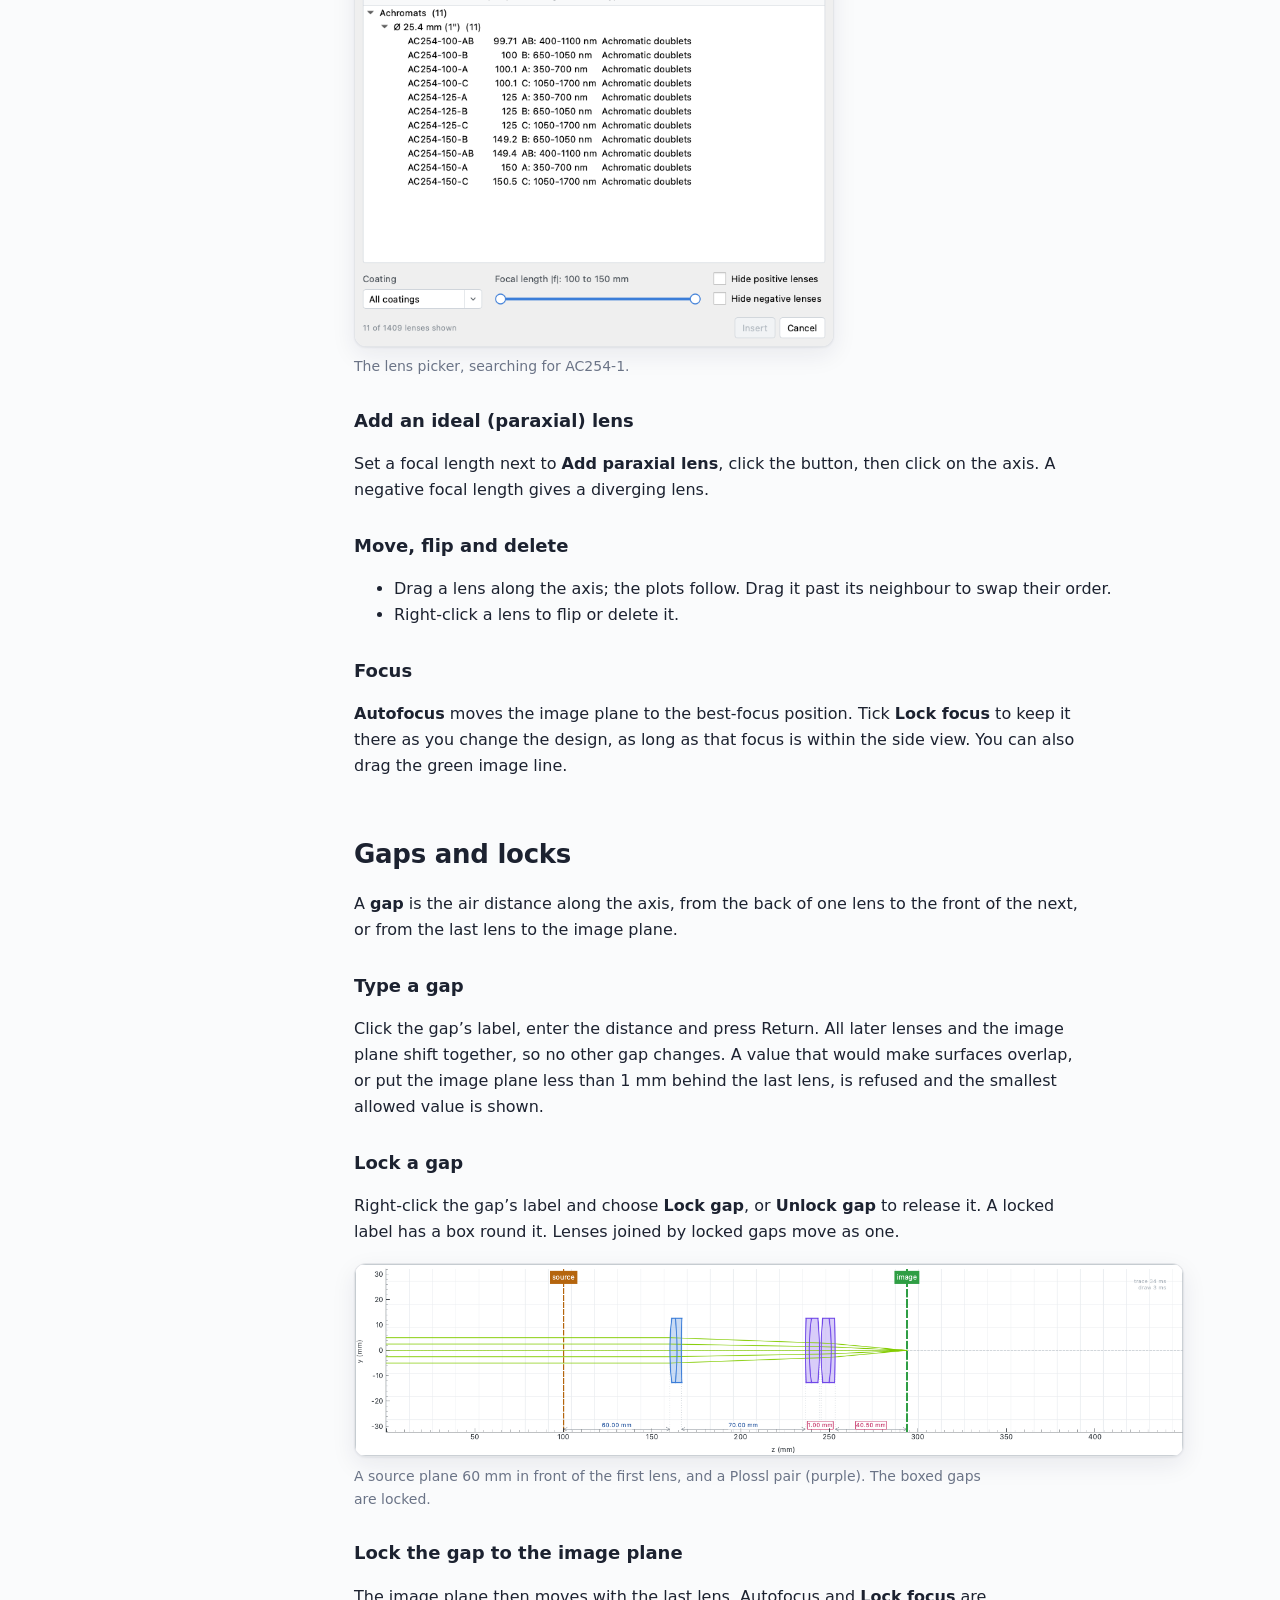
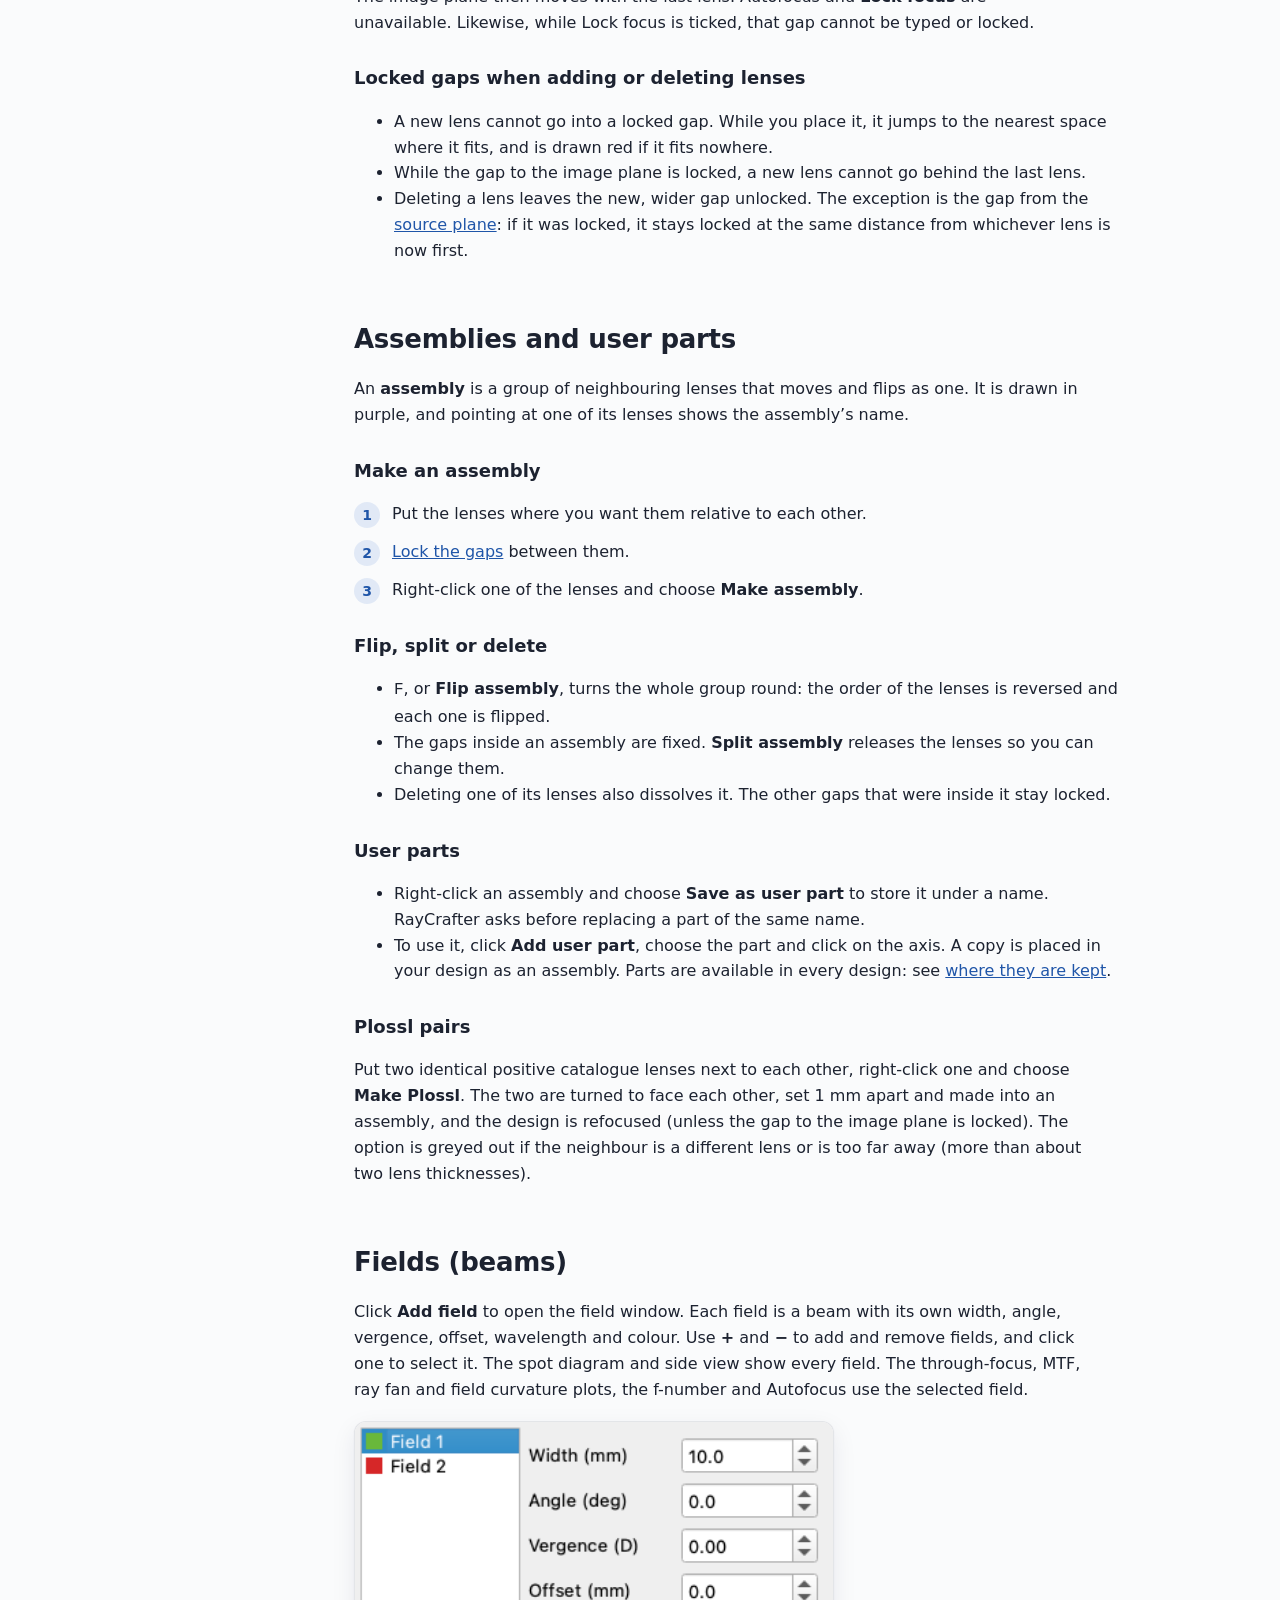
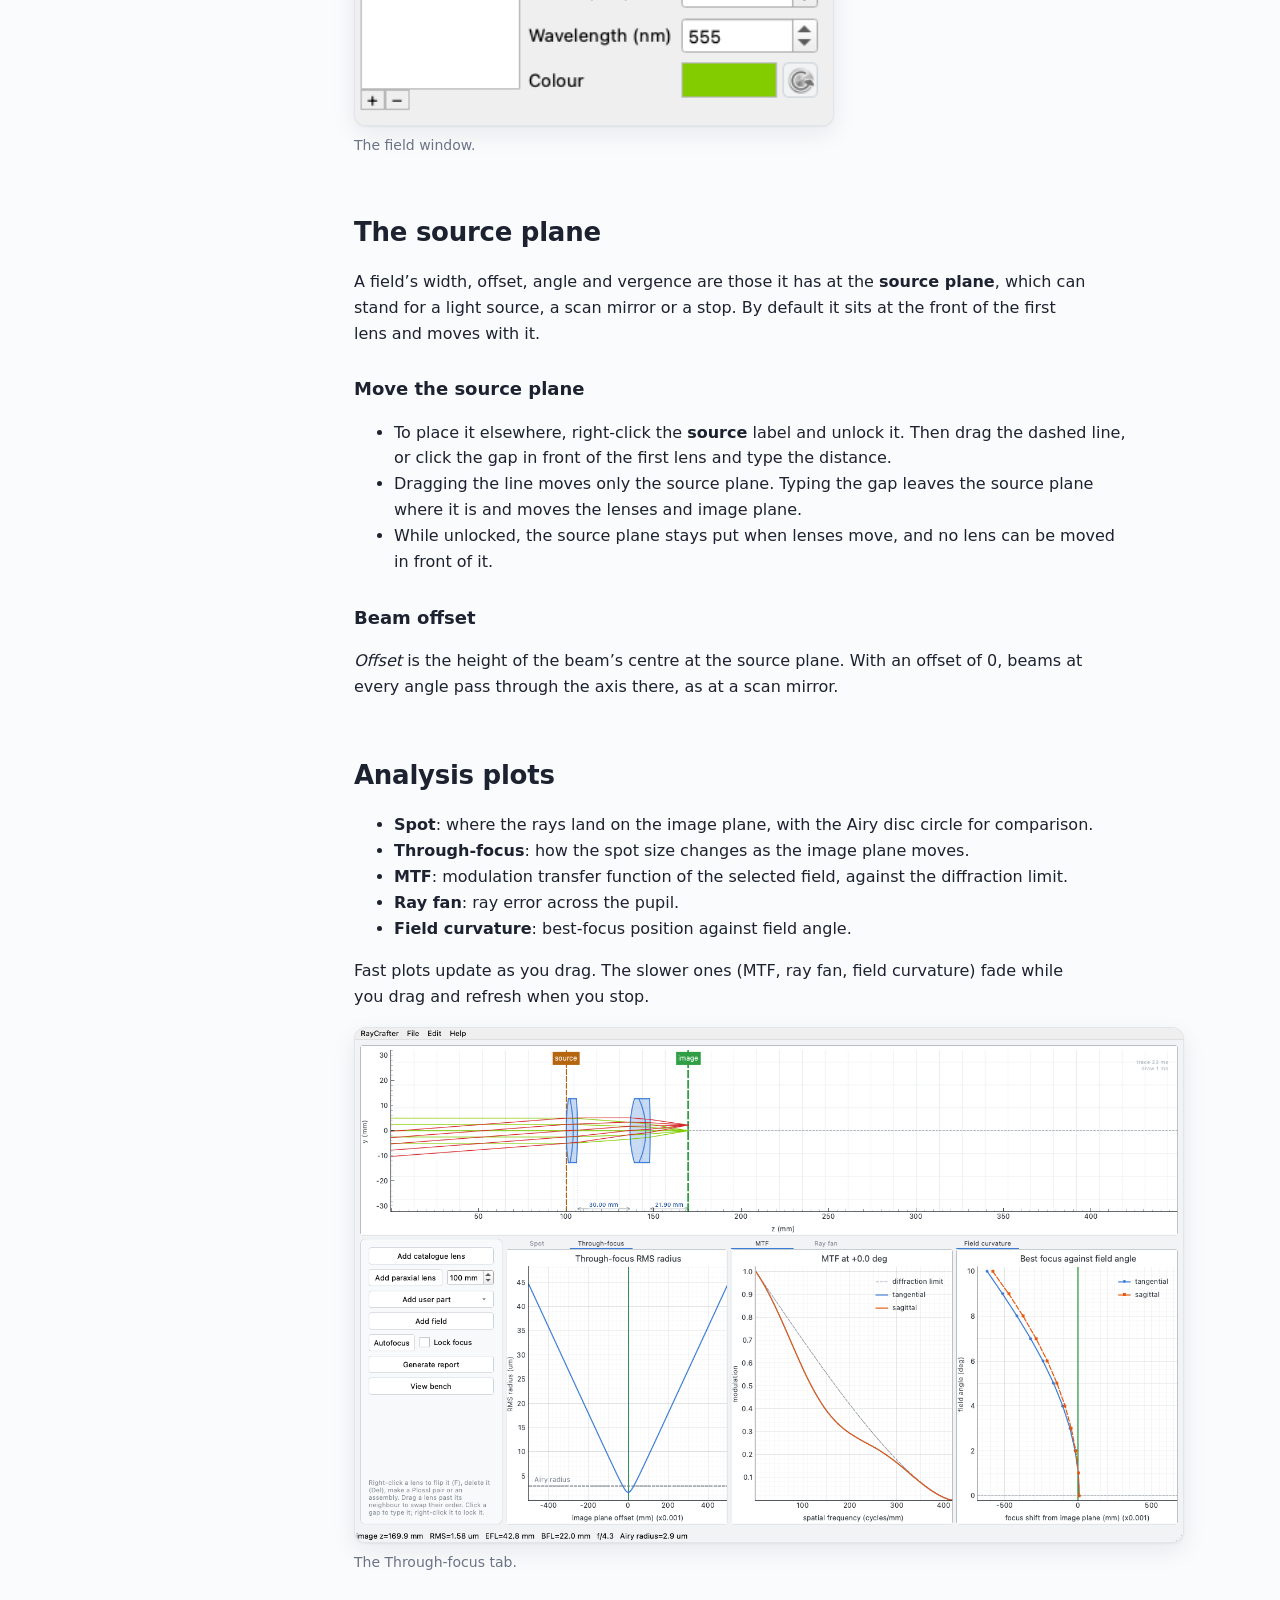
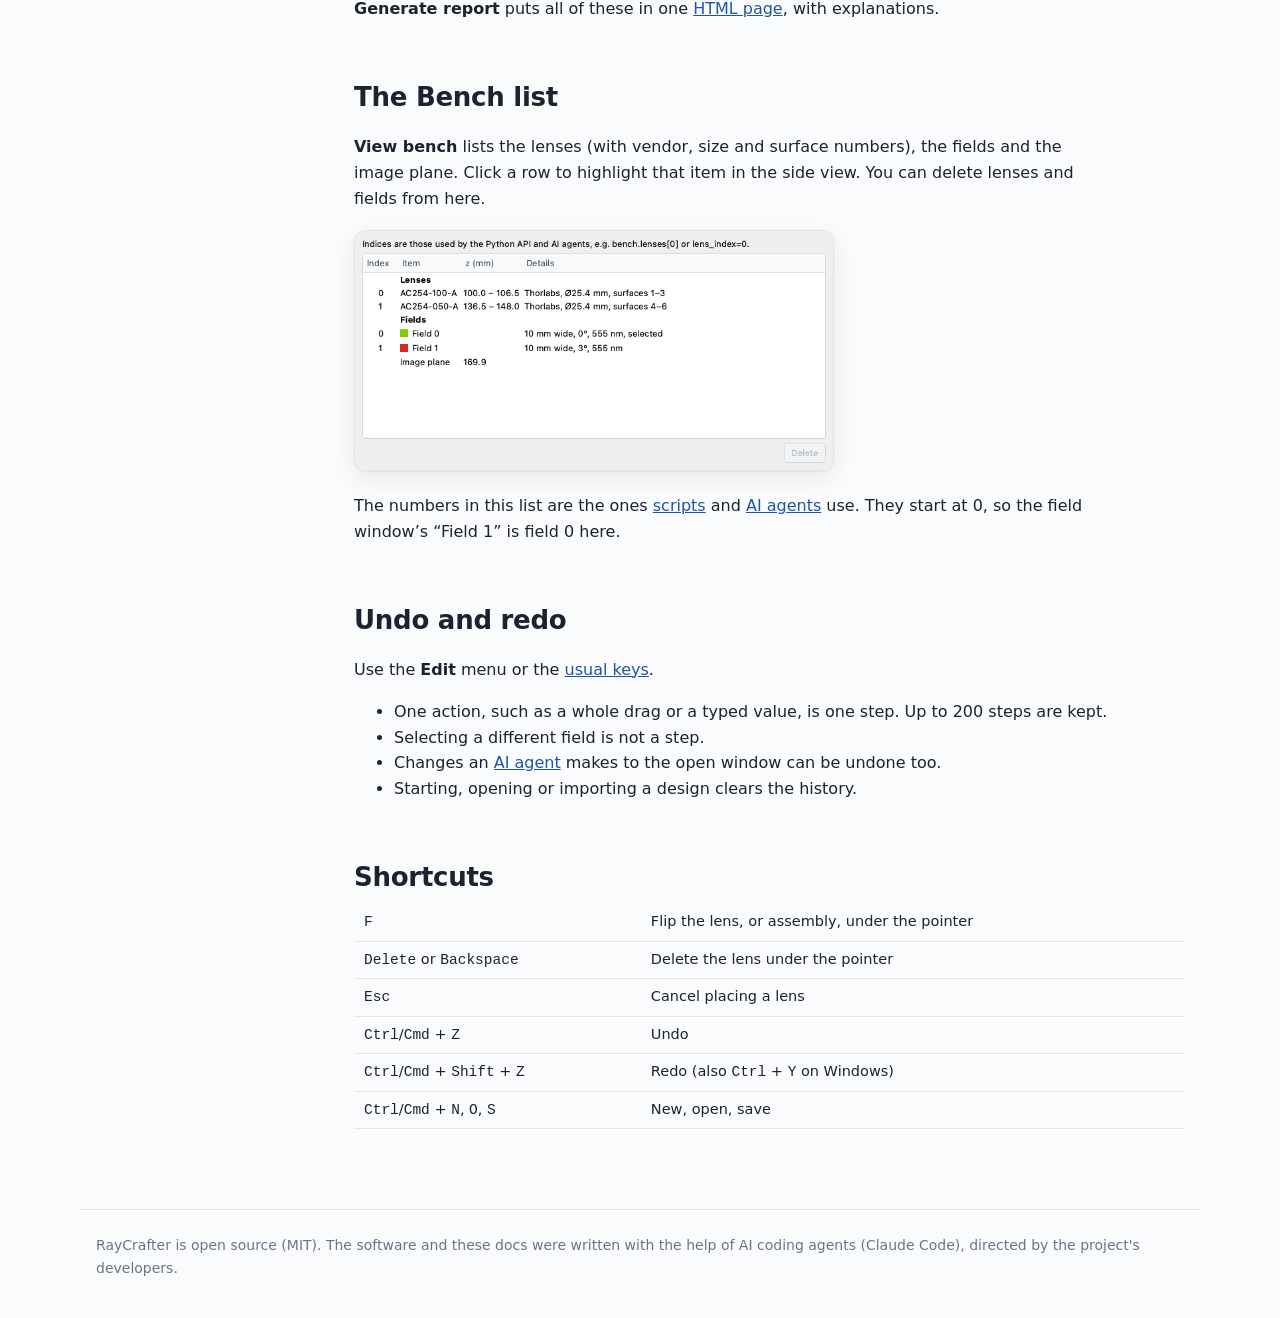
<file: tour.html>
<!doctype html>
<html lang="en">
<head>
<meta charset="utf-8">
<meta name="viewport" content="width=device-width, initial-scale=1">
<title>A tour · RayCrafter docs</title>
<meta name="description" content="A tour of the RayCrafter window: side view, lens picker, fields and analysis plots.">
<link rel="stylesheet" href="style.css">
</head>
<body>
<header>
  <div class="brand"><b>RayCrafter</b><span>documentation</span></div>
  <p>Simple ray tracing with off-the-shelf optics. Very early software: expect rough edges.</p>
</header>
<div class="wrap">
<nav>
  <b>Pages</b>
  <a href="index.html">What is RayCrafter?</a>
  <a href="install.html">Install and start</a>
  <a href="tour.html" class="here">A tour</a>
  <div class="sub">
    <a href="tour.html#window">The window</a>
    <a href="tour.html#lenses">Adding and moving lenses</a>
    <a href="tour.html#gaps">Gaps and locks</a>
    <a href="tour.html#assemblies">Assemblies and user parts</a>
    <a href="tour.html#fields">Fields (beams)</a>
    <a href="tour.html#source">The source plane</a>
    <a href="tour.html#analysis">Analysis plots</a>
    <a href="tour.html#bench">The Bench list</a>
    <a href="tour.html#undo">Undo and redo</a>
    <a href="tour.html#keys">Shortcuts</a>
  </div>
  <a href="files.html">Files and reports</a>
  <a href="python-api.html">Python API</a>
  <a href="agents.html">AI agents</a>
  <a href="lens-model.html">How lenses work (vs Zemax)</a>
  <a href="known-problems.html">Known problems</a>
  <b>Links</b>
  <a href="https://github.com/raycrafter-optical-design/raycrafter">Source on GitHub</a>
  <a href="https://pypi.org/project/raycrafter/">PyPI</a>
</nav>
<main>
<h2 style="margin-top:10px">A tour</h2>
<p class="lead">What is on the screen, and how to use it.</p>

<h2 id="window">The window</h2>
<h3 id="side-view">Side view, controls and plots</h3>
<p>The top half is the <b>side view</b>: lenses on an optical axis, with rays travelling left to right, a brown dashed
line for the source plane and a green dashed line for the image plane. The distances between them are written along the
bottom. The lower row has the control panel on the left, then three groups of plots. A line along the bottom gives the
image position, RMS spot size, focal length (EFL), back focal length, f-number and Airy radius.</p>
<figure><a href="img/main-window.png" title="Open full size"><img src="img/main-window.png" alt="The main window with two achromats and two fields"></a><figcaption>Two achromatic doublets, with an on-axis beam (green) and a beam at 3° (red).</figcaption></figure>
<h3 id="menus">Menus</h3>
<p>A new window starts with one lens, an ACT508-200-A achromat. The <b>File</b> menu starts, opens and saves designs
(see <a href="files.html">Files and reports</a>), <b>Edit</b> has Undo and Redo, and <b>Help</b> opens these pages.</p>


<h2 id="lenses">Adding and moving lenses</h2>
<h3 id="add-lens">Add a catalogue lens</h3>
<ol class="steps">
  <li>Click <b>Add catalogue lens</b> to open the lens picker. Type part of a part number in the search box
      (for example <code>AC254</code>), or filter by coating and focal length. Select a lens and click <b>Insert</b>.</li>
  <li>Click on the axis to put the lens where you want it. <kbd>Esc</kbd> or right-click cancels.</li>
</ol>
<figure class="small"><a href="img/lens-picker.png" title="Open full size"><img src="img/lens-picker.png" alt="The lens picker dialog filtered to AC254-1 achromats"></a><figcaption>The lens picker, searching for AC254-1.</figcaption></figure>

<h3 id="paraxial">Add an ideal (paraxial) lens</h3>
<p>Set a focal length next to <b>Add paraxial lens</b>, click the button, then click on the axis. A negative focal
length gives a diverging lens.</p>

<h3 id="move-lens">Move, flip and delete</h3>
<ul>
  <li>Drag a lens along the axis; the plots follow. Drag it past its neighbour to swap their order.</li>
  <li>Right-click a lens to flip or delete it.</li>
</ul>

<h3 id="focus">Focus</h3>
<p><b>Autofocus</b> moves the image plane to the best-focus position. Tick <b>Lock focus</b> to keep it there as you
change the design, as long as that focus is within the side view. You can also drag the green image line.</p>


<h2 id="gaps">Gaps and locks</h2>
<p>A <b>gap</b> is the air distance along the axis, from the back of one lens to the front of the next, or from the last
lens to the image plane.</p>

<h3 id="type-gap">Type a gap</h3>
<p>Click the gap&rsquo;s label, enter the distance and press Return. All later lenses and the image plane shift
together, so no other gap changes. A value that would make surfaces overlap, or put the image plane less than
1&nbsp;mm behind the last lens, is refused and the smallest allowed value is shown.</p>

<h3 id="lock-gap">Lock a gap</h3>
<p>Right-click the gap&rsquo;s label and choose <b>Lock gap</b>, or <b>Unlock gap</b> to release it. A locked label has
a box round it. Lenses joined by locked gaps move as one.</p>
<figure><a href="img/gaps.png" title="Open full size"><img src="img/gaps.png" alt="Side view with a source plane, a single lens, a Plossl pair and locked gaps"></a><figcaption>A source plane 60&nbsp;mm in front of the first lens, and a Plossl pair (purple). The boxed gaps are locked.</figcaption></figure>

<h3 id="lock-image-gap">Lock the gap to the image plane</h3>
<p>The image plane then moves with the last lens. Autofocus and <b>Lock focus</b> are unavailable. Likewise, while
Lock focus is ticked, that gap cannot be typed or locked.</p>

<h3 id="locks-add-delete">Locked gaps when adding or deleting lenses</h3>
<ul>
  <li>A new lens cannot go into a locked gap. While you place it, it jumps to the nearest space where it fits, and is
      drawn red if it fits nowhere.</li>
  <li>While the gap to the image plane is locked, a new lens cannot go behind the last lens.</li>
  <li>Deleting a lens leaves the new, wider gap unlocked. The exception is the gap from the
      <a href="#source">source plane</a>: if it was locked, it stays locked at the same distance from whichever lens is
      now first.</li>
</ul>


<h2 id="assemblies">Assemblies and user parts</h2>
<p>An <b>assembly</b> is a group of neighbouring lenses that moves and flips as one. It is drawn in purple, and
pointing at one of its lenses shows the assembly&rsquo;s name.</p>

<h3 id="make-assembly">Make an assembly</h3>
<ol class="steps">
  <li>Put the lenses where you want them relative to each other.</li>
  <li><a href="#lock-gap">Lock the gaps</a> between them.</li>
  <li>Right-click one of the lenses and choose <b>Make assembly</b>.</li>
</ol>

<h3 id="flip-assembly">Flip, split or delete</h3>
<ul>
  <li><kbd>F</kbd>, or <b>Flip assembly</b>, turns the whole group round: the order of the lenses is reversed and each one
      is flipped.</li>
  <li>The gaps inside an assembly are fixed. <b>Split assembly</b> releases the lenses so you can change them.</li>
  <li>Deleting one of its lenses also dissolves it. The other gaps that were inside it stay locked.</li>
</ul>

<h3 id="user-parts">User parts</h3>
<ul>
  <li>Right-click an assembly and choose <b>Save as user part</b> to store it under a name. RayCrafter asks before
      replacing a part of the same name.</li>
  <li>To use it, click <b>Add user part</b>, choose the part and click on the axis. A copy is placed in your design as an
      assembly. Parts are available in every design: see <a href="files.html#parts">where they are kept</a>.</li>
</ul>

<h3 id="plossl">Plossl pairs</h3>
<p>Put two identical positive catalogue lenses next to each other, right-click one and choose <b>Make Plossl</b>. The two
are turned to face each other, set 1&nbsp;mm apart and made into an assembly, and the design is refocused (unless the
gap to the image plane is locked). The option is greyed out if the neighbour is a different lens or is too far away
(more than about two lens thicknesses).</p>


<h2 id="fields">Fields (beams)</h2>
<p>Click <b>Add field</b> to open the field window. Each field is a beam with its own width, angle, vergence,
offset, wavelength and colour. Use <b>+</b> and <b>−</b> to add and remove fields, and click one to select it. The spot
diagram and side view show every field. The through-focus, MTF, ray fan and field curvature plots, the f-number and
Autofocus use the selected field.</p>
<figure class="small"><a href="img/field-window.png" title="Open full size"><img src="img/field-window.png" alt="The field window listing two fields and the width, angle, vergence, offset, wavelength and colour of the first"></a><figcaption>The field window.</figcaption></figure>


<h2 id="source">The source plane</h2>
<p>A field&rsquo;s width, offset, angle and vergence are those it has at the <b>source plane</b>, which can stand for a
light source, a scan mirror or a stop. By default it sits at the front of the first lens and moves with it.</p>

<h3 id="move-source">Move the source plane</h3>
<ul>
  <li>To place it elsewhere, right-click the <b>source</b> label and unlock it. Then drag the dashed line, or click the
      gap in front of the first lens and type the distance.</li>
  <li>Dragging the line moves only the source plane. Typing the gap leaves the source plane where it is and moves the
      lenses and image plane.</li>
  <li>While unlocked, the source plane stays put when lenses move, and no lens can be moved in front of it.</li>
</ul>

<h3 id="offset">Beam offset</h3>
<p><i>Offset</i> is the height of the beam&rsquo;s centre at the source plane. With an offset of 0, beams at every angle
pass through the axis there, as at a scan mirror.</p>


<h2 id="analysis">Analysis plots</h2>
<ul>
  <li><b>Spot</b>: where the rays land on the image plane, with the Airy disc circle for comparison.</li>
  <li><b>Through-focus</b>: how the spot size changes as the image plane moves.</li>
  <li><b>MTF</b>: modulation transfer function of the selected field, against the diffraction limit.</li>
  <li><b>Ray fan</b>: ray error across the pupil.</li>
  <li><b>Field curvature</b>: best-focus position against field angle.</li>
</ul>
<p>Fast plots update as you drag. The slower ones (MTF, ray fan, field curvature) fade while you drag and refresh when you stop.</p>
<figure><a href="img/through-focus.png" title="Open full size"><img src="img/through-focus.png" alt="The window with the through-focus tab selected"></a><figcaption>The Through-focus tab.</figcaption></figure>
<p><b>Generate report</b> puts all of these in one <a href="files.html#report">HTML page</a>, with explanations.</p>


<h2 id="bench">The Bench list</h2>
<p><b>View bench</b> lists the lenses (with vendor, size and surface numbers), the fields and the image plane. Click a
row to highlight that item in the side view. You can delete lenses and fields from here.</p>
<figure class="small"><a href="img/bench-viewer.png" title="Open full size"><img src="img/bench-viewer.png" alt="The Bench list showing two lenses, two fields and the image plane"></a></figure>
<p>The numbers in this list are the ones <a href="python-api.html">scripts</a> and <a href="agents.html">AI agents</a>
use. They start at 0, so the field window&rsquo;s &ldquo;Field 1&rdquo; is field 0 here.</p>


<h2 id="undo">Undo and redo</h2>
<p>Use the <b>Edit</b> menu or the <a href="#keys">usual keys</a>.</p>
<ul>
  <li>One action, such as a whole drag or a typed value, is one step. Up to 200 steps are kept.</li>
  <li>Selecting a different field is not a step.</li>
  <li>Changes an <a href="agents.html">AI agent</a> makes to the open window can be undone too.</li>
  <li>Starting, opening or importing a design clears the history.</li>
</ul>


<h2 id="keys">Shortcuts</h2>
<div class="table"><table>
<tr><td><kbd>F</kbd></td><td>Flip the lens, or assembly, under the pointer</td></tr>
<tr><td><kbd>Delete</kbd> or <kbd>Backspace</kbd></td><td>Delete the lens under the pointer</td></tr>
<tr><td><kbd>Esc</kbd></td><td>Cancel placing a lens</td></tr>
<tr><td><kbd>Ctrl</kbd>/<kbd>Cmd</kbd> + <kbd>Z</kbd></td><td>Undo</td></tr>
<tr><td><kbd>Ctrl</kbd>/<kbd>Cmd</kbd> + <kbd>Shift</kbd> + <kbd>Z</kbd></td><td>Redo (also <kbd>Ctrl</kbd> + <kbd>Y</kbd> on Windows)</td></tr>
<tr><td><kbd>Ctrl</kbd>/<kbd>Cmd</kbd> + <kbd>N</kbd>, <kbd>O</kbd>, <kbd>S</kbd></td><td>New, open, save</td></tr>
</table></div>
</main>
</div>
<footer>RayCrafter is open source (MIT). The software and these docs were written with the help of AI coding agents (Claude Code), directed by the project's developers.</footer>
</body>
</html>
</file>
<file: style.css>
/* Shared style for the RayCrafter docs. Modelled on the RayMan guide. */
:root {
  --bg: #fafbfc; --surface: #ffffff; --text: #1c2230; --soft: #3d4555; --dim: #6b7487;
  --line: rgba(20, 30, 60, 0.10); --accent: #2f6fd0; --accent-ink: #1f55a8; --accent-soft: rgba(47, 111, 208, 0.12);
  --code: rgba(20, 30, 60, 0.05); --shadow: 0 1px 2px rgba(20, 30, 60, 0.06), 0 8px 24px rgba(20, 30, 60, 0.08);
}
@media (prefers-color-scheme: dark) {
  :root {
    --bg: #060913; --surface: #0c1122; --text: #e6ebf7; --soft: #c3cbdc; --dim: #8f9bb8;
    --line: rgba(255, 255, 255, 0.09); --accent: #6fa4f0; --accent-ink: #8db8f5; --accent-soft: rgba(111, 164, 240, 0.14);
    --code: rgba(255, 255, 255, 0.06); --shadow: 0 1px 2px rgba(0, 0, 0, 0.3), 0 10px 30px rgba(0, 0, 0, 0.4);
  }
}
* { box-sizing: border-box; }
html { scroll-behavior: smooth; }
body { margin: 0; background: var(--bg); color: var(--text); font: 16px/1.62 system-ui, -apple-system, "Segoe UI", sans-serif; }
.wrap { max-width: 1120px; margin: 0 auto; padding: 0 16px; display: grid; grid-template-columns: 210px minmax(0, 1fr); gap: 48px; }
header { max-width: 1120px; margin: 0 auto; padding: 40px 16px 8px; }
header .brand { display: flex; align-items: baseline; gap: 10px; }
header .brand b { font-size: 26px; letter-spacing: -0.01em; }
header .brand span { font: italic 19px Georgia, "Times New Roman", serif; color: var(--dim); }
header p { color: var(--soft); max-width: 70ch; margin: 10px 0 0; }
nav { position: sticky; top: 24px; align-self: start; padding-top: 34px; font-size: 14px;
  max-height: calc(100vh - 24px); overflow-y: auto; }
nav b { display: block; font-size: 11.5px; letter-spacing: .08em; text-transform: uppercase; color: var(--dim); margin: 14px 0 8px; }
nav b:first-child { margin-top: 0; }
nav a { display: block; color: var(--soft); text-decoration: none; padding: 4px 10px; border-radius: 7px; }
nav a:hover { background: var(--accent-soft); color: var(--text); }
nav a.here { background: var(--accent-soft); color: var(--text); font-weight: 600; }
nav .sub { margin: 2px 0 4px 10px; border-left: 1px solid var(--line); padding-left: 4px; }
nav .sub a { font-size: 13px; color: var(--dim); padding: 2px 10px; }
main { min-width: 0; padding-bottom: 80px; }
a { color: var(--accent-ink); }
h2 { font-size: 26px; letter-spacing: -0.01em; margin: 44px 0 6px; padding-top: 10px; }
h3 { font-size: 18px; margin: 28px 0 4px; }
p, li { max-width: 72ch; }
.lead { color: var(--soft); font-size: 17px; }
figure { margin: 18px 0 22px; }
figure a { display: block; }
figure img { display: block; width: 100%; height: auto; border-radius: 12px; border: 1px solid var(--line); box-shadow: var(--shadow); background: #fafbfc; }
figure.small img { max-width: 480px; }
figcaption { font-size: 14px; color: var(--dim); margin-top: 8px; max-width: 72ch; }
.steps { counter-reset: s; padding: 0; list-style: none; }
.steps > li { counter-increment: s; position: relative; padding-left: 38px; margin: 12px 0; }
.steps > li::before { content: counter(s); position: absolute; left: 0; top: 1px; width: 26px; height: 26px; border-radius: 50%;
  background: var(--accent-soft); color: var(--accent-ink); font-weight: 650; font-size: 14px; display: grid; place-items: center; }
code { font: 13.5px ui-monospace, SFMono-Regular, Menlo, monospace; background: var(--code); padding: 1px 5px; border-radius: 5px; }
pre { background: var(--code); border: 1px solid var(--line); border-radius: 10px; padding: 12px 14px; overflow-x: auto; max-width: 100%; }
pre code { background: none; padding: 0; font-size: 13px; line-height: 1.5; }
.note { background: var(--surface); border: 1px solid var(--line); border-left: 3px solid var(--accent); border-radius: 10px; padding: 12px 16px; margin: 18px 0; max-width: 72ch; }
.note p { margin: 4px 0; }
.note.warn { border-left-color: #e0782a; }
.problems { padding-left: 20px; }
.problems li { margin: 12px 0; }
footer { max-width: 1120px; margin: 0 auto; padding: 24px 16px 48px; color: var(--dim); font-size: 14px; border-top: 1px solid var(--line); }
@media (max-width: 800px) { .wrap { grid-template-columns: 1fr; gap: 0; } nav { position: static; max-height: none; padding-top: 12px; }
  nav .sub { display: flex; flex-wrap: wrap; } }
pre.ipython .in { color: #2e8b45; font-weight: 650; }
pre.ipython .out { color: #c4442f; font-weight: 650; }
.table { overflow-x: auto; }
table { border-collapse: collapse; font-size: 14.5px; width: 100%; }
th, td { text-align: left; vertical-align: top; padding: 6px 10px; border-bottom: 1px solid var(--line); }
th { padding-top: 18px; }
pre.ipython code { white-space: pre-wrap; overflow-wrap: anywhere; }
</file>
